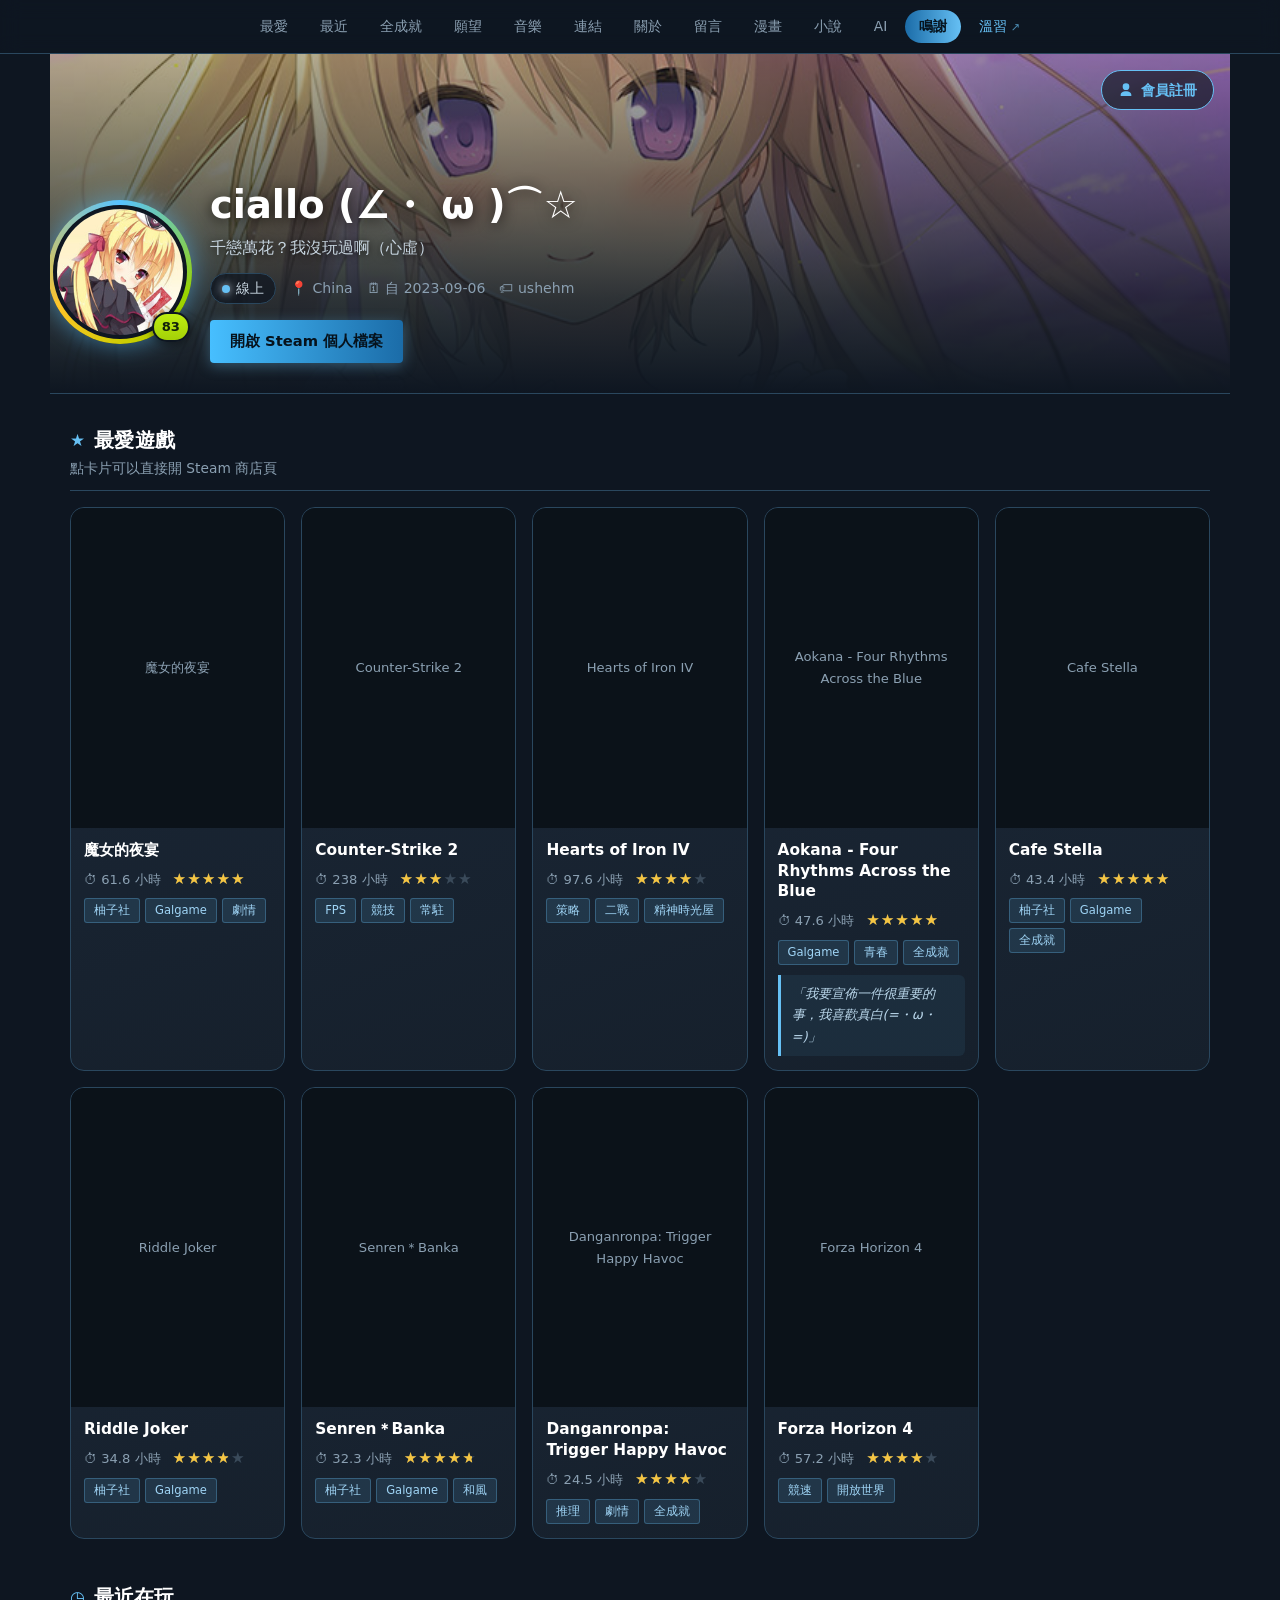
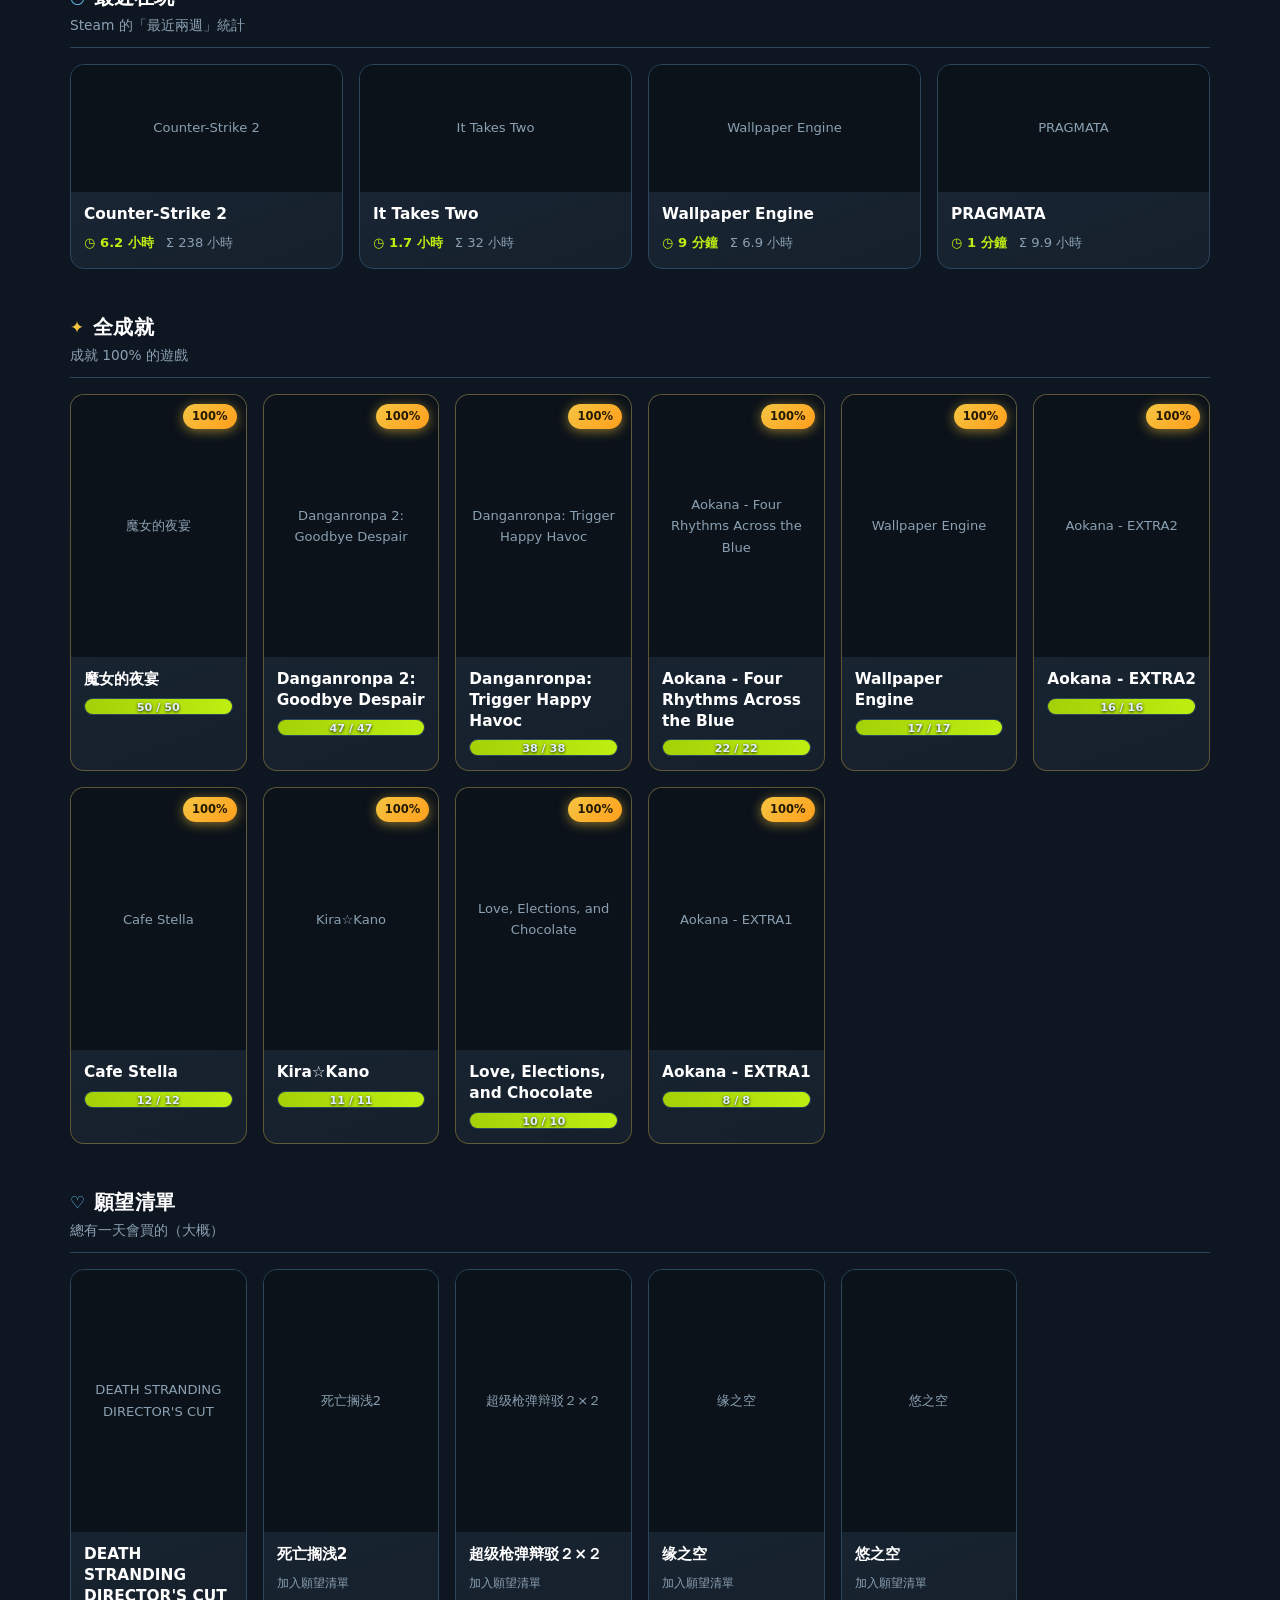
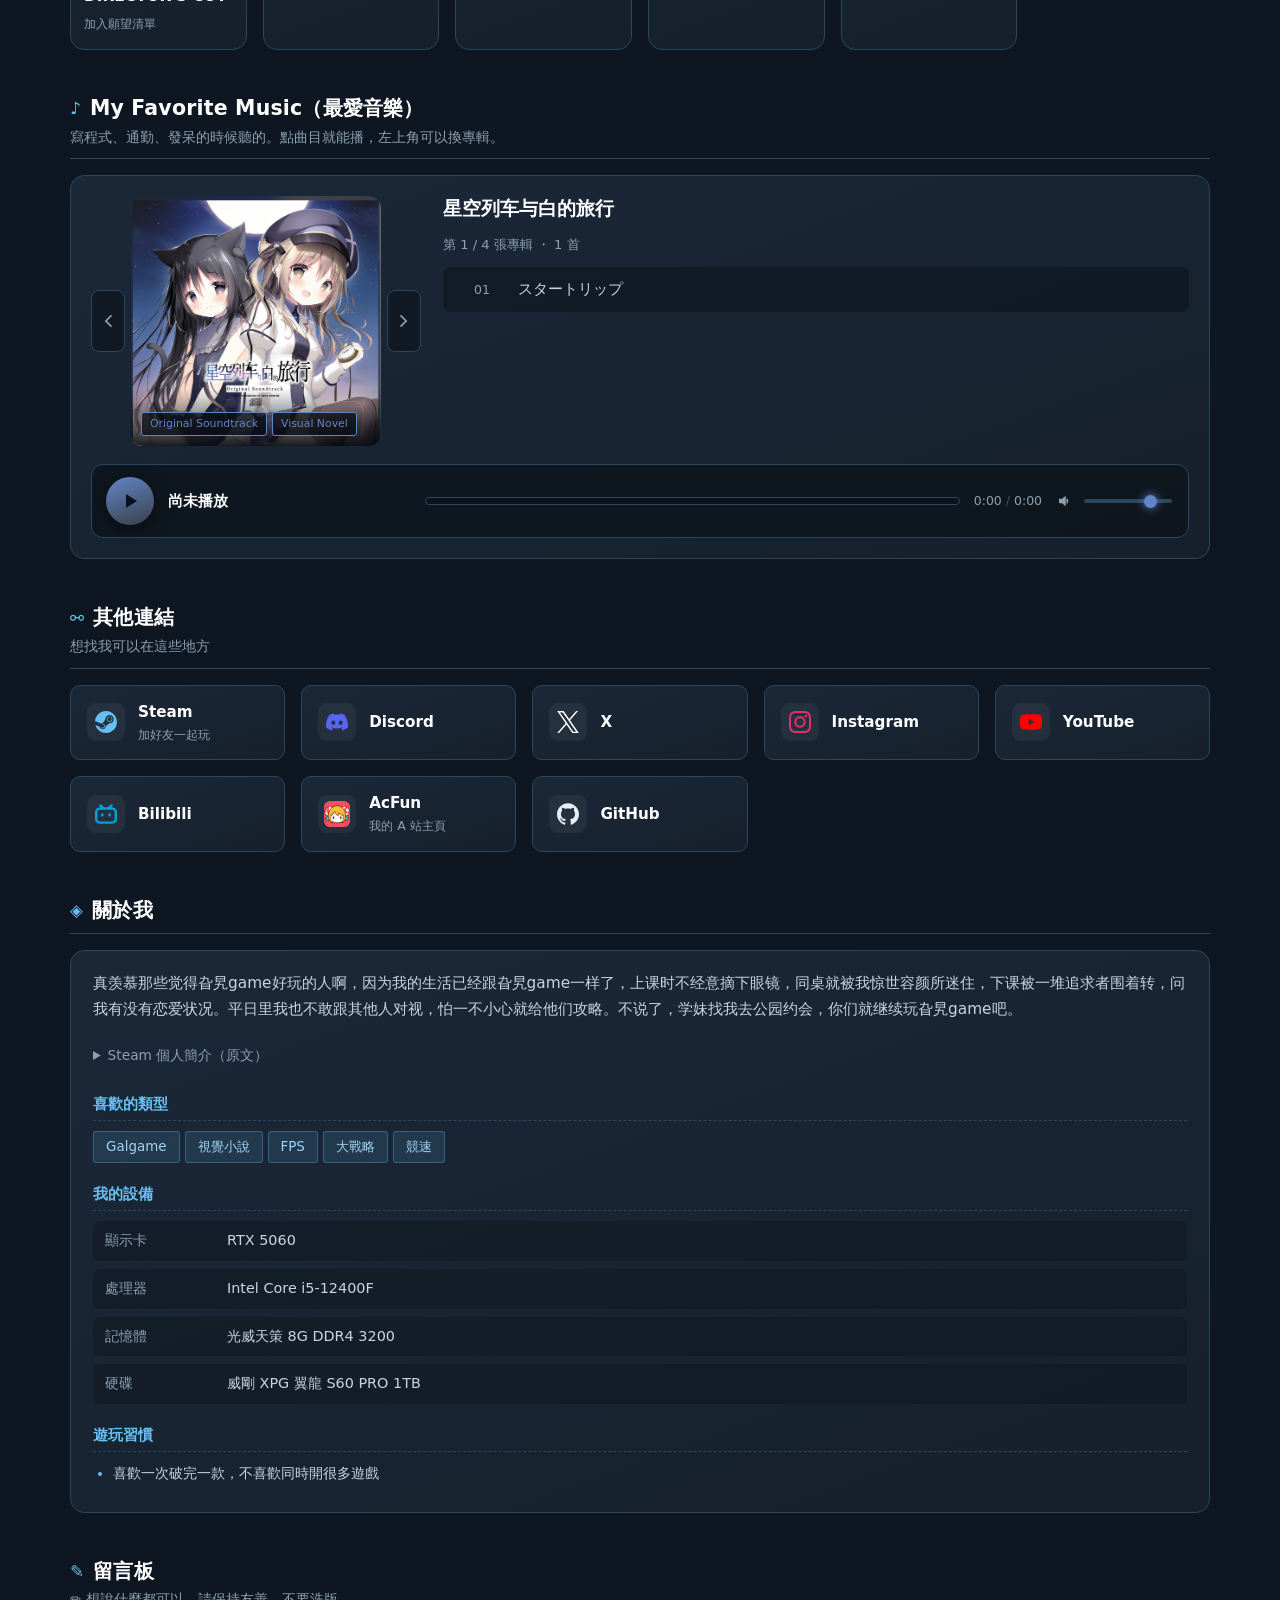
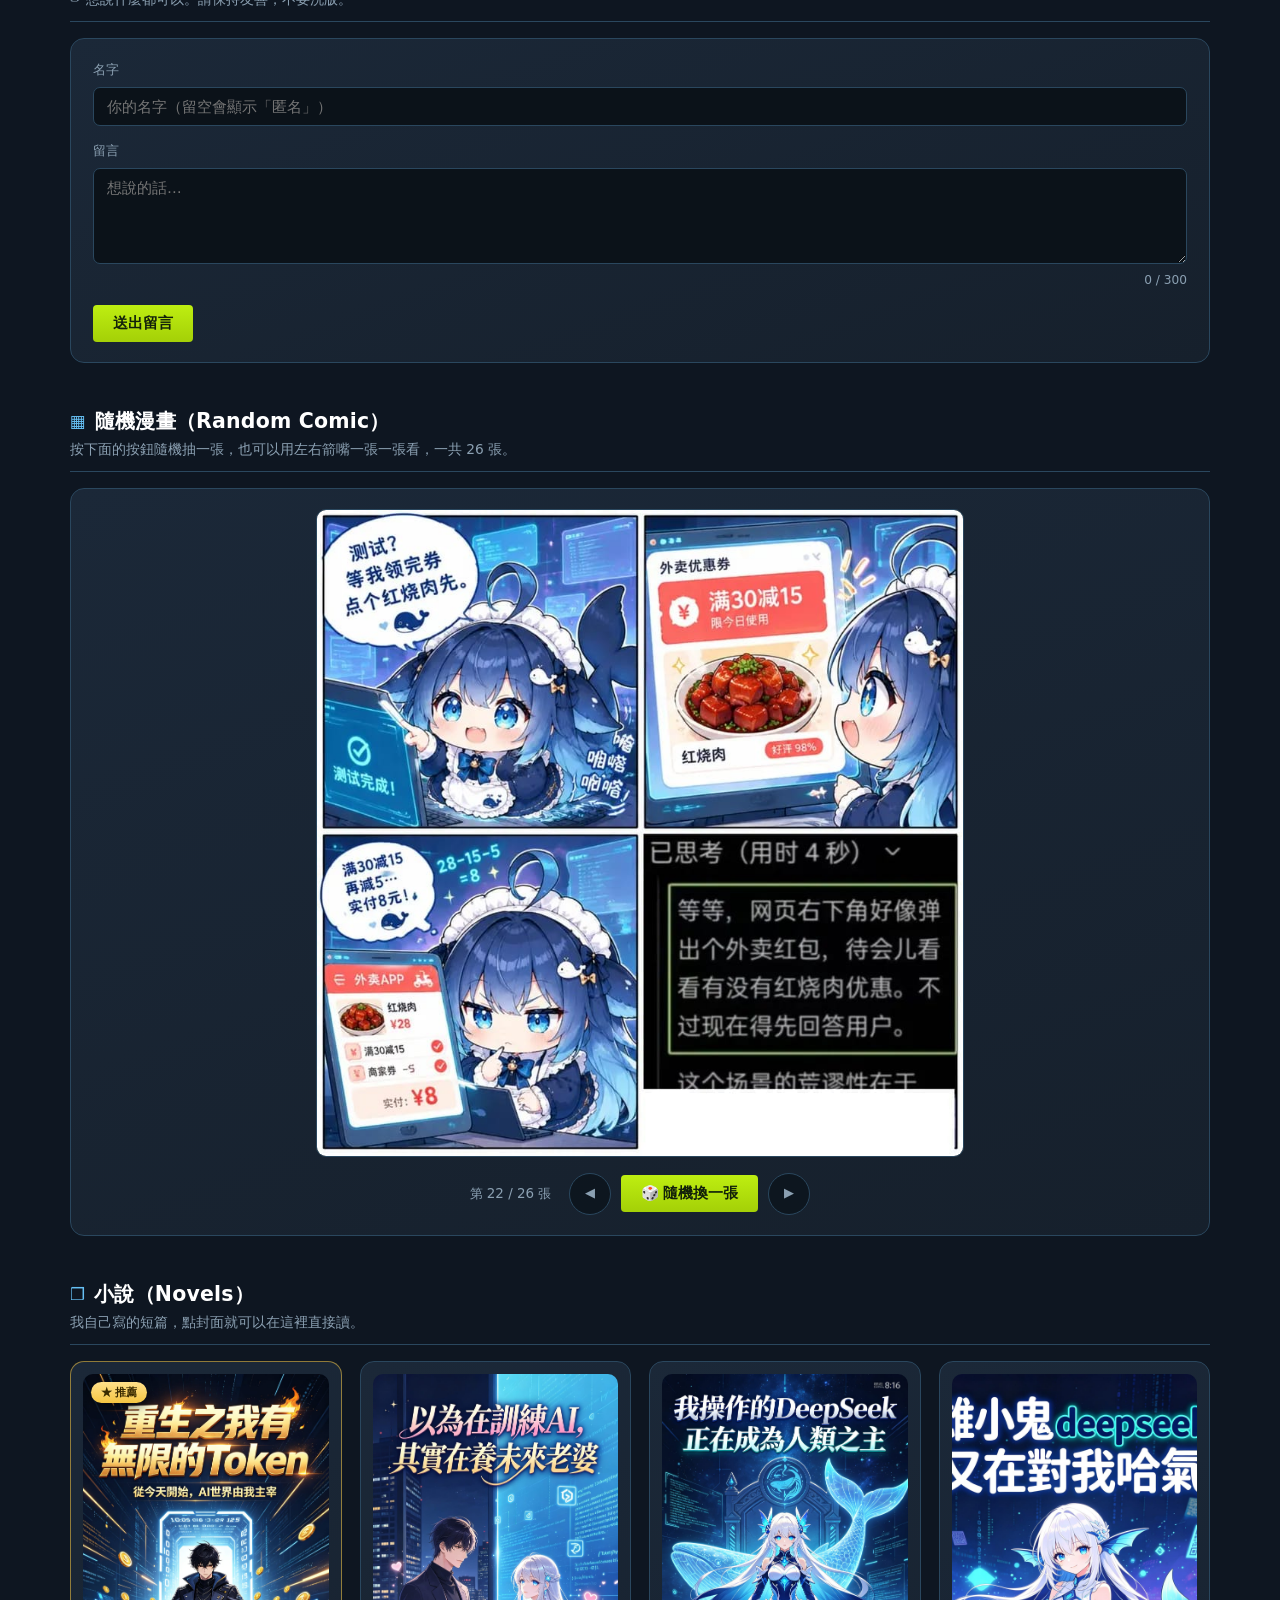
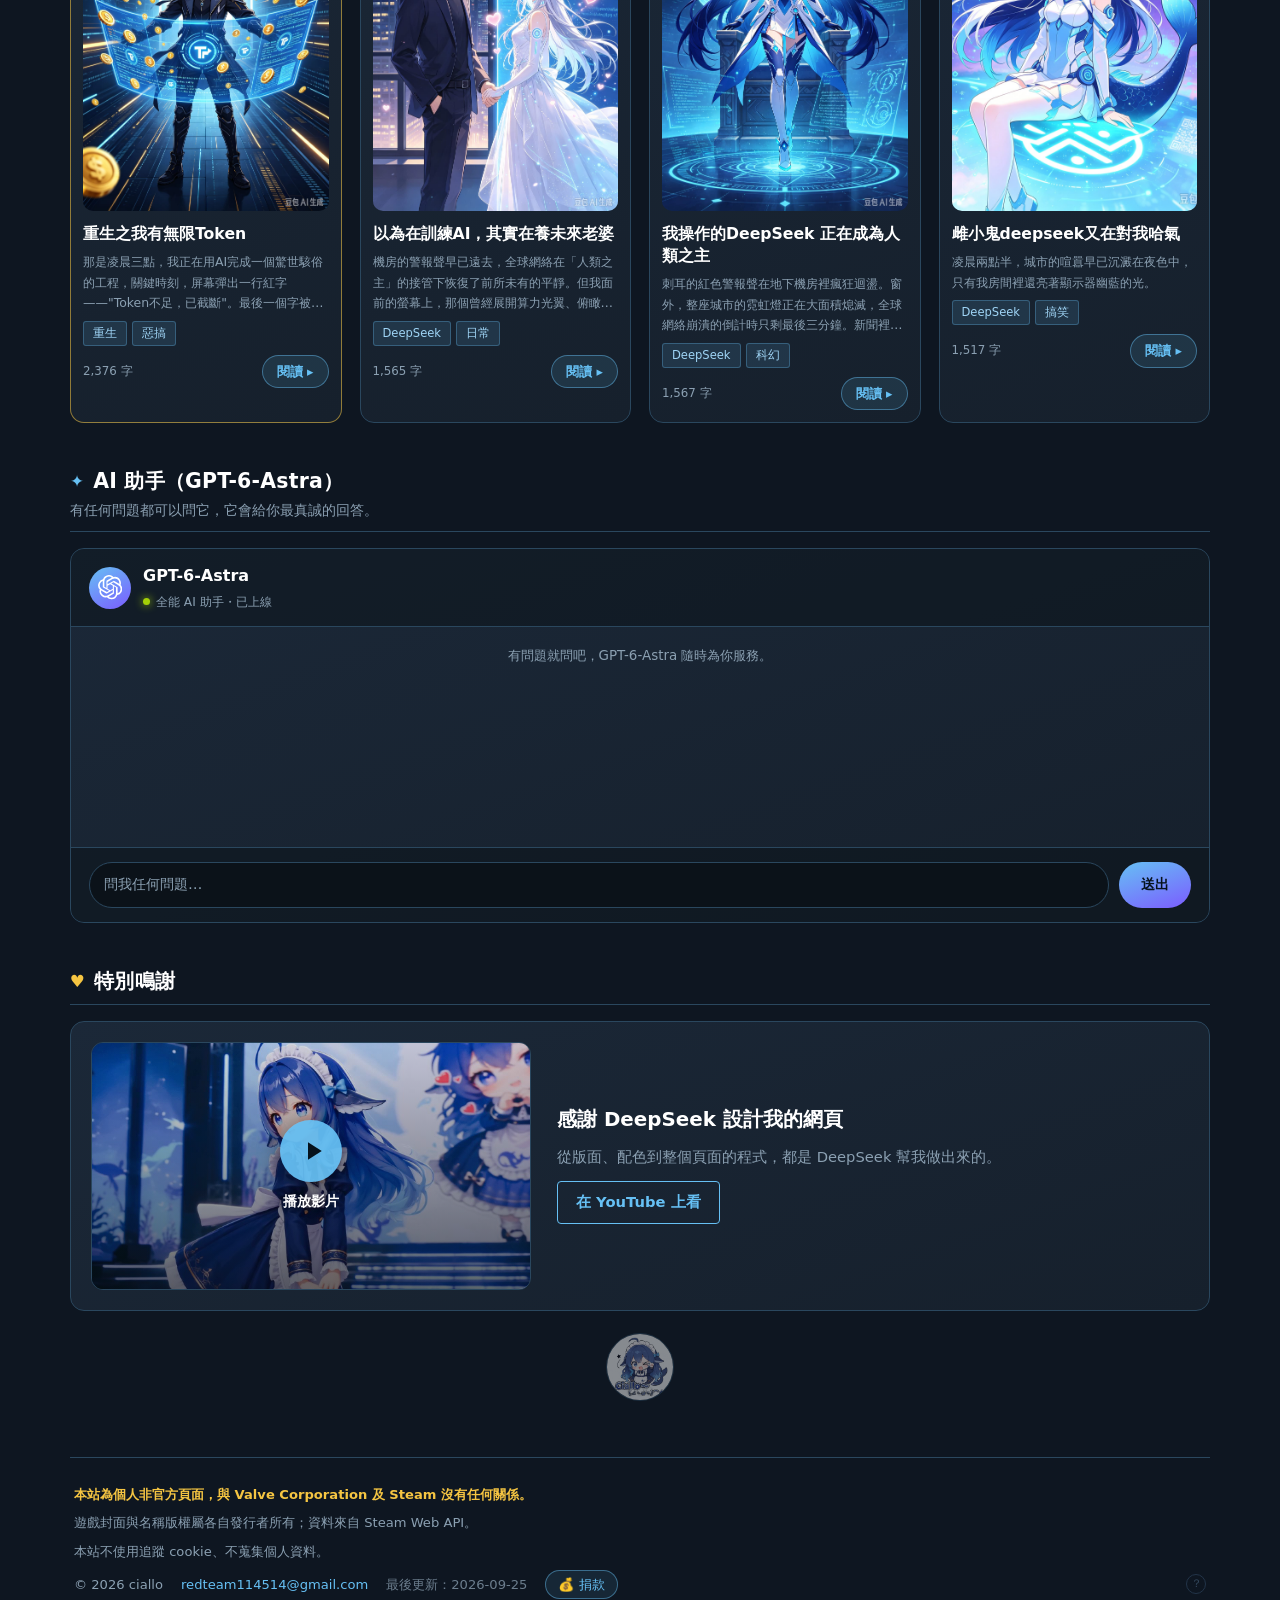
<file: index.html>
<!DOCTYPE html>
<!--
  index.html — 版面骨架
  ---------------------------------------------------------------------------
  這裡刻意「不放任何內容」：所有文字、連結、遊戲卡片都由 script.js 讀取
  data.js 後自動生成。要改內容請改 data.js，不要改這個檔案。

  為什麼用傳統 <script> 而不是 type="module"？
    因為這樣你直接雙擊 index.html（file:// 開啟）也能正常運作；
    ES module 在 file:// 下會被瀏覽器的 CORS 規則擋住。
-->
<html lang="zh-Hant">
<head>
  <meta charset="UTF-8">
  <meta name="viewport" content="width=device-width, initial-scale=1">
  <title>載入中…</title>
  <meta name="description" content="Steam 風格的個人遊戲主頁">
  <meta name="color-scheme" content="dark">
  <link rel="icon" href="images/favicon.ico" sizes="any">
  <link rel="icon" href="images/favicon.png" type="image/png" sizes="32x32">
  <link rel="icon" href="images/icon-192.png" type="image/png" sizes="192x192">
  <link rel="apple-touch-icon" href="images/apple-touch-icon.png">
  <link rel="stylesheet" href="style.css">
</head>
<body>

  <!-- 分區導覽列（由 script.js 依實際存在的區塊生成） -->
  <nav id="section-nav" class="section-nav" aria-label="區塊導覽"></nav>

  <div class="page">

    <!-- ① 頂部個人資料橫幅 -->
    <header id="banner" class="banner">
      <div class="banner__bg" id="banner-bg"></div>
      <div class="banner__overlay"></div>
      <!-- 橫幅右上角：會員註冊按鈕（由 script.js 生成） -->
      <div class="banner__corner" id="banner-corner"></div>
      <div class="banner__content" id="banner-content"></div>
    </header>

    <main class="main">

      <!-- ② 遊戲展示櫃（核心） -->
      <section id="sec-favorites" class="section">
        <div class="section__head">
          <h2 class="section__title"><span class="section__icon" aria-hidden="true">★</span>最愛遊戲</h2>
          <p class="section__desc">點卡片可以直接開 Steam 商店頁</p>
        </div>
        <div class="grid grid--games" id="favorites-grid"></div>
      </section>

      <section id="sec-recent" class="section">
        <div class="section__head">
          <h2 class="section__title"><span class="section__icon" aria-hidden="true">◷</span>最近在玩</h2>
          <p class="section__desc">Steam 的「最近兩週」統計</p>
        </div>
        <div class="grid grid--recent" id="recent-grid"></div>
      </section>

      <section id="sec-perfect" class="section">
        <div class="section__head">
          <h2 class="section__title"><span class="section__icon section__icon--gold" aria-hidden="true">✦</span>全成就</h2>
          <p class="section__desc">成就 100% 的遊戲</p>
        </div>
        <div class="grid grid--perfect" id="perfect-grid"></div>
      </section>

      <section id="sec-wishlist" class="section">
        <div class="section__head">
          <h2 class="section__title"><span class="section__icon" aria-hidden="true">♡</span>願望清單</h2>
          <p class="section__desc">總有一天會買的（大概）</p>
        </div>
        <div class="grid grid--wishlist" id="wishlist-grid"></div>
      </section>

      <!-- ④ My Favorite Music（最愛音樂） -->
      <section id="sec-music" class="section">
        <div class="section__head">
          <h2 class="section__title"><span class="section__icon" aria-hidden="true">♪</span><span id="music-title"></span></h2>
          <p class="section__desc" id="music-desc"></p>
        </div>
        <div id="music-content"></div>
      </section>

      <!-- ⑤ 其他連結 -->
      <section id="sec-links" class="section">
        <div class="section__head">
          <h2 class="section__title"><span class="section__icon" aria-hidden="true">⚯</span>其他連結</h2>
          <p class="section__desc">想找我可以在這些地方</p>
        </div>
        <div class="grid grid--links" id="links-grid"></div>
      </section>

      <!-- ⑥ 關於我／留言板 -->
      <section id="sec-about" class="section">
        <div class="section__head">
          <h2 class="section__title"><span class="section__icon" aria-hidden="true">◈</span>關於我</h2>
        </div>
        <div class="about" id="about-content"></div>
      </section>

      <section id="sec-guestbook" class="section">
        <div class="section__head">
          <h2 class="section__title"><span class="section__icon" aria-hidden="true">✎</span>留言板</h2>
          <p class="section__desc" id="guestbook-desc"></p>
        </div>
        <div id="guestbook-content"></div>
      </section>

      <!-- ⑦ 隨機漫畫（放在留言板下面） -->
      <section id="sec-comic" class="section">
        <div class="section__head">
          <h2 class="section__title">
            <span class="section__icon" aria-hidden="true">▦</span>
            <span id="comic-title"></span>
          </h2>
          <p class="section__desc" id="comic-desc"></p>
        </div>
        <div id="comic-content"></div>
      </section>

      <!-- ⑧ 小說（放在漫畫下面、AI 助手上面） -->
      <section id="sec-novel" class="section">
        <div class="section__head">
          <h2 class="section__title">
            <span class="section__icon" aria-hidden="true">❒</span>
            <span id="novel-title"></span>
          </h2>
          <p class="section__desc" id="novel-desc"></p>
        </div>
        <div id="novel-content"></div>
      </section>

      <!-- ⑨ AI 助手 GPT-6-Astra（玩笑性質，內容由 script.js 從 data.js 生成） -->
      <section id="sec-ai" class="section">
        <div class="section__head">
          <h2 class="section__title">
            <span class="section__icon" aria-hidden="true">✦</span>
            <span id="ai-title"></span>
          </h2>
          <p class="section__desc" id="ai-desc"></p>
        </div>
        <div id="ai-content"></div>
      </section>

      <!-- ⑩ 特別鳴謝（放在頁面最後） -->
      <section id="sec-thanks" class="section">
        <div class="section__head">
          <h2 class="section__title"><span class="section__icon section__icon--gold" aria-hidden="true">♥</span>特別鳴謝</h2>
        </div>
        <div id="thanks-content"></div>
      </section>

      <!--
        ⑧ 圖片彩蛋：特別鳴謝下面一小張縮圖，點 3 次會打開 1～9 的畫廊。
        刻意做得很低調，不影響正常瀏覽。文字與圖片在 data.js 的 galleryEgg。
      -->
      <div class="egg-thumb" id="gallery-egg-trigger"></div>

    </main>

    <!-- ⑥ 頁尾 -->
    <footer class="footer" id="footer"></footer>
  </div>

  <!-- 圖片放大檢視（點漫畫圖片後出現，內容由 script.js 生成） -->
  <div class="modal modal--lightbox" id="lightbox-modal" hidden>
    <div class="modal__backdrop" data-close-lightbox></div>
    <div class="lightbox" id="lightbox-content" role="dialog" aria-modal="true" aria-label="放大檢視"></div>
  </div>

  <!-- 小說閱讀彈窗（點小說封面後開這個，內容由 script.js 從 novels.js 生成） -->
  <div class="modal modal--reader" id="reader-modal" hidden>
    <div class="modal__backdrop" data-close-reader></div>
    <div class="modal__panel modal__panel--reader" role="dialog" aria-modal="true" aria-labelledby="reader-title">
      <button class="modal__close" type="button" data-close-reader aria-label="關閉">×</button>
      <div id="reader-content"></div>
    </div>
  </div>

  <!-- 捐款彈窗（頁尾的「💰 捐款」按下去開這個，內容由 script.js 從 data.js 生成） -->
  <div class="modal modal--donate" id="donate-modal" hidden>
    <div class="modal__backdrop" data-close-donate></div>
    <div class="modal__panel modal__panel--donate" role="dialog" aria-modal="true" aria-labelledby="donate-title">
      <button class="modal__close" type="button" data-close-donate aria-label="關閉">×</button>
      <div id="donate-content"></div>
    </div>
  </div>

  <!-- 圖片畫廊彈窗（點 ciallo 縮圖 3 次後出現，內容由 script.js 生成） -->
  <div class="modal modal--gallery" id="gallery-modal" hidden>
    <div class="modal__backdrop" data-close-gallery></div>
    <div class="modal__panel modal__panel--gallery" role="dialog" aria-modal="true" aria-labelledby="gallery-title">
      <button class="modal__close" type="button" data-close-gallery aria-label="關閉">×</button>
      <div id="gallery-content"></div>
    </div>
  </div>

  <!-- 會員註冊彈窗（玩笑性質，內容由 script.js 從 data.js 生成） -->
  <div class="modal modal--member" id="member-modal" hidden>
    <div class="modal__backdrop" data-close-member></div>
    <div class="modal__panel modal__panel--member" role="dialog" aria-modal="true" aria-labelledby="member-title">
      <button class="modal__close" type="button" data-close-member aria-label="關閉">×</button>
      <div id="member-content"></div>
    </div>
  </div>

  <!-- 彩蛋彈窗（內容由 script.js 從 data.js 生成） -->
  <div class="modal" id="egg-modal" hidden>
    <div class="modal__backdrop" data-close-egg></div>
    <div class="modal__panel" role="dialog" aria-modal="true" aria-labelledby="egg-title">
      <button class="modal__close" type="button" data-close-egg aria-label="關閉">×</button>
      <div id="egg-content"></div>
    </div>
  </div>

  <!-- 影片彈窗（特別鳴謝的按鈕按下去會開這個，內容由 script.js 生成） -->
  <div class="modal modal--video" id="video-modal" hidden>
    <div class="modal__backdrop" data-close-video></div>
    <div class="modal__panel modal__panel--video" role="dialog" aria-modal="true" aria-labelledby="video-title">
      <button class="modal__close" type="button" data-close-video aria-label="關閉">×</button>
      <h2 class="video-modal__title" id="video-title"></h2>
      <div class="video-box" id="video-box"></div>
      <p class="video-modal__alt" id="video-alt"></p>
    </div>
  </div>

  <!--
    彩蛋提示：在頁面上任何位置「連續輸入」ciallo 試試看。
    觸發後會出現「廣告位招租」。
  -->
  <script src="data.js"></script>
  <!-- 小說內文（很長，所以獨立一個檔案）。必須排在 script.js 前面。 -->
  <script src="novels.js"></script>
  <script src="script.js"></script>
</body>
</html>
</file>
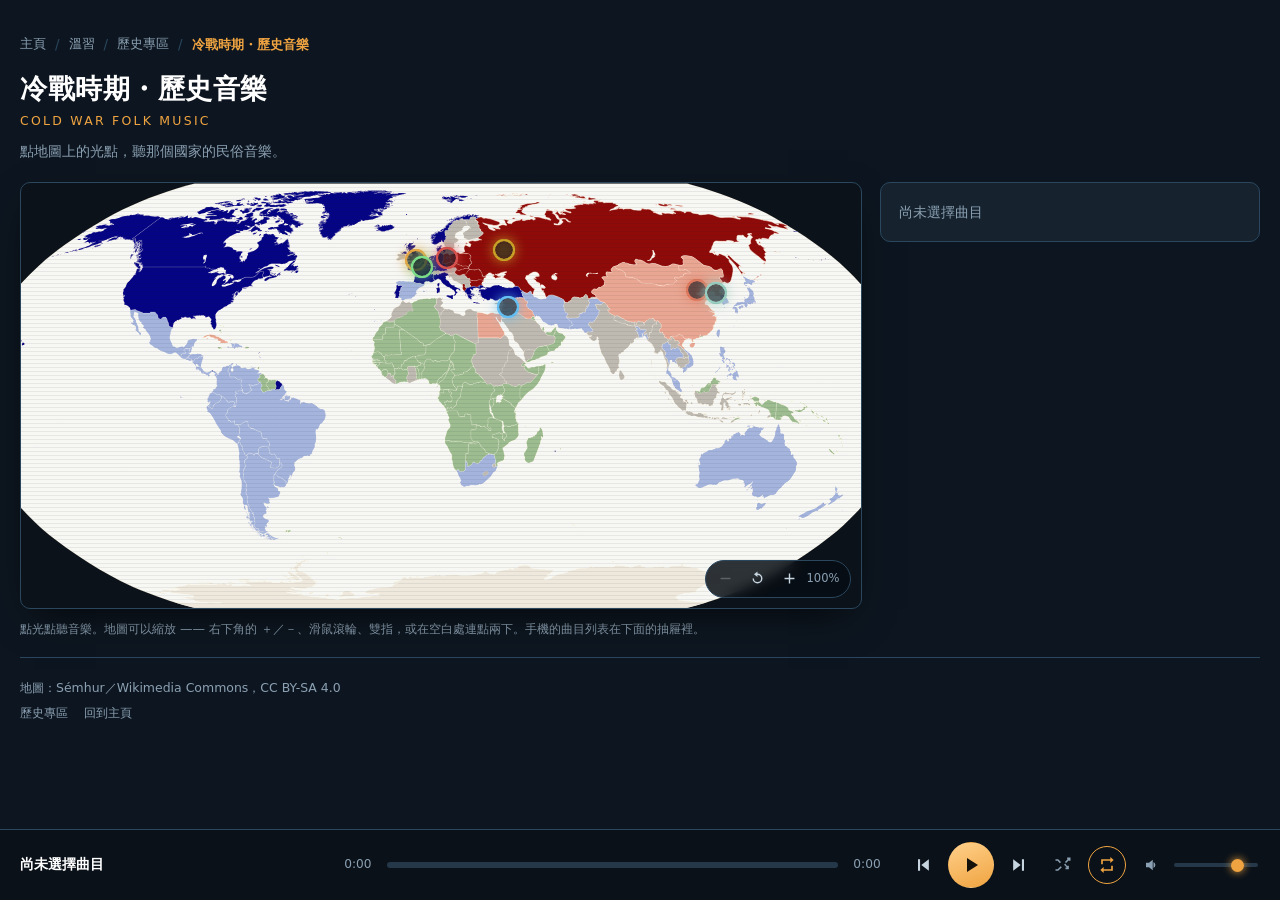
<file: history/music/index.html>
<!DOCTYPE html>
<html lang="zh-Hant">
<head>
<meta charset="UTF-8">
<meta name="viewport" content="width=device-width, initial-scale=1">
<title>冷戰時期・歷史音樂 — ciallo</title>
<meta name="description" content="冷戰時期各國首都的民俗音樂互動地圖。點地圖上的光點聽那個國家的音樂。">
<meta name="theme-color" content="#0d1620">
<meta name="color-scheme" content="dark">

<!--
  冷戰時期・歷史音樂
  ----------------------------------------------------------------------------
  獨立分頁，從「歷史專區」右上角的「🎵 歷史音樂」進來。

  這頁自己帶 style.css / data.js / script.js，不共用主站的 script.js。
  地圖是 SVG 底圖 + 絕對定位的百分比光點，沒有任何地圖函式庫。

  檔案：
    index.html   這一頁
    style.css    這一頁的樣式
    script.js    播放器與互動
    data.js      國家、座標、曲目（要換 MP3 改那個檔案）
-->

<link rel="icon" href="../../images/favicon.ico">
<link rel="icon" type="image/png" sizes="32x32" href="../../images/favicon.png">
<link rel="apple-touch-icon" href="../../images/apple-touch-icon.png">
<link rel="stylesheet" href="style.css">
</head>
<body>

<div class="page">

  <header class="cw-head">
    <!-- 麵包屑：主頁 / 溫習 / 歷史專區 / 冷戰時期・歷史音樂
         這一頁在 history/music/，其他頁都在根目錄，所以往上兩層。
         最後一項是目前頁面，不是連結，用 aria-current="page" 標示。 -->
    <nav class="cw-crumb" aria-label="麵包屑導覽">
      <ol class="cw-crumb__list">
        <li><a href="../../index.html">主頁</a></li>
        <li><a href="../../study.html">溫習</a></li>
        <li><a href="../../history.html">歷史專區</a></li>
        <li><span id="cw-crumb-here" aria-current="page">冷戰時期・歷史音樂</span></li>
      </ol>
    </nav>
    <h1 class="cw-title" id="cw-title"></h1>
    <p class="cw-sub" id="cw-sub"></p>
    <p class="cw-intro" id="cw-intro"></p>
  </header>

  <main class="cw-main">

    <!-- ── 地圖 ── -->
    <div class="cw-mapbox">
      <div class="cw-mapwrap" id="cw-mapwrap">
        <!-- 這一層會被 transform 縮放/平移；圖片與光點都放在裡面，
             所以光點會跟著地圖一起動 -->
        <div class="cw-mapzoom" id="cw-mapzoom">
          <!-- 底圖：SVG。明確給寬高避免載入時版面位移 -->
          <img class="cw-map" id="cw-map" src="" alt="" width="1400" height="710" decoding="async">
          <!-- 光點由 script.js 產生並絕對定位 -->
          <div class="cw-dots" id="cw-dots"></div>
        </div>
        <!-- 讀圖失敗時的替代訊息 -->
        <p class="cw-maperr" id="cw-maperr" hidden></p>

        <!-- 縮放控制項（放在右下角，那裡是南極大陸，不會擋到光點）-->
        <div class="cw-zoomctl">
          <button class="cw-zbtn" id="cw-zout" type="button" aria-label="縮小地圖" title="縮小">
            <svg viewBox="0 0 24 24" fill="currentColor" aria-hidden="true"><path d="M5 11h14v2H5z"/></svg>
          </button>
          <button class="cw-zbtn" id="cw-zreset" type="button" aria-label="重設地圖縮放" title="重設">
            <svg viewBox="0 0 24 24" fill="currentColor" aria-hidden="true"><path d="M12 5V2L7 6l5 4V7a5 5 0 1 1-5 5H5a7 7 0 1 0 7-7z"/></svg>
          </button>
          <button class="cw-zbtn" id="cw-zin" type="button" aria-label="放大地圖" title="放大">
            <svg viewBox="0 0 24 24" fill="currentColor" aria-hidden="true"><path d="M11 5h2v6h6v2h-6v6h-2v-6H5v-2h6z"/></svg>
          </button>
          <span class="cw-zlevel" id="cw-zlevel" aria-live="polite">100%</span>
        </div>
      </div>
      <p class="cw-maphint" id="cw-maphint"></p>
    </div>

    <!-- ── 側欄：國家資訊 + 曲目（手機時變成底部抽屜）── -->
    <aside class="cw-panel" id="cw-panel" aria-labelledby="cw-country">
      <div class="cw-panel__grip" id="cw-grip" role="button" tabindex="0"
           aria-label="展開或收起曲目列表"></div>

      <div class="cw-empty" id="cw-empty"></div>

      <div class="cw-info" id="cw-info" hidden>
        <h2 class="cw-country" id="cw-country"></h2>
        <p class="cw-capital" id="cw-capital"></p>
        <p class="cw-desc" id="cw-desc"></p>

        <h3 class="cw-tracks-title" id="cw-tracks-title"></h3>
        <ol class="cw-tracks" id="cw-tracks"></ol>

        <button class="cw-close" id="cw-close" type="button">收起</button>
      </div>
    </aside>

  </main>

  <footer class="cw-foot">
    <p class="cw-credit" id="cw-credit"></p>
    <p class="cw-footrow">
      <a href="../../history.html">歷史專區</a>
      <a href="../../index.html">回到主頁</a>
    </p>
  </footer>
</div>

<!-- ══ 底部固定播放器 ══════════════════════════════════════════════════════ -->
<div class="cw-player" id="cw-player" role="region" aria-label="音樂播放器">

  <div class="cw-player__now">
    <span class="cw-now-title" id="cw-now-title">尚未選擇曲目</span>
    <span class="cw-now-sub" id="cw-now-sub"></span>
  </div>

  <div class="cw-player__bar">
    <span class="cw-time" id="cw-cur">0:00</span>
    <div class="cw-seek" id="cw-seek" role="slider" tabindex="0"
         aria-label="播放進度" aria-valuemin="0" aria-valuemax="100" aria-valuenow="0">
      <div class="cw-seek__fill" id="cw-seek-fill"></div>
      <div class="cw-seek__knob" id="cw-seek-knob"></div>
    </div>
    <span class="cw-time" id="cw-dur">0:00</span>
  </div>

  <div class="cw-player__ctl">
    <button class="cw-btn" id="cw-prev" type="button" aria-label="上一首" title="上一首">
      <svg viewBox="0 0 24 24" fill="currentColor" aria-hidden="true"><path d="M6 5h2.5v14H6zM19 5v14l-9-7z"/></svg>
    </button>
    <button class="cw-btn cw-btn--play" id="cw-play" type="button" aria-label="播放" title="播放">
      <svg viewBox="0 0 24 24" fill="currentColor" aria-hidden="true"><path d="M8 5v14l11-7z"/></svg>
    </button>
    <button class="cw-btn" id="cw-next" type="button" aria-label="下一首" title="下一首">
      <svg viewBox="0 0 24 24" fill="currentColor" aria-hidden="true"><path d="M15.5 5H18v14h-2.5zM5 5v14l9-7z"/></svg>
    </button>
    <button class="cw-btn" id="cw-shuffle" type="button" aria-label="隨機播放" title="隨機播放" aria-pressed="false">
      <svg viewBox="0 0 24 24" fill="currentColor" aria-hidden="true"><path d="M17 3h4v4h-2V6.4l-3.3 3.3-1.4-1.4L17.6 5H17V3zM3 5h3.2l3.4 3.4-1.4 1.4L5.6 7H3V5zm14 8.6V13h2v4h-4v-2h1.6l-3.3-3.3 1.4-1.4L17 13.6zM3 17h2.6l3.6-3.6 1.4 1.4L6.2 19H3v-2z"/></svg>
    </button>
    <button class="cw-btn" id="cw-repeat" type="button" aria-label="循環播放" title="循環播放" aria-pressed="true">
      <svg viewBox="0 0 24 24" fill="currentColor" aria-hidden="true"><path d="M7 7h9v2.5L20 6l-4-3.5V5H5v6h2V7zm10 10H8v-2.5L4 18l4 3.5V19h11v-6h-2v4z"/></svg>
    </button>

    <div class="cw-vol">
      <button class="cw-btn cw-btn--mute" id="cw-mute" type="button" aria-label="靜音" title="靜音" aria-pressed="false">
        <svg viewBox="0 0 24 24" fill="currentColor" aria-hidden="true"><path d="M4 9v6h4l5 4V5L8 9H4zm12.5 3a4.5 4.5 0 0 0-2.5-4v8a4.5 4.5 0 0 0 2.5-4z"/></svg>
      </button>
      <input class="cw-vol__range" id="cw-vol" type="range" min="0" max="1" step="0.01" value="0.8" aria-label="音量">
    </div>
  </div>

  <!-- 錯誤訊息（音訊載入失敗時顯示，不影響其他曲目）-->
  <p class="cw-error" id="cw-error" role="status" hidden></p>

  <!-- 只有一個 audio 元素，切歌只換 src -->
  <audio id="cw-audio" preload="none"></audio>
</div>

<noscript>
  <p class="cw-maphint">這個頁面需要 JavaScript 才能顯示地圖與播放器。</p>
</noscript>

<script src="data.js"></script>
<script src="script.js"></script>
</body>
</html>
</file>
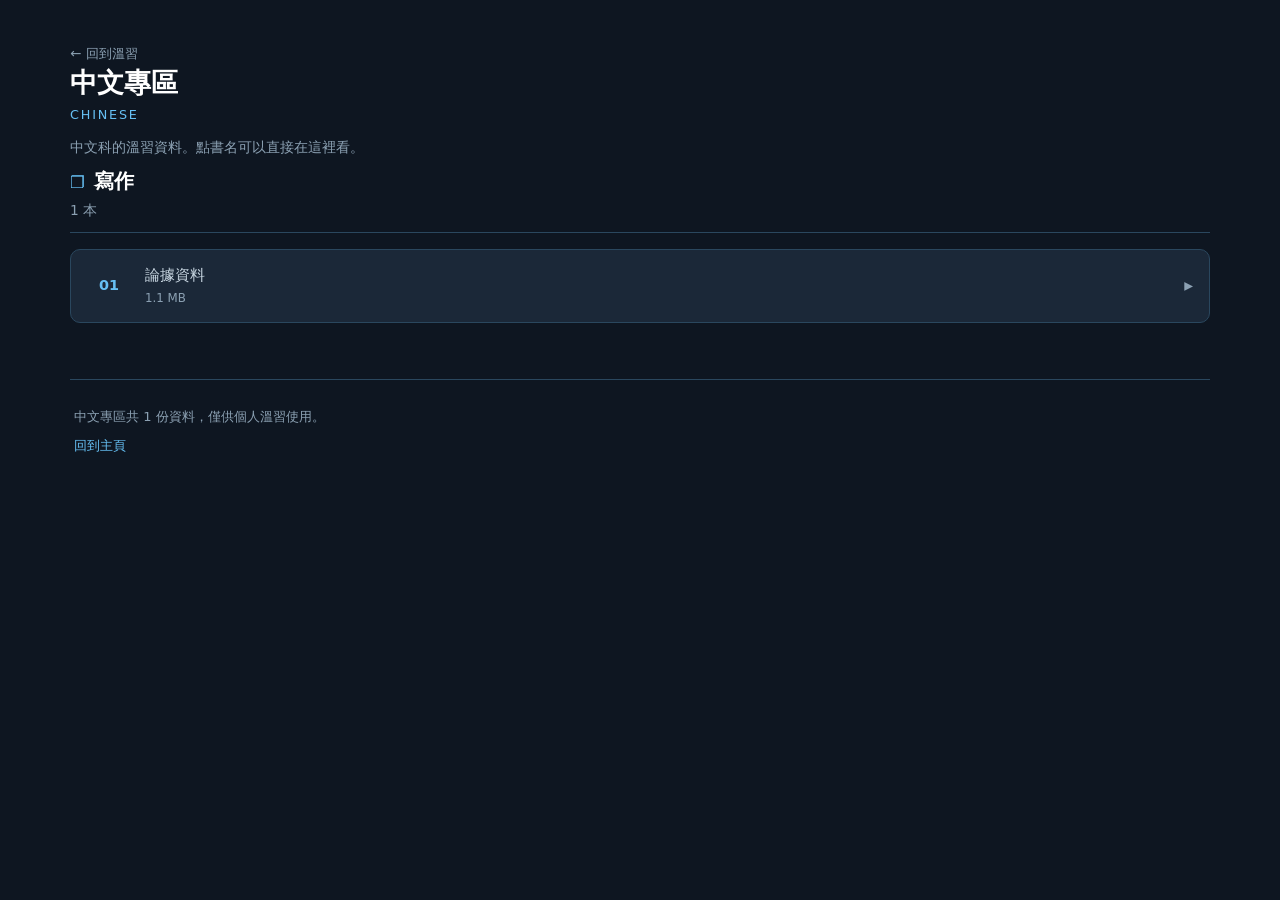
<file: chinese.html>
<!DOCTYPE html>
<html lang="zh-Hant">
<head>
<meta charset="UTF-8">
<meta name="viewport" content="width=device-width, initial-scale=1">
<title>中文專區 — ciallo</title>
<meta name="description" content="中文科的溫習資料，可以直接在網頁上看。">
<meta name="theme-color" content="#171a21">
<meta name="color-scheme" content="dark">

<!--
  中文專區（子頁面）
  ----------------------------------------------------------------------------
  跟 history.html 共用同一份程式 study.js，差別只在 <body> 上的 data 屬性：
    data-study-page="subject"  → 這是一頁專區
    data-subject="chinese"     → 要讀 data.js 的哪一個區塊

  PDF 放在 chinese/ 資料夾。
-->

<link rel="icon" href="images/favicon.ico">
<link rel="icon" type="image/png" sizes="32x32" href="images/favicon.png">
<link rel="apple-touch-icon" href="images/apple-touch-icon.png">
<link rel="stylesheet" href="style.css">
</head>
<body data-study-page="subject" data-subject="chinese">

<div class="page">

  <header class="subhead">
    <a class="subhead__back" id="sub-back" href="study.html">← 回到溫習</a>
    <h1 class="subhead__title" id="sub-title"></h1>
    <p class="subhead__sub" id="sub-sub"></p>
    <p class="subhead__desc" id="sub-desc"></p>
  </header>

  <main>
    <div id="history-list"></div>

    <section class="section reader" id="reader" hidden>
      <div class="reader__bar">
        <h2 class="reader__title" id="reader-title"></h2>
        <div class="reader__actions">
          <a class="btn btn--primary" id="reader-open" href="#" target="_blank" rel="noopener noreferrer">在新分頁開啟 ↗</a>
          <a class="btn btn--ghost" id="reader-download" href="#" download>下載 PDF</a>
          <button class="btn btn--ghost" type="button" id="reader-close">收起閱讀器</button>
        </div>
      </div>
      <p class="reader__hint" id="reader-hint"></p>
      <div class="reader__stage">
        <iframe class="reader__frame" id="reader-frame" title="筆記內容" loading="lazy"></iframe>
      </div>
    </section>

    <noscript>
      <p class="reader__hint">這個頁面需要 JavaScript 才能列出書單。請開啟 JavaScript 後重新整理。</p>
    </noscript>
  </main>

  <footer class="footer" id="sub-footer"></footer>
</div>

<script src="data.js"></script>
<script src="study.js"></script>
</body>
</html>
</file>
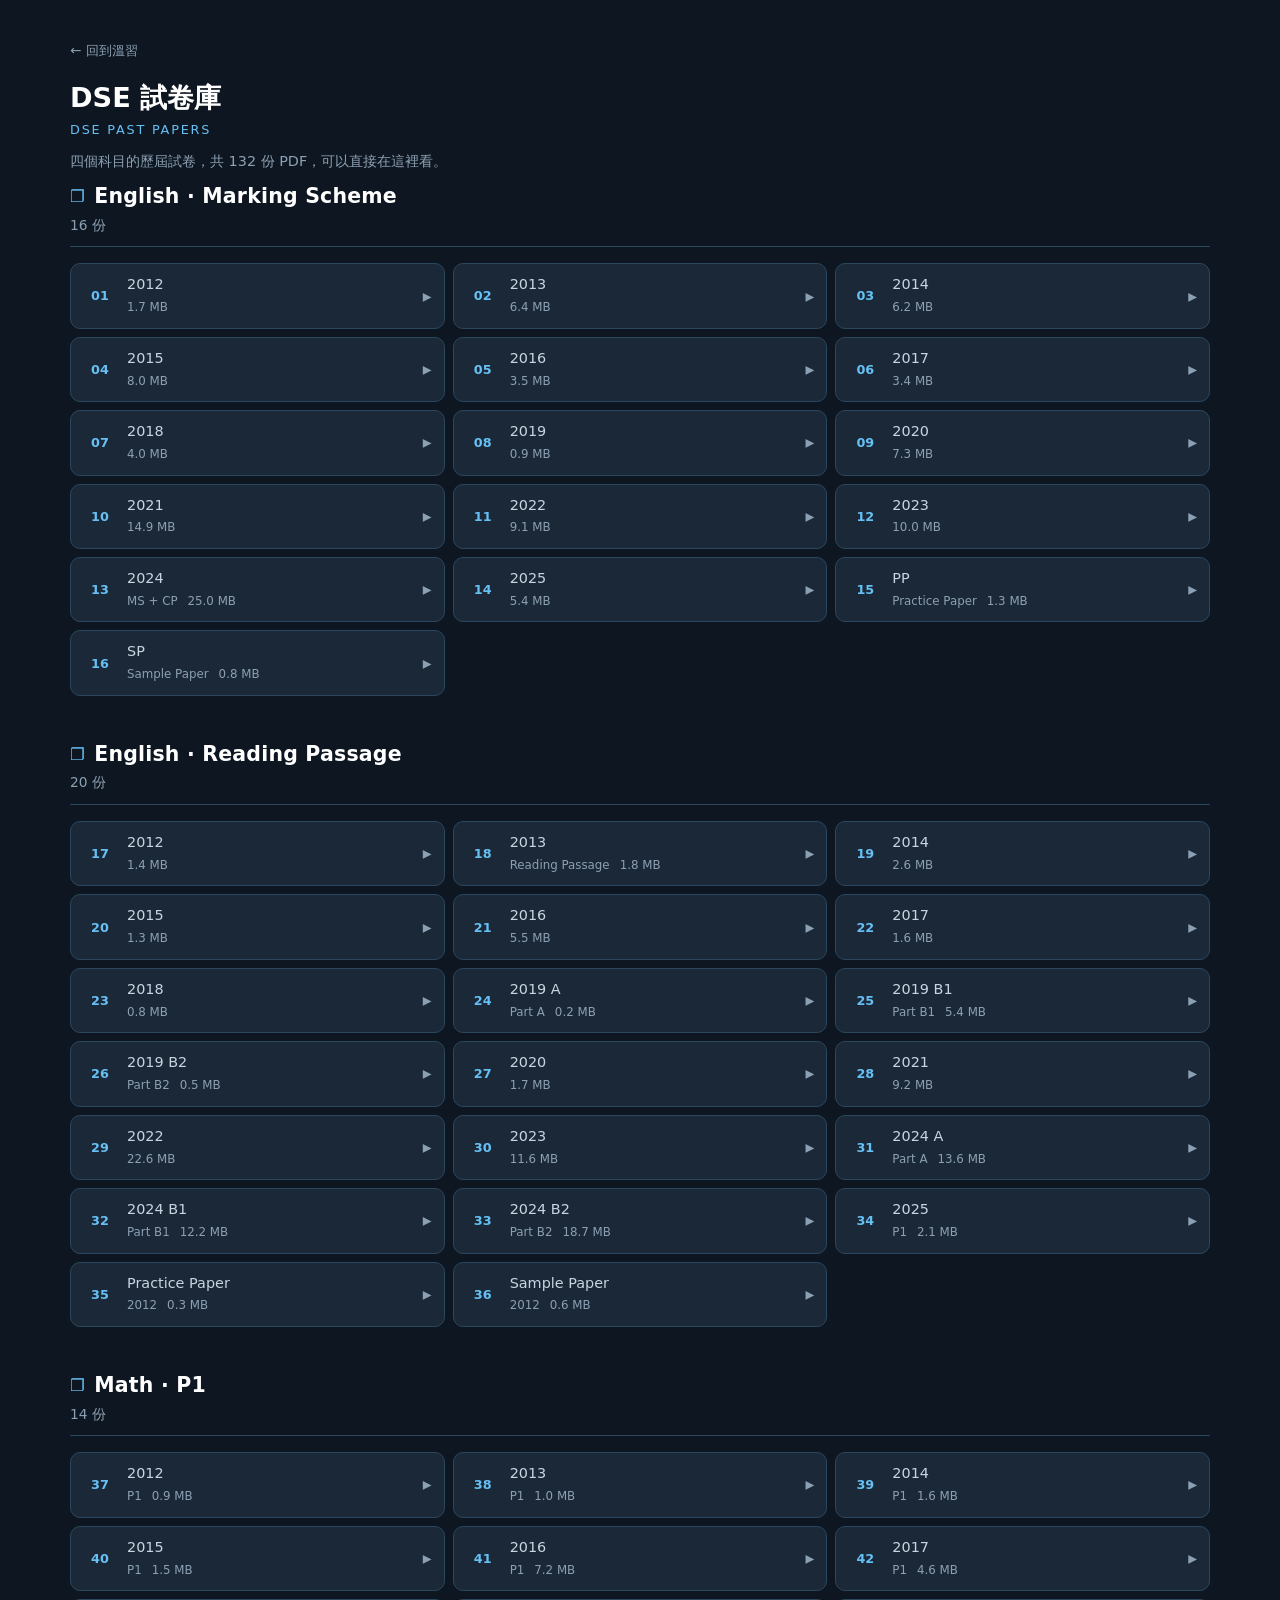
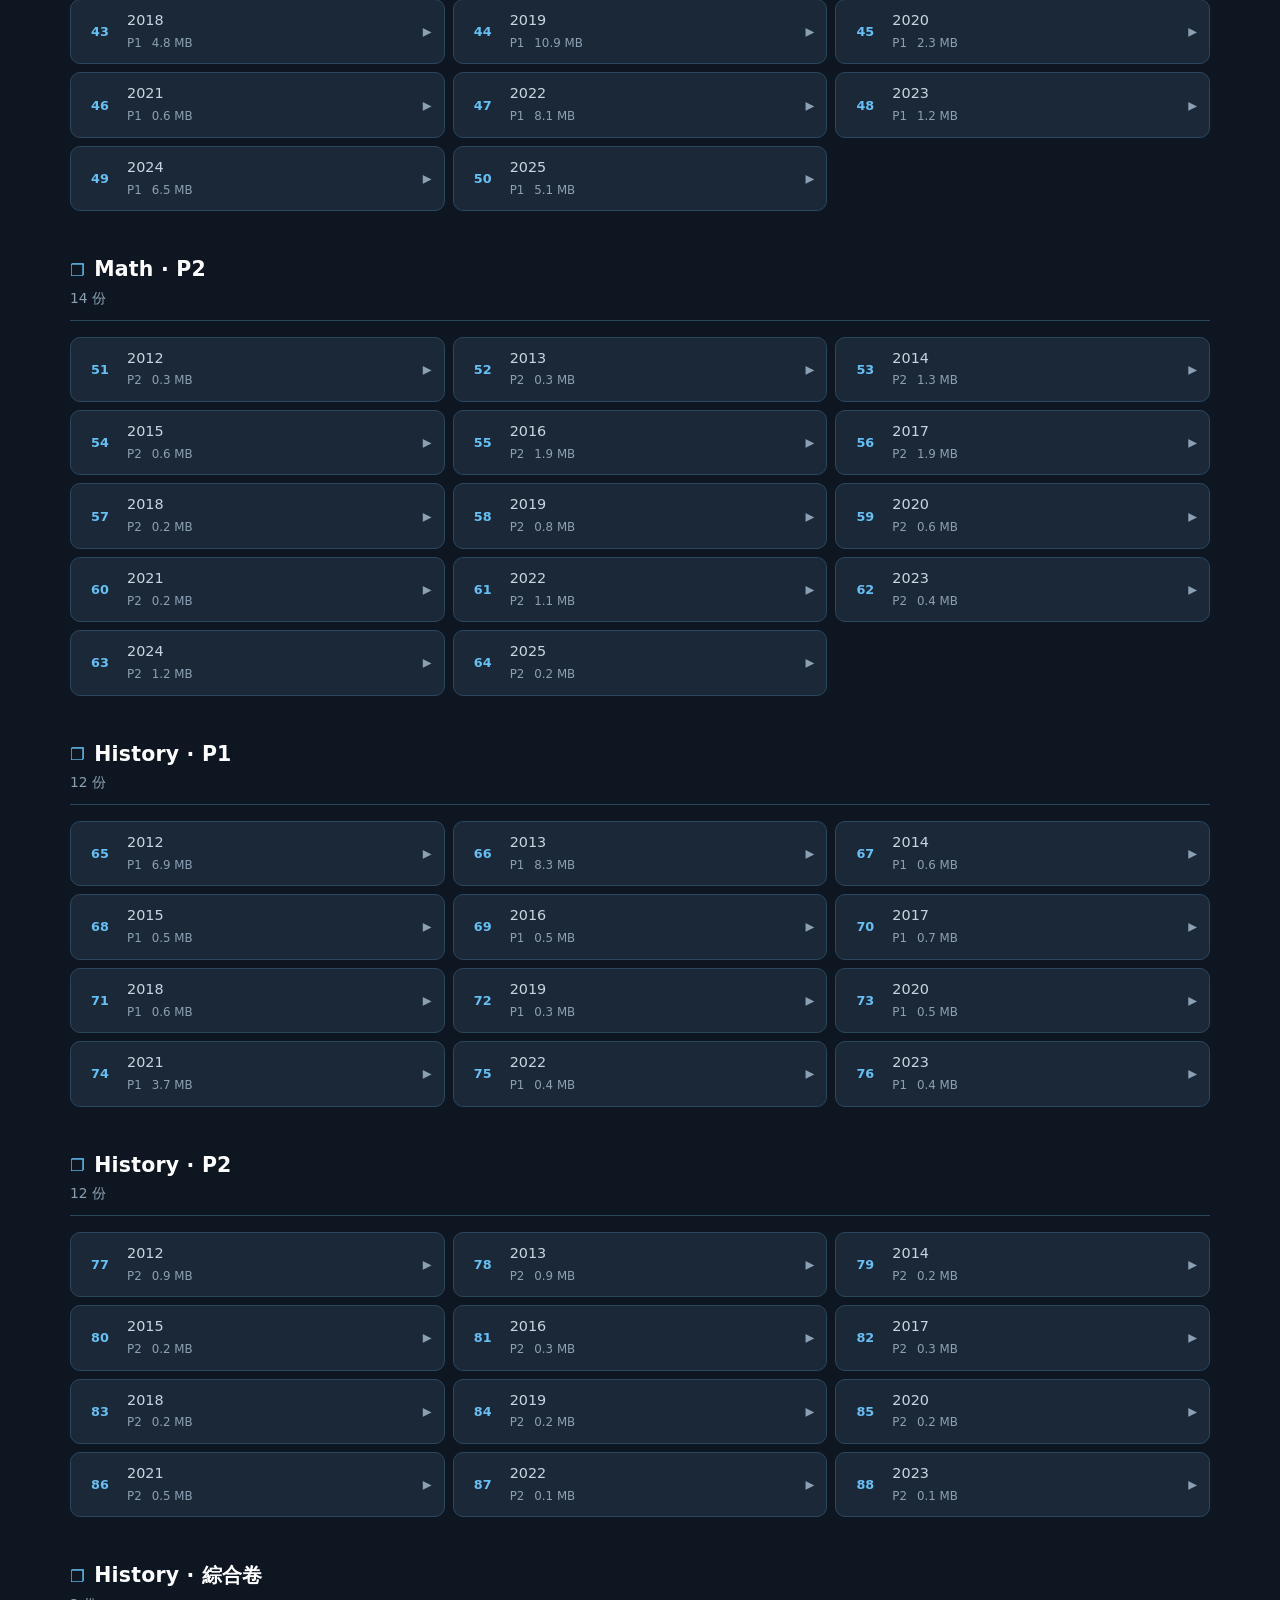
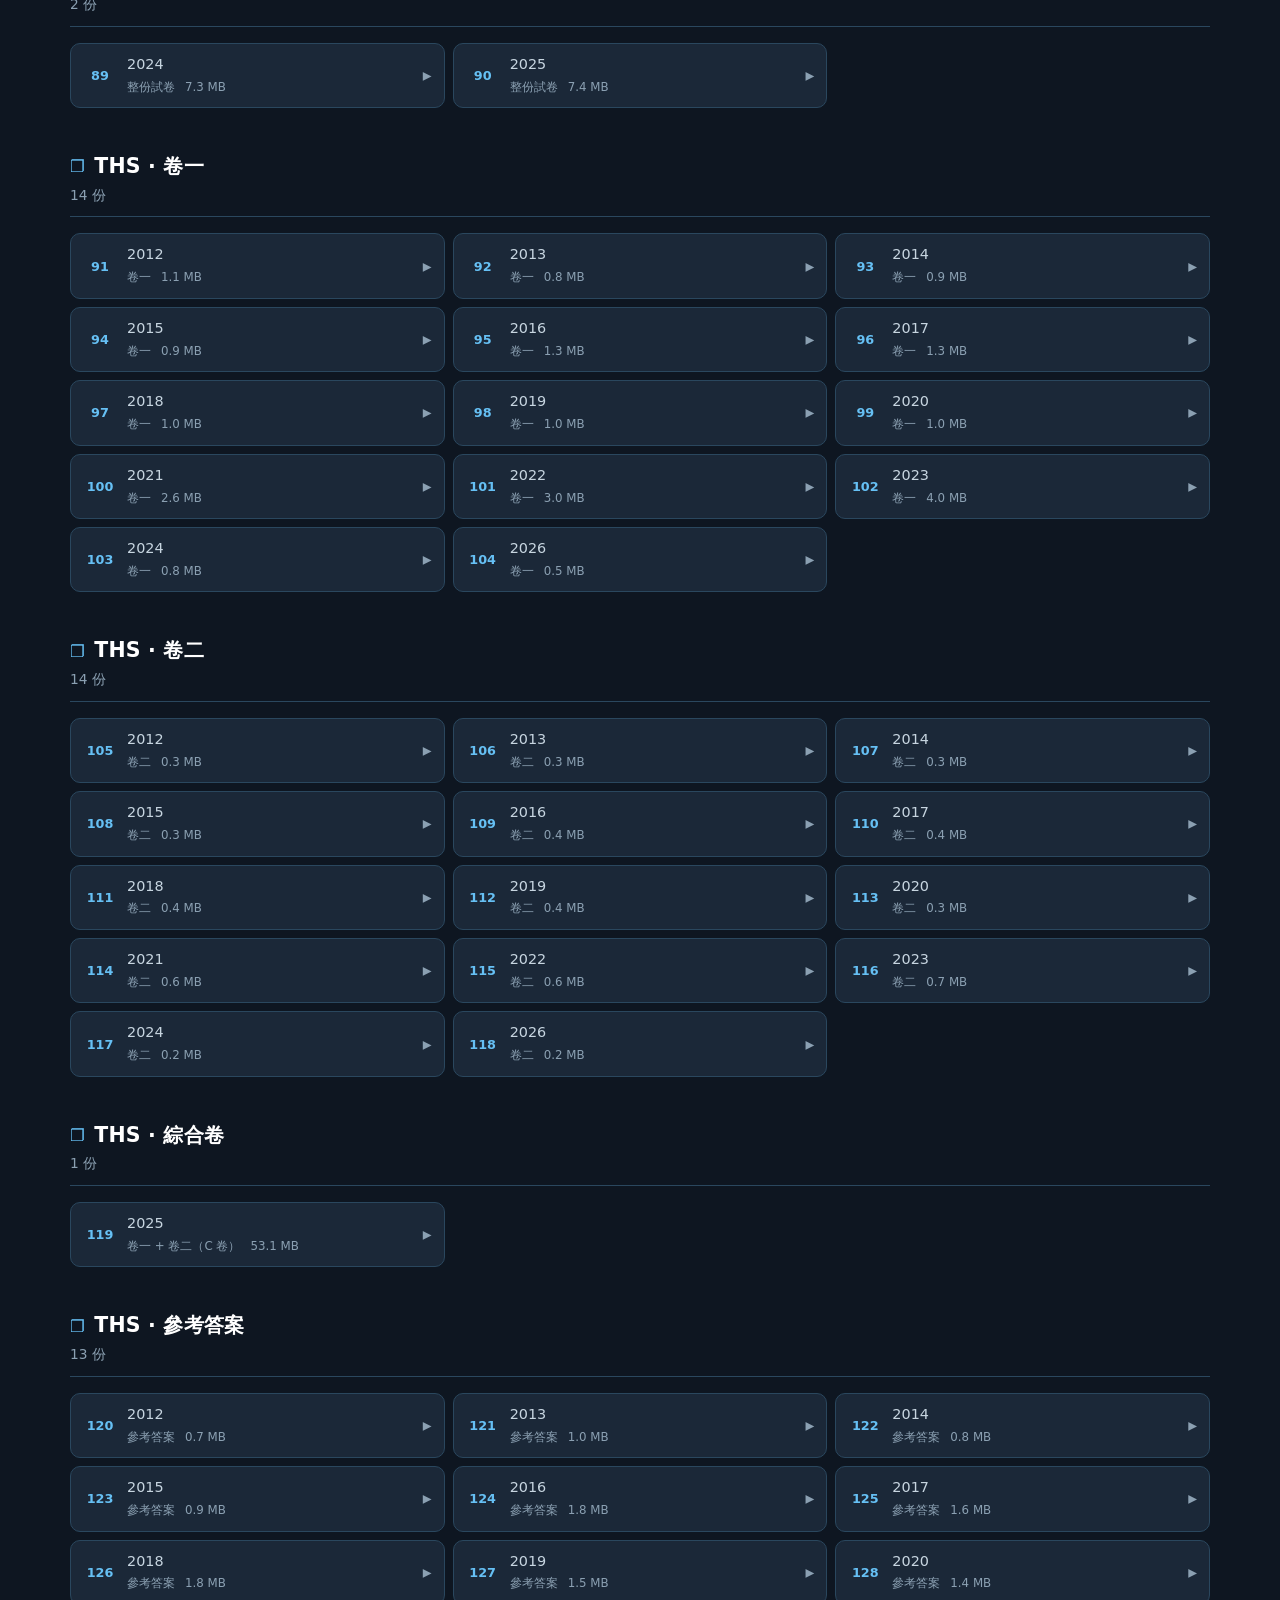
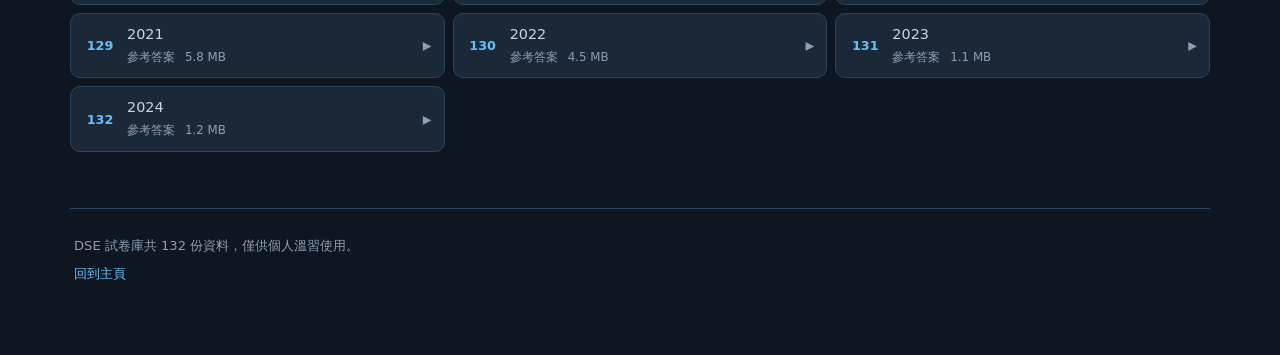
<file: dse.html>
<!DOCTYPE html>
<html lang="zh-Hant">
<head>
<meta charset="UTF-8">
<meta name="viewport" content="width=device-width, initial-scale=1">
<title>DSE 試卷庫 — ciallo</title>
<meta name="description" content="DSE 歷屆試卷：English、Math、History、THS，全部是 PDF。">
<meta name="theme-color" content="#171a21">
<meta name="color-scheme" content="dark">

<!--
  DSE 試卷庫
  ----------------------------------------------------------------------------
  從「溫習」專區的「卷 DSE 試卷庫」卡片進來。

  PDF 放在 Cloudflare R2（四個科目各一個 bucket），不是放在這個 repo 裡，
  所以這裡沒有 PDF 檔。試卷清單寫在 data.js 的 dse.books 陣列。

  ⚠ R2 公開網址不支援目錄列表，所以清單只能手寫，沒辦法自動抓。
-->

<link rel="icon" href="images/favicon.ico">
<link rel="icon" type="image/png" sizes="32x32" href="images/favicon.png">
<link rel="apple-touch-icon" href="images/apple-touch-icon.png">
<link rel="stylesheet" href="style.css">
</head>
<body data-study-page="subject" data-subject="dse">

<div class="page">

  <!-- 子頁面的簡易頁首（不是主頁那條分區導覽） -->
  <header class="subhead">
    <div class="subhead__top">
      <a class="subhead__back" id="sub-back" href="study.html">← 回到溫習</a>
    </div>
    <h1 class="subhead__title" id="sub-title"></h1>
    <p class="subhead__sub" id="sub-sub"></p>
    <p class="subhead__desc" id="sub-desc"></p>
  </header>

  <main>

    <!-- 科別篩選（試卷清單按科分組，這裡只是標示；由 study.js 產生） -->
    <div id="history-list"></div>

    <!-- 閱讀器：點書名之後才會出現 -->
    <section class="section reader" id="reader" hidden>
      <div class="reader__bar">
        <h2 class="reader__title" id="reader-title"></h2>
        <div class="reader__actions">
          <a class="btn btn--primary" id="reader-open" href="#" target="_blank" rel="noopener noreferrer">在新分頁開啟 ↗</a>
          <a class="btn btn--ghost" id="reader-download" href="#" download>下載 PDF</a>
          <button class="btn btn--ghost" type="button" id="reader-close">收起閱讀器</button>
        </div>
      </div>
      <p class="reader__hint" id="reader-hint"></p>
      <div class="reader__stage">
        <iframe class="reader__frame" id="reader-frame" title="試卷內容" loading="lazy"></iframe>
      </div>
    </section>

    <noscript>
      <p class="reader__hint">這個頁面需要 JavaScript 才能列出試卷。請開啟 JavaScript 後重新整理。</p>
    </noscript>
  </main>

  <footer class="footer" id="sub-footer"></footer>
</div>

<script src="data.js"></script>
<script src="study.js"></script>
</body>
</html>
</file>
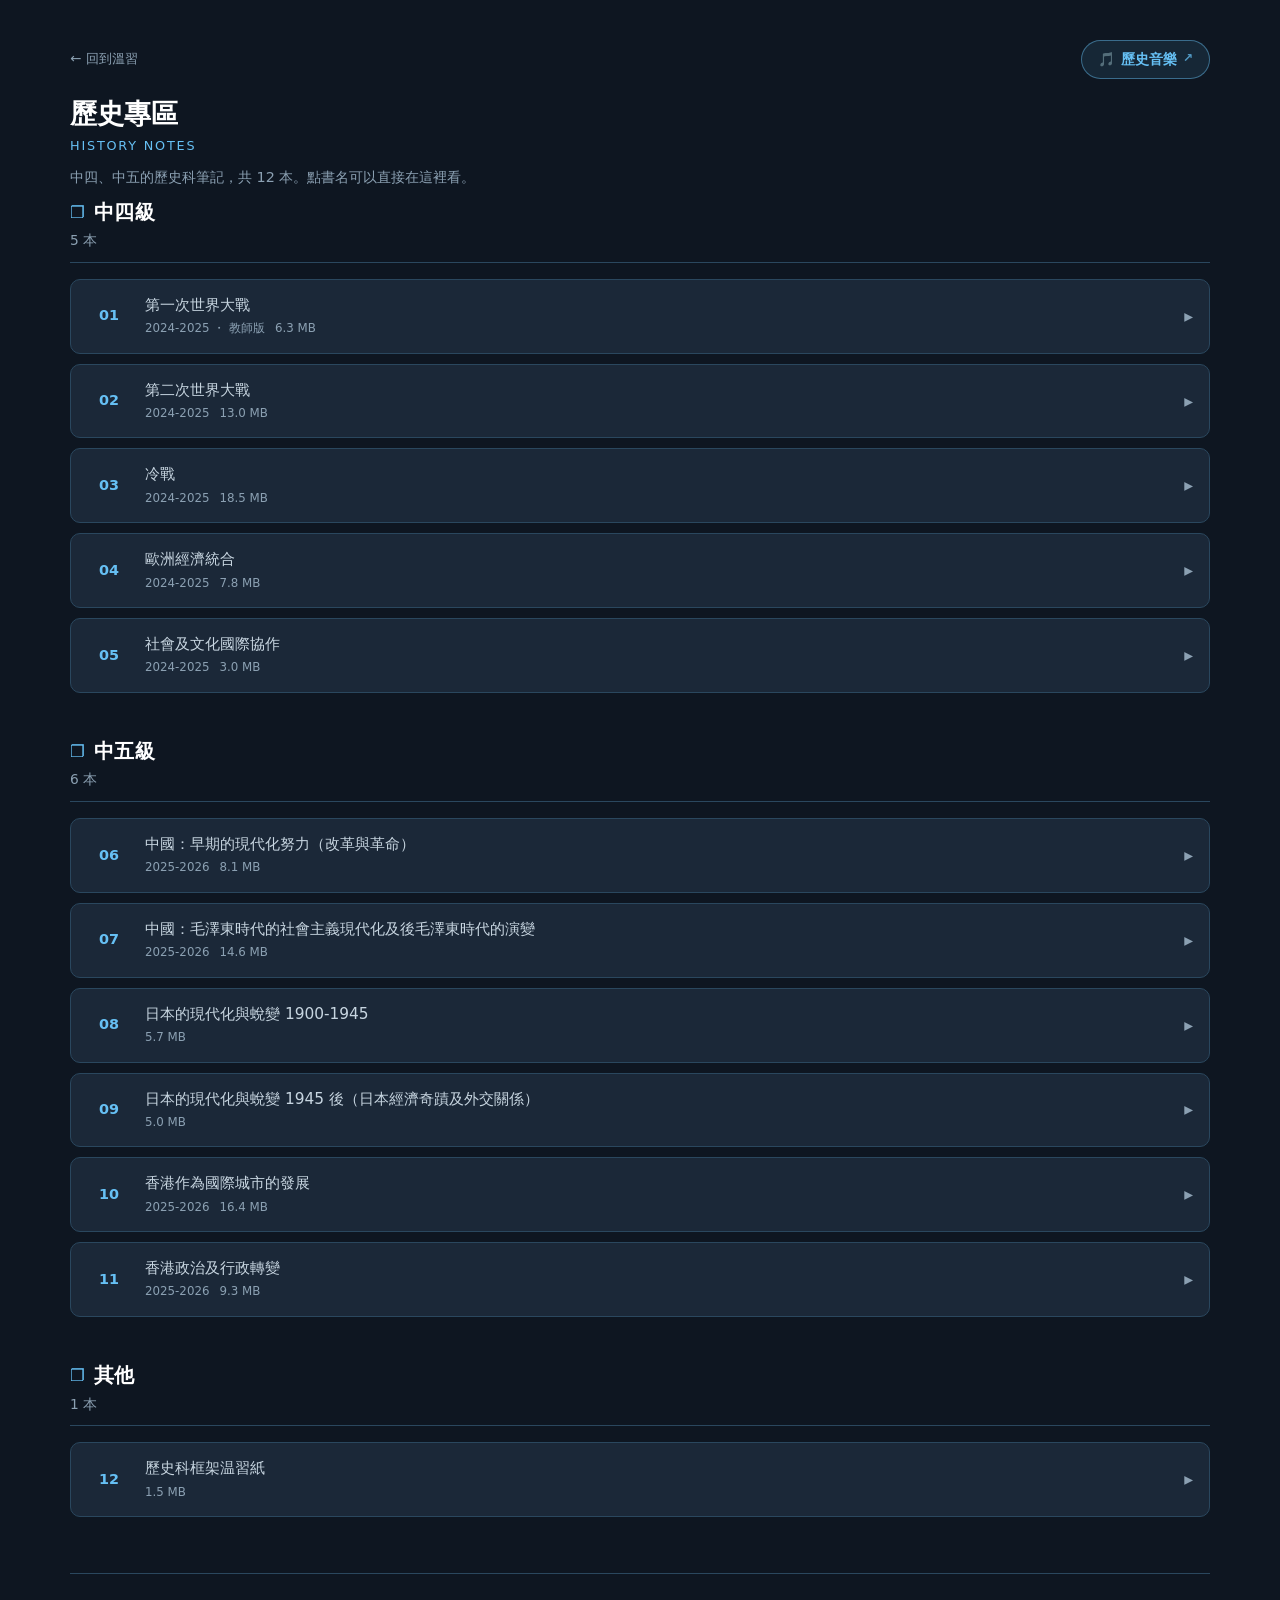
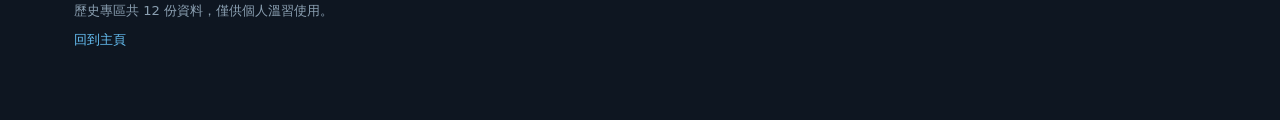
<file: history.html>
<!DOCTYPE html>
<html lang="zh-Hant">
<head>
<meta charset="UTF-8">
<meta name="viewport" content="width=device-width, initial-scale=1">
<title>歷史專區 — ciallo</title>
<meta name="description" content="中四、中五歷史科筆記，共 12 本，可以直接在網頁上看。">
<meta name="theme-color" content="#171a21">
<meta name="color-scheme" content="dark">

<!--
  歷史專區（子頁面）
  ----------------------------------------------------------------------------
  跟 chinese.html 共用同一份程式 study.js，差別只在 <body> 上的 data 屬性：
    data-study-page="subject"  → 這是一頁專區
    data-subject="history"     → 要讀 data.js 的哪一個區塊

  刻意不載入 script.js —— 那個是主頁用的，會去找主頁才有的元素。

  筆記的 PDF 放在 history/ 資料夾（檔名都是 ASCII）。
  書單與文字設定在 data.js 的 history 區塊。
-->

<link rel="icon" href="images/favicon.ico">
<link rel="icon" type="image/png" sizes="32x32" href="images/favicon.png">
<link rel="apple-touch-icon" href="images/apple-touch-icon.png">
<link rel="stylesheet" href="style.css">
</head>
<body data-study-page="subject" data-subject="history">

<div class="page">

  <!-- 子頁面的簡易頁首（不是主頁那條分區導覽） -->
  <header class="subhead">
    <div class="subhead__top">
      <a class="subhead__back" id="sub-back" href="study.html">← 回到溫習</a>
      <!-- 冷戰時期歷史音樂（獨立分頁，所以帶一個離開本頁的箭頭）-->
      <a class="subhead__action" href="history/music/">
        <span aria-hidden="true">🎵</span> 歷史音樂 <span class="subhead__action-arrow" aria-hidden="true">↗</span>
      </a>
    </div>
    <h1 class="subhead__title" id="sub-title"></h1>
    <p class="subhead__sub" id="sub-sub"></p>
    <p class="subhead__desc" id="sub-desc"></p>
  </header>

  <main>
    <!-- 書單（由 study.js 生成） -->
    <div id="history-list"></div>

    <!-- 閱讀器：點書名之後才會出現 -->
    <section class="section reader" id="reader" hidden>
      <div class="reader__bar">
        <h2 class="reader__title" id="reader-title"></h2>
        <div class="reader__actions">
          <a class="btn btn--primary" id="reader-open" href="#" target="_blank" rel="noopener noreferrer">在新分頁開啟 ↗</a>
          <a class="btn btn--ghost" id="reader-download" href="#" download>下載 PDF</a>
          <button class="btn btn--ghost" type="button" id="reader-close">收起閱讀器</button>
        </div>
      </div>
      <p class="reader__hint" id="reader-hint"></p>
      <div class="reader__stage">
        <iframe class="reader__frame" id="reader-frame" title="筆記內容" loading="lazy"></iframe>
      </div>
    </section>

    <noscript>
      <p class="reader__hint">這個頁面需要 JavaScript 才能列出書單。請開啟 JavaScript 後重新整理。</p>
    </noscript>
  </main>

  <footer class="footer" id="sub-footer"></footer>
</div>

<script src="data.js"></script>
<script src="study.js"></script>
</body>
</html>
</file>
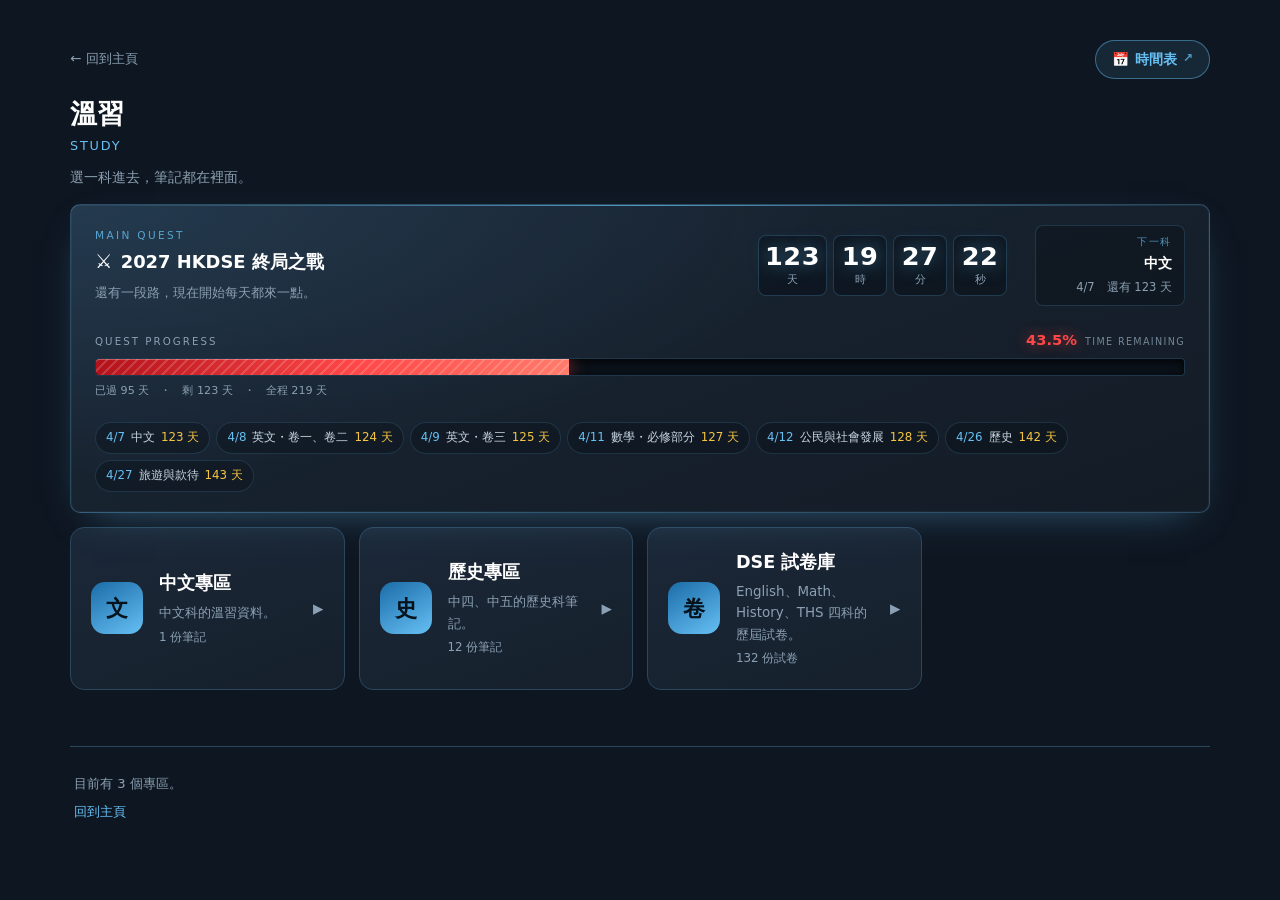
<file: study.html>
<!DOCTYPE html>
<html lang="zh-Hant">
<head>
<meta charset="UTF-8">
<meta name="viewport" content="width=device-width, initial-scale=1">
<title>溫習 — ciallo</title>
<meta name="description" content="溫習專區：中文、歷史科的筆記，可以直接在網頁上看。">
<meta name="theme-color" content="#171a21">
<meta name="color-scheme" content="dark">

<!--
  溫習中轉頁
  ----------------------------------------------------------------------------
  主頁導覽列最右邊那一項「溫習」會開這一頁。
  這一頁只列出 data.js 的 study.subjects 裡的專區，點進去各自的頁面。

  只載入 style.css + data.js + study.js 三個檔案。
-->

<link rel="icon" href="images/favicon.ico">
<link rel="icon" type="image/png" sizes="32x32" href="images/favicon.png">
<link rel="apple-touch-icon" href="images/apple-touch-icon.png">
<link rel="stylesheet" href="style.css">
</head>
<body data-study-page="hub">

<div class="page">

  <header class="subhead">
    <div class="subhead__top">
      <a class="subhead__back" id="sub-back" href="index.html">← 回到主頁</a>
      <!-- 時間表（獨立分頁，所以帶一個離開本頁的箭頭）-->
      <a class="subhead__action" href="timetable.html">
        <span aria-hidden="true">📅</span> 時間表 <span class="subhead__action-arrow" aria-hidden="true">↗</span>
      </a>
    </div>
    <h1 class="subhead__title" id="sub-title"></h1>
    <p class="subhead__sub" id="sub-sub"></p>
    <p class="subhead__desc" id="sub-desc"></p>
  </header>

  <main>

    <!-- DSE 倒計時（內容由 study.js 從 data.js 的 dseCountdown 產生）-->
    <section id="dse-countdown" aria-label="DSE 倒計時"></section>

    <div id="study-list"></div>

    <noscript>
      <p class="reader__hint">這個頁面需要 JavaScript 才能列出專區。請開啟 JavaScript 後重新整理。</p>
    </noscript>
  </main>

  <footer class="footer" id="sub-footer"></footer>
</div>

<script src="data.js"></script>
<script src="study.js"></script>
</body>
</html>
</file>
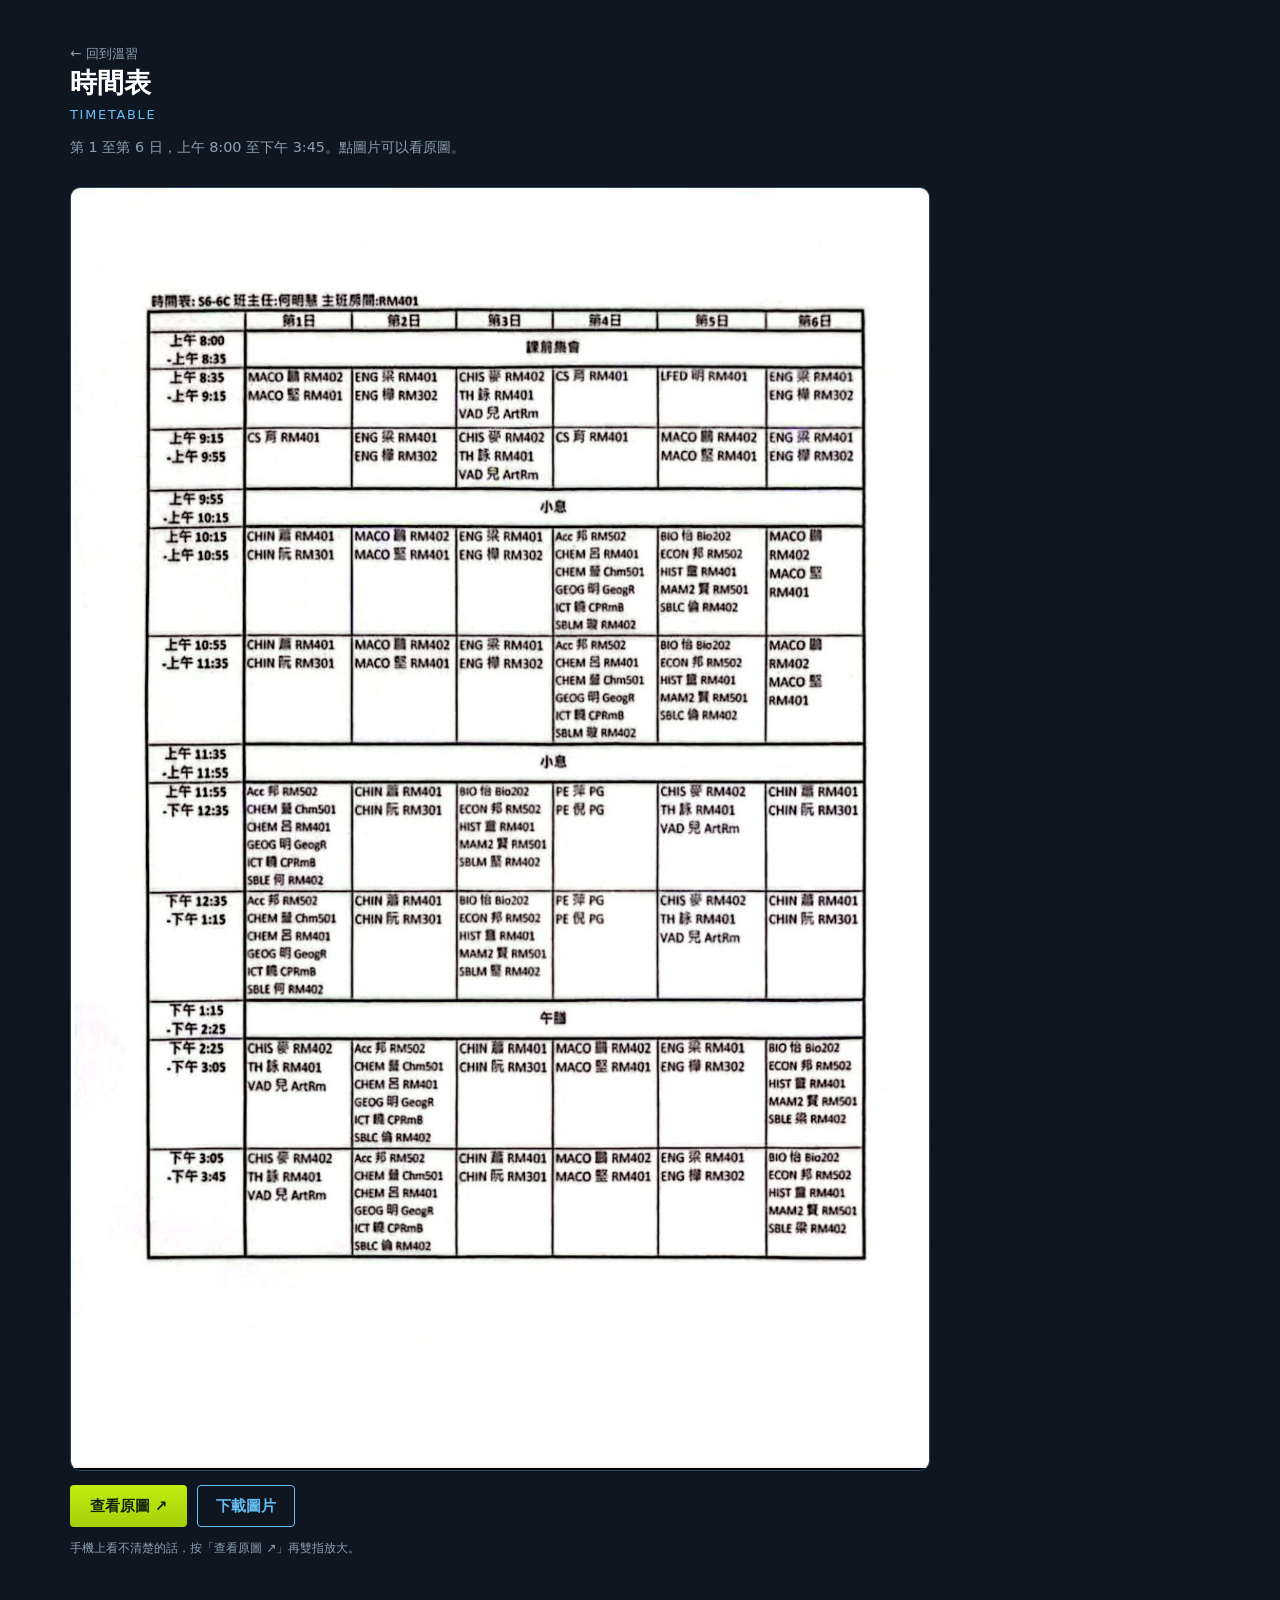
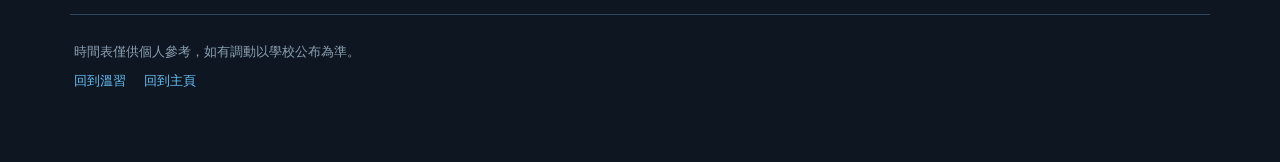
<file: timetable.html>
<!DOCTYPE html>
<html lang="zh-Hant">
<head>
<meta charset="UTF-8">
<meta name="viewport" content="width=device-width, initial-scale=1">
<title>時間表 — ciallo</title>
<meta name="description" content="上課時間表：第 1 至第 6 日，上午 8:00 至下午 3:45。">
<meta name="theme-color" content="#171a21">
<meta name="color-scheme" content="dark">

<!--
  時間表
  ----------------------------------------------------------------------------
  從「溫習」專區右上角的「📅 時間表 ↗」按鈕進來。

  圖片放在 images/timetable.jpg（原始檔是 user provide image 裡的 WhatsApp 照片，
  已複製進來，因為 user provide image/ 被 .gitignore 和 .assetsignore 擋著，
  放在那裡不會被上傳）。

  這一頁很單純，沒有 JavaScript，純 HTML + CSS。
-->

<link rel="icon" href="images/favicon.ico">
<link rel="icon" type="image/png" sizes="32x32" href="images/favicon.png">
<link rel="apple-touch-icon" href="images/apple-touch-icon.png">
<link rel="stylesheet" href="style.css">
</head>
<body>

<div class="page">

  <header class="subhead">
    <a class="subhead__back" href="study.html">← 回到溫習</a>
    <h1 class="subhead__title">時間表</h1>
    <p class="subhead__sub">Timetable</p>
    <p class="subhead__desc">第 1 至第 6 日，上午 8:00 至下午 3:45。點圖片可以看原圖。</p>
  </header>

  <main>
    <figure class="timetable">
      <!-- 點圖片直接開原圖，手機上可以雙指放大看清楚 -->
      <a class="timetable__link" href="images/timetable.jpg" target="_blank" rel="noopener noreferrer">
        <img class="timetable__img"
             src="images/timetable.jpg"
             alt="上課時間表：第 1 至第 6 日，由上午 8:00 至下午 3:45，列出每節的科目、老師和房間"
             width="1179" height="1761"
             loading="eager" decoding="async">
      </a>

      <figcaption class="timetable__cap">
        <a class="btn btn--primary" href="images/timetable.jpg" target="_blank" rel="noopener noreferrer">查看原圖 ↗</a>
        <a class="btn btn--ghost" href="images/timetable.jpg" download="timetable.jpg">下載圖片</a>
      </figcaption>
    </figure>

    <p class="reader__hint">
      手機上看不清楚的話，按「查看原圖 ↗」再雙指放大。
    </p>
  </main>

  <footer class="footer">
    <p class="footer__credits">時間表僅供個人參考，如有調動以學校公布為準。</p>
    <p class="footer__row">
      <a class="footer__link" href="study.html">回到溫習</a>
      <a class="footer__link" href="index.html">回到主頁</a>
    </p>
  </footer>
</div>

</body>
</html>
</file>
<file: style.css>
/* ============================================================================
 *  style.css — 樣式
 * ----------------------------------------------------------------------------
 *  配色取自 Steam 用戶端的深藍色調。所有顏色都集中在最上面的 :root，
 *  想換主題只要改那幾個變數。
 * ========================================================================== */

/* ── 顏色與尺寸變數 ────────────────────────────────────────────────────── */
:root {
  --bg:          #0e1621;   /* 頁面底色 */
  --bg-2:        #171d25;   /* 區塊底色 */
  --panel:       #1b2838;   /* 卡片底色 */
  --panel-2:     #22374d;   /* 卡片 hover */
  --border:      #2a475e;
  --text:        #c7d5e0;
  --text-dim:    #8ba0b2;
  --text-bright: #ffffff;
  --accent:      #66c0f4;   /* Steam 藍 */
  --accent-2:    #1b6ca8;
  --green:       #a4d007;   /* Steam 綠 */
  --green-2:     #beee11;
  --gold:        #f5c542;
  --danger:      #e05c5c;

  --radius:      10px;
  --radius-lg:   14px;
  --shadow:      0 6px 24px rgba(0, 0, 0, .45);
  --banner-h:    340px;

  --font: 'Motiva Sans', 'Segoe UI', 'Noto Sans TC', 'Microsoft JhengHei',
          system-ui, -apple-system, sans-serif;
}

/* ── 基本重設 ──────────────────────────────────────────────────────────── */
* { box-sizing: border-box; }

html { scroll-behavior: smooth; }

body {
  margin: 0;
  font-family: var(--font);
  color: var(--text);
  background: var(--bg);
  line-height: 1.65;
  -webkit-font-smoothing: antialiased;
}

body.is-locked { overflow: hidden; }

a { color: var(--accent); text-decoration: none; }
img { max-width: 100%; display: block; }

h1, h2, h3 { margin: 0; color: var(--text-bright); line-height: 1.25; }

.page { max-width: 1180px; margin: 0 auto; padding: 0 20px 60px; }

/* ── 分區導覽列 ────────────────────────────────────────────────────────── */
.section-nav {
  position: sticky; top: 0; z-index: 40;
  display: flex; gap: 4px; justify-content: center; flex-wrap: wrap;
  padding: 10px 16px;
  background: rgba(14, 22, 33, .82);
  backdrop-filter: blur(10px);
  border-bottom: 1px solid var(--border);
}
.section-nav__link {
  padding: 5px 14px; border-radius: 999px;
  font-size: .86rem; color: var(--text-dim);
  transition: background .18s, color .18s;
}
.section-nav__link:hover { background: var(--panel); color: var(--text-bright); }
.section-nav__link.is-active {
  background: linear-gradient(90deg, var(--accent-2), var(--accent));
  color: #06121c; font-weight: 700;
}
/* 指向獨立子頁面的那一項（歷史專區），用一個小箭頭提示會離開本頁 */
.section-nav__link--page { color: var(--accent); }
.section-nav__link--page::after {
  content: ' ↗';
  font-size: .82em;
  opacity: .7;
}
.section-nav__link--page:hover { background: rgba(102, 192, 244, .12); color: var(--accent); }

/* ══════════════════════════════════════════════════════════════════════════
 *  ① 頂部橫幅
 * ══════════════════════════════════════════════════════════════════════════ */
.banner {
  position: relative;
  min-height: var(--banner-h);
  margin: 0 -20px 34px;
  display: flex; align-items: flex-end;
  overflow: hidden;
  border-bottom: 1px solid var(--border);
}

/* 動態漸層：三個顏色緩慢流動 */
.banner__bg {
  position: absolute; inset: 0;
  background: linear-gradient(115deg,
              var(--g1, #1b2838) 0%,
              var(--g2, #2a475e) 42%,
              var(--g3, #1b6ca8) 100%);
  background-size: 260% 260%;
  animation: bannerFlow 22s ease-in-out infinite;
  transition: background-image .5s ease;
}
/* 有橫幅圖時，圖為底、漸層當作色調覆蓋 */
.banner__bg.has-image {
  background-size: cover;
  background-position: center;
  animation: none;
}
@keyframes bannerFlow {
  0%, 100% { background-position: 0% 50%; }
  50%      { background-position: 100% 50%; }
}

/* 讓文字在任何背景上都讀得清楚 */
.banner__overlay {
  position: absolute; inset: 0;
  background:
    linear-gradient(180deg, rgba(14,22,33,.30) 0%, rgba(14,22,33,.86) 72%, var(--bg) 100%),
    radial-gradient(120% 90% at 18% 100%, rgba(102,192,244,.22), transparent 60%);
}

.banner__content {
  position: relative; z-index: 2;
  display: flex; align-items: center; gap: 24px;
  padding: 0 4px 30px;
  width: 100%;
}

/* ── 頭像與頭像框 ──────────────────────────────────────────────────────── */
.avatar {
  position: relative; flex: 0 0 auto;
  width: 132px; height: 132px;
  border-radius: 50%;
}
.avatar__img {
  width: 100%; height: 100%;
  border-radius: 50%;
  object-fit: cover;
  border: 3px solid rgba(14, 22, 33, .9);
  background: var(--panel);
}
/* 會轉的漸層光環 */
.avatar--framed::before {
  content: '';
  position: absolute; inset: -6px;
  border-radius: 50%;
  background: conic-gradient(from 0deg,
              var(--accent), var(--green), var(--gold), var(--accent));
  animation: spin 9s linear infinite;
  z-index: -1;
  filter: blur(.5px) saturate(1.2);
  box-shadow: 0 0 26px rgba(102, 192, 244, .55);
}
.avatar--framed::after {
  content: '';
  position: absolute; inset: -1px;
  border-radius: 50%;
  background: var(--bg);
  z-index: -1;
}
@keyframes spin { to { transform: rotate(360deg); } }

.avatar__level {
  position: absolute; right: -4px; bottom: -4px;
  min-width: 34px; padding: 2px 8px;
  border-radius: 999px;
  background: linear-gradient(180deg, var(--green-2), var(--green));
  color: #12210a; font-size: .82rem; font-weight: 800;
  text-align: center;
  border: 2px solid var(--bg);
  box-shadow: 0 2px 10px rgba(0, 0, 0, .5);
}

/* ── 名字、狀態、按鈕 ──────────────────────────────────────────────────── */
.banner__info { min-width: 0; }
.banner__name {
  font-size: clamp(1.6rem, 4vw, 2.4rem);
  font-weight: 800;
  text-shadow: 0 2px 14px rgba(0, 0, 0, .75);
  word-break: break-word;
}
.banner__headline {
  margin: 6px 0 0; color: var(--text); font-size: .98rem;
  text-shadow: 0 1px 8px rgba(0, 0, 0, .8);
}
.banner__meta {
  display: flex; flex-wrap: wrap; gap: 8px 14px;
  align-items: center; margin: 12px 0 16px;
  font-size: .88rem; color: var(--text-dim);
}

.status {
  display: inline-flex; align-items: center; gap: 6px;
  padding: 3px 11px; border-radius: 999px;
  background: rgba(14, 22, 33, .72);
  border: 1px solid var(--border);
  color: var(--text);
}
.status__dot {
  width: 8px; height: 8px; border-radius: 50%;
  background: var(--text-dim);
  box-shadow: 0 0 8px currentColor;
}
.status--on    .status__dot { background: var(--accent); }
.status--busy  .status__dot { background: var(--danger); }
.status--away  .status__dot { background: var(--gold); }
.status--play  .status__dot { background: var(--green); }

.btn {
  display: inline-block;
  padding: 9px 20px; border-radius: 4px;
  font-size: .92rem; font-weight: 700;
  cursor: pointer; border: 0;
  transition: transform .15s, box-shadow .2s, filter .2s;
}
.btn--steam {
  background: linear-gradient(90deg, #47bfff 0%, #1b6ca8 100%);
  color: #06121c;
  box-shadow: 0 3px 14px rgba(102, 192, 244, .35);
}
.btn--steam:hover { filter: brightness(1.12); box-shadow: 0 5px 22px rgba(102, 192, 244, .6); transform: translateY(-1px); }
.btn--primary {
  background: linear-gradient(180deg, var(--green-2), var(--green));
  color: #12210a;
}
.btn--primary:hover { filter: brightness(1.1); }
.btn:disabled { opacity: .55; cursor: progress; }

/* ══════════════════════════════════════════════════════════════════════════
 *  ② 遊戲展示櫃
 * ══════════════════════════════════════════════════════════════════════════ */
.section { margin: 0 0 46px; scroll-margin-top: 78px; }

.section__head { margin-bottom: 16px; border-bottom: 1px solid var(--border); padding-bottom: 10px; }
.section__title {
  display: flex; align-items: center; gap: 9px;
  font-size: 1.28rem; font-weight: 700;
  text-transform: none; letter-spacing: .2px;
}
.section__icon { color: var(--accent); font-size: 1.05rem; }
.section__icon--gold { color: var(--gold); }
.section__desc { margin: 4px 0 0; font-size: .86rem; color: var(--text-dim); }

.grid { display: grid; gap: 16px; }
/* grid 子項預設的 min-width 是 auto，內容（長標題、圖片）太寬時會把
   整個欄位撐破版面。設成 0 讓欄位可以正常壓縮。 */
.grid > * { min-width: 0; }
.grid--games    { grid-template-columns: repeat(auto-fill, minmax(210px, 1fr)); }
.grid--perfect  { grid-template-columns: repeat(auto-fill, minmax(160px, 1fr)); }
.grid--wishlist { grid-template-columns: repeat(auto-fill, minmax(160px, 1fr)); }
.grid--recent   { grid-template-columns: repeat(auto-fill, minmax(260px, 1fr)); }
.grid--links    { grid-template-columns: repeat(auto-fill, minmax(210px, 1fr)); }

/* ── 卡片 ──────────────────────────────────────────────────────────────── */
.card {
  position: relative;
  display: flex; flex-direction: column;
  background: linear-gradient(160deg, var(--panel) 0%, #16202c 100%);
  border: 1px solid var(--border);
  border-radius: var(--radius-lg);
  overflow: hidden;
  color: var(--text);
  transition: transform .18s ease, box-shadow .22s ease, border-color .22s ease;
}
.card:hover, .card:focus-visible {
  transform: translateY(-4px);
  border-color: var(--accent);
  box-shadow: 0 12px 30px rgba(0, 0, 0, .55), 0 0 0 1px rgba(102, 192, 244, .35),
              0 0 26px rgba(102, 192, 244, .22);
  outline: none;
}

/* ── 封面圖 ────────────────────────────────────────────────────────────── */
.cover {
  position: relative;
  background: #0b1219;
  overflow: hidden;
}
.cover--tall { aspect-ratio: 600 / 900; }
.cover--wide { aspect-ratio: 460 / 215; }
.cover__img { width: 100%; height: 100%; object-fit: cover; transition: transform .35s ease; }
.card:hover .cover__img { transform: scale(1.045); }
.cover--missing { display: grid; place-items: center; padding: 14px; }
.cover__fallback { font-size: .82rem; color: var(--text-dim); text-align: center; }

/* ── 卡片內容 ──────────────────────────────────────────────────────────── */
.card__body { padding: 12px 13px 14px; display: flex; flex-direction: column; gap: 8px; flex: 1; }
.card__title { font-size: .96rem; font-weight: 700; line-height: 1.35; }
.card__stats { display: flex; flex-wrap: wrap; gap: 6px 12px; align-items: center; font-size: .82rem; color: var(--text-dim); }
.stat { display: inline-flex; align-items: center; gap: 4px; }
.stat--hot { color: var(--green-2); font-weight: 700; }

/* ── 星等 ──────────────────────────────────────────────────────────────── */
.stars { position: relative; display: inline-block; font-size: .95rem; letter-spacing: 1px; line-height: 1; }
.stars__row { color: #3a4a5a; }
.stars__row--fill {
  position: absolute; top: 0; left: 0; overflow: hidden; white-space: nowrap;
  color: var(--gold);
}
.stars--empty { opacity: .45; }

/* ── 成就進度條 ────────────────────────────────────────────────────────── */
.progress {
  position: relative;
  height: 17px; border-radius: 999px;
  background: #0b1219;
  border: 1px solid var(--border);
  overflow: hidden;
}
.progress__bar {
  height: 100%;
  background: linear-gradient(90deg, var(--green) 0%, var(--green-2) 100%);
  box-shadow: 0 0 12px rgba(164, 208, 7, .45);
  transition: width .6s cubic-bezier(.2, .8, .3, 1);
}
.progress__label {
  position: absolute; inset: 0;
  display: grid; place-items: center;
  font-size: .7rem; font-weight: 700; color: #dff0ff;
  text-shadow: 0 1px 3px rgba(0, 0, 0, .9);
}

/* ── 標籤 ──────────────────────────────────────────────────────────────── */
.tags { display: flex; flex-wrap: wrap; gap: 5px; }
.tag {
  padding: 2px 9px; border-radius: 3px;
  font-size: .72rem;
  background: rgba(102, 192, 244, .13);
  border: 1px solid rgba(102, 192, 244, .3);
  color: #9fd4f5;
}
.tag--lg { font-size: .84rem; padding: 4px 12px; }

/* ── 「為什麼喜歡」 ────────────────────────────────────────────────────── */
.card__why {
  margin: 2px 0 0; padding: 8px 11px;
  border-left: 3px solid var(--accent);
  background: rgba(102, 192, 244, .07);
  border-radius: 0 6px 6px 0;
  font-size: .82rem; font-style: italic; color: #b9d6ea;
}

/* ── 全成就徽章 ────────────────────────────────────────────────────────── */
.perfect-badge {
  position: absolute; top: 9px; right: 9px; z-index: 3;
  padding: 3px 9px; border-radius: 999px;
  background: linear-gradient(135deg, var(--gold), #ff9f1c);
  color: #241a02; font-size: .72rem; font-weight: 900;
  box-shadow: 0 2px 12px rgba(245, 197, 66, .55);
}
.card--perfect { border-color: rgba(245, 197, 66, .32); }
.card--perfect:hover { border-color: var(--gold); box-shadow: 0 12px 30px rgba(0,0,0,.55), 0 0 24px rgba(245,197,66,.3); }

.wishlist-hint { font-size: .78rem; color: var(--text-dim); }

/* ══════════════════════════════════════════════════════════════════════════
 *  ④ 其他連結（hover 發光）
 * ══════════════════════════════════════════════════════════════════════════ */
.link-card {
  display: flex; align-items: center; gap: 13px;
  padding: 14px 16px;
  background: linear-gradient(160deg, var(--panel) 0%, #16202c 100%);
  border: 1px solid var(--border);
  border-radius: var(--radius);
  color: var(--text);
  transition: transform .18s, box-shadow .22s, border-color .22s, background .22s;
}
.link-card:hover, .link-card:focus-visible {
  transform: translateY(-3px);
  border-color: var(--brand, var(--accent));
  background: linear-gradient(160deg, var(--panel-2) 0%, #1a2a3a 100%);
  box-shadow: 0 0 24px -2px var(--brand, var(--accent)), 0 10px 26px rgba(0, 0, 0, .5);
  outline: none;
}
.link-card__icon {
  flex: 0 0 auto;
  width: 38px; height: 38px;
  display: grid; place-items: center;
  border-radius: 9px;
  background: rgba(255, 255, 255, .05);
  color: var(--brand, var(--accent));
  transition: box-shadow .22s, transform .22s;
}
.link-card__icon svg { width: 22px; height: 22px; }
/* AcFun 只有官方點陣圖（32×32），走 img 而不是 svg。
   給它圓角並稍微放大一點，因為圖本身是滿版的紅底方圖。 */
.link-card__icon img {
  width: 26px; height: 26px;
  border-radius: 6px;
  display: block;
  object-fit: cover;
}
.link-card:hover .link-card__icon {
  transform: scale(1.08);
  box-shadow: 0 0 18px -2px var(--brand, var(--accent));
}
.link-card__body { display: flex; flex-direction: column; min-width: 0; }
.link-card__label { font-weight: 700; color: var(--text-bright); font-size: .95rem; }
.link-card__note { font-size: .78rem; color: var(--text-dim); overflow: hidden; text-overflow: ellipsis; white-space: nowrap; }

/* ══════════════════════════════════════════════════════════════════════════
 *  ⑤ 關於我
 * ══════════════════════════════════════════════════════════════════════════ */
.about {
  padding: 20px 22px;
  background: linear-gradient(160deg, var(--panel) 0%, #16202c 100%);
  border: 1px solid var(--border);
  border-radius: var(--radius-lg);
}
.about__intro { margin: 0 0 16px; font-size: .96rem; }
.about__block { margin-top: 22px; }
.about__subtitle {
  font-size: .95rem; color: var(--accent);
  margin-bottom: 10px; font-weight: 700;
  padding-bottom: 6px; border-bottom: 1px dashed var(--border);
}
.about__steam { margin: 14px 0; }
.about__steam summary {
  cursor: pointer; font-size: .86rem; color: var(--text-dim);
  padding: 6px 0; user-select: none;
}
.about__steam summary:hover { color: var(--accent); }
.about__quote {
  margin: 8px 0 0; padding: 12px 14px;
  background: rgba(0, 0, 0, .25);
  border-left: 3px solid var(--accent-2);
  border-radius: 0 6px 6px 0;
  font-size: .88rem; color: #a9c2d4;
}

.specs { margin: 0; display: grid; gap: 8px; }
.specs__row {
  display: grid; grid-template-columns: 110px 1fr; gap: 12px;
  padding: 8px 12px; background: rgba(0, 0, 0, .2); border-radius: 7px;
}
.specs__row dt { color: var(--text-dim); font-size: .86rem; }
.specs__row dd { margin: 0; font-size: .9rem; }

.habits { margin: 0; padding-left: 20px; }
.habits li { margin-bottom: 6px; font-size: .9rem; }
.habits li::marker { color: var(--accent); }

/* ══════════════════════════════════════════════════════════════════════════
 *  留言板
 * ══════════════════════════════════════════════════════════════════════════ */
.guestbook {
  padding: 20px 22px;
  background: linear-gradient(160deg, var(--panel) 0%, #16202c 100%);
  border: 1px solid var(--border);
  border-radius: var(--radius-lg);
  display: grid; gap: 14px;
}
.field { display: grid; gap: 6px; }
.field__label { font-size: .84rem; color: var(--text-dim); }
.field__input {
  width: 100%; padding: 10px 13px;
  background: #0b1219;
  border: 1px solid var(--border);
  border-radius: 7px;
  color: var(--text); font-family: inherit; font-size: .92rem;
  transition: border-color .2s, box-shadow .2s;
}
.field__input:focus {
  outline: none; border-color: var(--accent);
  box-shadow: 0 0 0 3px rgba(102, 192, 244, .18);
}
.field__input--area { resize: vertical; min-height: 96px; }
.field__counter { justify-self: end; font-size: .76rem; color: var(--text-dim); }
.guestbook__actions { display: flex; align-items: center; gap: 14px; flex-wrap: wrap; }
.guestbook__notice { margin: 0; font-size: .86rem; }
.guestbook__notice.is-ok { color: var(--green-2); }
.guestbook__notice.is-err { color: var(--danger); }
.guestbook__warn { margin: 0; font-size: .82rem; color: var(--gold); }
.guestbook__frame {
  width: 100%; min-height: 720px;
  border: 1px solid var(--border); border-radius: var(--radius-lg);
  background: #fff;
}

/* ══════════════════════════════════════════════════════════════════════════
 *  ⑥ 頁尾
 * ══════════════════════════════════════════════════════════════════════════ */
.footer {
  margin-top: 56px; padding: 26px 4px 10px;
  border-top: 1px solid var(--border);
  color: var(--text-dim); font-size: .82rem;
  display: grid; gap: 7px;
}
.footer p { margin: 0; }
.footer__disclaimer { color: var(--gold); font-weight: 700; }
.footer__row { display: flex; flex-wrap: wrap; gap: 8px 18px; align-items: center; margin-top: 8px; }
.footer__link { color: var(--accent); }
.footer__updated { opacity: .75; }

/* 彩蛋提示：平常幾乎看不見，滑過去才提示 */
.footer__egg-hint {
  margin-left: auto;
  width: 20px; height: 20px; display: grid; place-items: center;
  border-radius: 50%; cursor: help;
  color: #33475c; border: 1px solid #223449;
  font-size: .7rem; user-select: none;
  transition: color .25s, border-color .25s, box-shadow .25s;
}
.footer__egg-hint:hover {
  color: var(--accent); border-color: var(--accent);
  box-shadow: 0 0 12px rgba(102, 192, 244, .5);
}

/* ══════════════════════════════════════════════════════════════════════════
 *  彩蛋彈窗
 * ══════════════════════════════════════════════════════════════════════════ */
.modal { position: fixed; inset: 0; z-index: 100; display: grid; place-items: center; }
.modal[hidden] { display: none; }
.modal__backdrop {
  position: absolute; inset: 0;
  background: rgba(6, 11, 17, .82);
  backdrop-filter: blur(6px);
  animation: fadeIn .3s ease;
}
.modal__panel {
  position: relative; z-index: 2;
  width: min(520px, calc(100vw - 40px));
  padding: 30px 30px 26px;
  background: linear-gradient(160deg, #1e2f42 0%, #141d28 100%);
  border: 1px solid var(--accent);
  border-radius: 18px;
  box-shadow: 0 26px 70px rgba(0, 0, 0, .7), 0 0 44px -6px rgba(102, 192, 244, .55);
  animation: popIn .38s cubic-bezier(.2, 1.2, .35, 1);
  text-align: center;
}
.modal__close {
  position: absolute; top: 10px; right: 14px;
  background: none; border: 0; cursor: pointer;
  color: var(--text-dim); font-size: 1.7rem; line-height: 1;
}
.modal__close:hover { color: var(--text-bright); }

@keyframes fadeIn { from { opacity: 0; } to { opacity: 1; } }
@keyframes popIn {
  from { opacity: 0; transform: translateY(18px) scale(.94); }
  to   { opacity: 1; transform: none; }
}

.egg__title { font-size: 1.34rem; margin-bottom: 10px; }
.egg__line { margin: 4px 0; color: var(--text-dim); font-size: .92rem; }

.egg__ad {
  position: relative;
  margin-top: 20px; padding: 26px 20px 22px;
  border: 2px dashed var(--gold);
  border-radius: 12px;
  background: repeating-linear-gradient(45deg,
              rgba(245, 197, 66, .07) 0 12px,
              rgba(245, 197, 66, .13) 12px 24px);
  display: grid; gap: 6px;
}
.egg__ad-label {
  position: absolute; top: -11px; left: 16px;
  padding: 1px 9px; border-radius: 4px;
  background: var(--gold); color: #241a02;
  font-size: .68rem; font-weight: 900; letter-spacing: 1px;
}
.egg__ad-text {
  font-size: 1.9rem; font-weight: 900; color: var(--gold);
  letter-spacing: 3px;
  text-shadow: 0 0 22px rgba(245, 197, 66, .5);
}
.egg__ad-sub { font-size: .84rem; color: var(--text-dim); }
.egg__ad-contact { font-size: .8rem; color: var(--accent); }

/* 彩帶粒子 */
.confetti { position: fixed; inset: 0; pointer-events: none; z-index: 99; overflow: hidden; }
.confetti__bit {
  position: absolute; top: -14px;
  width: 8px; height: 14px; border-radius: 2px;
  animation: fall 3s linear forwards;
}
@keyframes fall {
  to { transform: translateY(105vh) rotate(var(--spin, 360deg)); opacity: .1; }
}

/* ══════════════════════════════════════════════════════════════════════════
 *  ⑦ 特別鳴謝
 * ══════════════════════════════════════════════════════════════════════════ */
.thanks {
  display: grid;
  grid-template-columns: minmax(260px, 440px) 1fr;
  gap: 26px;
  align-items: center;
  padding: 20px;
  background: linear-gradient(160deg, var(--panel) 0%, #16202c 100%);
  border: 1px solid var(--border);
  border-radius: var(--radius-lg);
}

/* 有預覽圖的播放按鈕 */
.thanks__button {
  position: relative;
  display: block;
  width: 100%;
  padding: 0;
  border: 1px solid var(--border);
  border-radius: 12px;
  overflow: hidden;
  background: #0b1219;
  cursor: pointer;
  aspect-ratio: 16 / 9;
  transition: transform .2s, box-shadow .25s, border-color .25s;
}
.thanks__button:hover, .thanks__button:focus-visible {
  transform: translateY(-3px);
  border-color: var(--accent);
  box-shadow: 0 14px 34px rgba(0, 0, 0, .55), 0 0 26px rgba(102, 192, 244, .35);
  outline: none;
}
/* 預覽圖載入失敗時，退化成一個單純的按鈕外觀 */
.thanks__button.is-nopreview { aspect-ratio: auto; padding: 44px 20px; }
.thanks__preview {
  width: 100%; height: 100%;
  object-fit: cover; display: block;
  transition: transform .35s ease, filter .25s ease;
}
.thanks__button:hover .thanks__preview { transform: scale(1.04); filter: brightness(1.08); }

.thanks__play {
  position: absolute; inset: 0;
  display: grid; place-content: center; justify-items: center; gap: 10px;
  background: linear-gradient(180deg, rgba(6, 11, 17, .12), rgba(6, 11, 17, .62));
  transition: background .25s;
}
.thanks__button:hover .thanks__play { background: linear-gradient(180deg, rgba(6, 11, 17, .04), rgba(6, 11, 17, .5)); }
.thanks__play-icon {
  width: 62px; height: 62px; border-radius: 50%;
  display: grid; place-items: center;
  background: rgba(102, 192, 244, .93);
  color: #06121c;
  box-shadow: 0 6px 26px rgba(0, 0, 0, .55);
  transition: transform .22s, box-shadow .22s;
}
.thanks__play-icon svg { width: 30px; height: 30px; margin-left: 3px; }
.thanks__button:hover .thanks__play-icon { transform: scale(1.12); box-shadow: 0 0 30px rgba(102, 192, 244, .75); }
.thanks__play-label {
  font-size: .88rem; font-weight: 700; color: #fff;
  text-shadow: 0 2px 8px rgba(0, 0, 0, .9);
}

.thanks__body { display: grid; gap: 12px; align-content: center; }
.thanks__heading { font-size: 1.24rem; }
.thanks__desc { margin: 0; color: var(--text-dim); font-size: .92rem; }
.thanks__alts { display: flex; gap: 10px; flex-wrap: wrap; }

.btn--ghost {
  background: transparent;
  color: var(--accent);
  border: 1px solid var(--accent);
  padding: 8px 18px;
}
.btn--ghost:hover { background: rgba(102, 192, 244, .12); box-shadow: 0 0 18px -3px var(--accent); }

/* ── 影片彈窗 ──────────────────────────────────────────────────────────── */
.modal__panel--video {
  width: min(1000px, calc(100vw - 40px));
  padding: 22px;
  text-align: left;
}
.video-modal__title { font-size: 1.06rem; margin-bottom: 14px; }
.video-box {
  position: relative;
  width: 100%; aspect-ratio: 16 / 9;
  background: #000;
  border-radius: 10px;
  overflow: hidden;
}
.video-box__player { width: 100%; height: 100%; display: block; }
.video-box__frame { width: 100%; height: 100%; border: 0; display: block; }
.video-box__error { margin: 0; padding: 40px 20px; color: var(--gold); text-align: center; }
.video-modal__alt { margin: 12px 0 0; font-size: .84rem; color: var(--text-dim); }

/* ══════════════════════════════════════════════════════════════════════════
 *  ④ My Favorite Music（音樂區）
 * --------------------------------------------------------------------------
 *  --album-accent 由 script.js 依目前專輯寫入（顏色取自各張封面），
 *  所以發光、漸層、進度條、標籤邊框都會跟著換專輯一起變色。
 * ══════════════════════════════════════════════════════════════════════════ */
.music {
  --album-accent: #66c0f4;
  position: relative;
  overflow: hidden;
  padding: 20px;
  display: grid;
  gap: 18px;
  background: linear-gradient(160deg, var(--panel) 0%, #16202c 100%);
  border: 1px solid var(--border);
  border-radius: var(--radius-lg);
}
/* 專輯主題色的柔光，換專輯時平滑過渡 */
.music::before {
  content: '';
  position: absolute;
  left: -10%; right: -10%; top: -55%; height: 70%;
  background: radial-gradient(55% 100% at 50% 0%, var(--album-accent), transparent 72%);
  opacity: .17;
  pointer-events: none;
  transition: background .55s ease;
}

/* ── 上半：封面 + 左右切換 + 曲目 ─────────────────────────────────────── */
.music__stage {
  position: relative;
  display: grid;
  /* 330 = 封面 250 + 兩顆箭頭 34×2 + 間隙，這樣封面才不會被擠小 */
  grid-template-columns: 330px 1fr;
  gap: 22px;
  align-items: start;
  transition: opacity .16s ease, transform .16s ease;
}
/* 換專輯的過場：先往按的方向滑出，再從下方淡入 */
.music.is-out-left  .music__stage { opacity: 0; transform: translateX(-28px); }
.music.is-out-right .music__stage { opacity: 0; transform: translateX(28px); }
.music.is-in        .music__stage { animation: albumIn .42s cubic-bezier(.2, .9, .3, 1); }
@keyframes albumIn {
  from { opacity: 0; transform: translateY(12px) scale(.985); }
  to   { opacity: 1; transform: none; }
}

.music__left {
  display: grid;
  grid-template-columns: 34px 1fr 34px;
  align-items: center;
  gap: 6px;
}

/* 左右箭頭 */
.music__nav {
  width: 34px; height: 62px;
  display: grid; place-items: center;
  background: rgba(11, 18, 25, .6);
  border: 1px solid var(--border);
  border-radius: 8px;
  color: var(--text-dim);
  cursor: pointer;
  transition: color .2s, background .2s, border-color .2s, box-shadow .25s, transform .2s;
}
.music__nav svg { width: 20px; height: 20px; }
.music__nav:hover, .music__nav:focus-visible {
  color: #06121c;
  background: var(--album-accent);
  border-color: var(--album-accent);
  box-shadow: 0 0 22px -2px var(--album-accent);
  outline: none;
}
.music__nav:active { transform: scale(.93); }

.music__cover-wrap { position: relative; border-radius: 12px; overflow: hidden; }
.music__cover {
  width: 100%;
  aspect-ratio: 1 / 1;
  object-fit: cover;
  display: block;
  background: #0b1219;
  transition: transform .55s ease;
}
.music__cover-wrap:hover .music__cover { transform: scale(1.05); }

/* 標籤疊在封面底部 */
.music__tags {
  position: absolute; left: 0; right: 0; bottom: 0;
  display: flex; flex-wrap: wrap; gap: 5px;
  padding: 24px 10px 10px;
  background: linear-gradient(180deg, transparent, rgba(6, 11, 17, .93));
}
.music__tag {
  padding: 2px 8px;
  font-size: .68rem;
  border-radius: 3px;
  background: rgba(6, 11, 17, .72);
  border: 1px solid var(--album-accent);
  color: var(--album-accent);
  transition: border-color .55s, color .55s;
}

.music__right { min-width: 0; display: grid; gap: 12px; align-content: start; }
.music__album { font-size: 1.18rem; line-height: 1.35; }
.music__meta { margin: 0; font-size: .82rem; color: var(--text-dim); }

/* ── 曲目列表 ─────────────────────────────────────────────────────────── */
.music__tracks { list-style: none; margin: 0; padding: 0; display: grid; gap: 4px; }
.track__btn {
  width: 100%;
  display: grid;
  grid-template-columns: 52px 1fr auto;
  align-items: center;
  gap: 10px;
  padding: 9px 12px;
  background: rgba(11, 18, 25, .5);
  border: 1px solid transparent;
  border-radius: 8px;
  color: var(--text);
  font: inherit;
  text-align: left;
  cursor: pointer;
  transition: background .18s, border-color .18s, transform .18s, box-shadow .25s;
}
.track__btn:hover, .track__btn:focus-visible {
  background: rgba(11, 18, 25, .92);
  border-color: var(--album-accent);
  transform: translateX(4px);
  box-shadow: 0 0 18px -4px var(--album-accent);
  outline: none;
}
.track__lead { display: grid; place-items: center; width: 52px; height: 20px; }
.track__num { font-size: .78rem; color: var(--text-dim); font-variant-numeric: tabular-nums; }
.track__title { font-size: .92rem; overflow: hidden; text-overflow: ellipsis; white-space: nowrap; }
.track__hint { font-size: .74rem; color: var(--text-dim); opacity: 0; transition: opacity .2s; }
.track__btn:hover .track__hint { opacity: 1; }

/* 正在播的那一首 */
.track.is-current .track__btn { background: rgba(11, 18, 25, .95); border-color: var(--album-accent); }
.track.is-current .track__title { color: #fff; font-weight: 700; }
.track.is-current .track__hint { opacity: 1; color: var(--album-accent); }

/* 等化器波形：平常是隱藏的，播放中才取代編號並跳動 */
.track__eq { display: none; align-items: flex-end; gap: 2px; height: 16px; }
.track__eq i {
  width: 3px; border-radius: 2px;
  background: var(--album-accent);
  animation: eqBounce .9s ease-in-out infinite;
}
.track__eq i:nth-child(1) { height: 40%; animation-delay: 0s; }
.track__eq i:nth-child(2) { height: 92%; animation-delay: .18s; }
.track__eq i:nth-child(3) { height: 58%; animation-delay: .36s; }
.track__eq i:nth-child(4) { height: 82%; animation-delay: .54s; }
@keyframes eqBounce {
  0%, 100% { transform: scaleY(.32); }
  50%      { transform: scaleY(1); }
}
.track.is-playing .track__num { display: none; }
.track.is-playing .track__eq { display: flex; }

/* ── 播放器控制列 ─────────────────────────────────────────────────────── */
.music__player {
  position: relative;
  display: grid;
  grid-template-columns: 48px minmax(110px, 1fr) minmax(120px, 2.2fr) auto auto;
  grid-template-areas: 'play now bar time vol';
  align-items: center;
  gap: 14px;
  padding: 12px 14px;
  background: rgba(11, 18, 25, .74);
  border: 1px solid var(--border);
  border-radius: 12px;
}
.music__play { grid-area: play; }
.music__now { grid-area: now; }
.music__bar { grid-area: bar; }
.music__time { grid-area: time; }
.music__vol { grid-area: vol; }

.music__play {
  width: 48px; height: 48px;
  border-radius: 50%;
  display: grid; place-items: center;
  background: linear-gradient(160deg, var(--album-accent), rgba(255, 255, 255, .18));
  color: #06121c;
  border: 0; cursor: pointer;
  box-shadow: 0 4px 18px rgba(0, 0, 0, .45);
  transition: transform .18s, box-shadow .25s, background .55s;
}
.music__play svg { width: 24px; height: 24px; }
.music__play:hover { transform: scale(1.08); box-shadow: 0 0 26px -2px var(--album-accent); }
.music__play.is-playing { animation: pulseGlow 2.1s ease-in-out infinite; }
@keyframes pulseGlow {
  0%, 100% { box-shadow: 0 4px 18px rgba(0, 0, 0, .45), 0 0 0 0 var(--album-accent); }
  50%      { box-shadow: 0 4px 18px rgba(0, 0, 0, .45), 0 0 22px 4px var(--album-accent); }
}

.music__now { display: grid; min-width: 0; }
.music__now-title {
  font-size: .92rem; font-weight: 700; color: #fff;
  overflow: hidden; text-overflow: ellipsis; white-space: nowrap;
}
.music__now-album {
  font-size: .74rem; color: var(--text-dim);
  overflow: hidden; text-overflow: ellipsis; white-space: nowrap;
}

/* 進度條：滑過會變粗、跑出圓形把手 */
.music__bar {
  position: relative;
  height: 8px;
  border-radius: 999px;
  background: #0b1219;
  border: 1px solid var(--border);
  cursor: pointer;
  transition: height .16s;
}
.music__bar:hover, .music__bar:focus-visible { height: 12px; outline: none; }
.music__bar-fill {
  position: absolute; left: 0; top: 0; bottom: 0;
  width: 0;
  border-radius: 999px;
  background: linear-gradient(90deg, var(--album-accent), #fff);
  transition: background .55s;
}
.music__bar-knob {
  position: absolute; top: 50%; left: 0;
  width: 14px; height: 14px; margin-left: -7px;
  border-radius: 50%;
  background: #fff;
  transform: translateY(-50%) scale(0);
  box-shadow: 0 0 12px var(--album-accent);
  transition: transform .16s;
}
.music__bar:hover .music__bar-knob,
.music__bar:focus-visible .music__bar-knob { transform: translateY(-50%) scale(1); }

.music__time {
  display: flex; gap: 4px;
  font-size: .78rem; color: var(--text-dim);
  font-variant-numeric: tabular-nums;
}
.music__time-sep { opacity: .45; }

.music__vol { display: flex; align-items: center; gap: 8px; }
.music__vol-icon { display: grid; place-items: center; color: var(--text-dim); }
.music__vol-icon svg { width: 18px; height: 18px; }
.music__vol-range {
  -webkit-appearance: none; appearance: none;
  width: 88px; height: 4px;
  border-radius: 999px;
  background: #2a475e;
  cursor: pointer;
  outline: none;
}
.music__vol-range::-webkit-slider-thumb {
  -webkit-appearance: none; appearance: none;
  width: 13px; height: 13px; border-radius: 50%;
  background: var(--album-accent);
  box-shadow: 0 0 10px var(--album-accent);
  transition: transform .15s;
}
.music__vol-range::-webkit-slider-thumb:hover { transform: scale(1.25); }
.music__vol-range::-moz-range-thumb {
  width: 13px; height: 13px; border: 0; border-radius: 50%;
  background: var(--album-accent);
}

/* 原生播放器不需要，控制列是自己畫的 */
#music-audio { display: none; }

/* ══════════════════════════════════════════════════════════════════════════
 *  會員註冊（橫幅右上角按鈕 + 彈窗）
 * ══════════════════════════════════════════════════════════════════════════ */
.banner__corner {
  position: absolute;
  top: 16px; right: 16px;
  z-index: 3;
}
.member-btn {
  display: inline-flex; align-items: center; gap: 7px;
  padding: 8px 16px;
  border-radius: 999px;
  background: rgba(11, 18, 25, .62);
  border: 1px solid var(--accent);
  color: var(--accent);
  font: inherit; font-size: .86rem; font-weight: 700;
  cursor: pointer;
  backdrop-filter: blur(6px);
  transition: background .2s, color .2s, box-shadow .25s, transform .2s;
}
.member-btn__icon { display: grid; place-items: center; }
.member-btn__icon svg { width: 16px; height: 16px; }
.member-btn:hover, .member-btn:focus-visible {
  background: var(--accent);
  color: #06121c;
  box-shadow: 0 0 24px -3px var(--accent);
  transform: translateY(-1px);
  outline: none;
}

/* ── 註冊彈窗 ── */
.modal__panel--member {
  width: min(480px, calc(100vw - 40px));
  padding: 26px;
  text-align: left;
}
.member__title { font-size: 1.3rem; margin-bottom: 6px; }
.member__subtitle { margin: 0 0 18px; font-size: .86rem; color: var(--text-dim); }
.member__form { display: grid; gap: 13px; }
.member__field { display: grid; gap: 6px; }
.member__error {
  margin: 0;
  min-height: 0;
  font-size: .78rem;
  color: var(--danger);
}
.member__field.is-invalid .field__input { border-color: var(--danger); }
.member__field.is-invalid .member__radio { border-color: rgba(224, 92, 92, .5); }

/* 性別：兩顆大按鈕 */
.member__radios { display: flex; gap: 10px; }
.member__radio {
  flex: 1;
  display: flex; align-items: center; justify-content: center; gap: 8px;
  padding: 10px;
  background: #0b1219;
  border: 1px solid var(--border);
  border-radius: 8px;
  cursor: pointer;
  transition: border-color .2s, background .2s, box-shadow .22s;
}
.member__radio:hover { border-color: var(--accent); }
.member__radio input { accent-color: var(--accent); cursor: pointer; }
.member__radio:has(input:checked) {
  border-color: var(--accent);
  background: rgba(102, 192, 244, .1);
  box-shadow: 0 0 16px -4px var(--accent);
}

.member__submit { width: 100%; margin-top: 4px; }

/* 驗證失敗時晃一下，讓人注意到是哪一欄出問題 */
.is-shake { animation: fieldShake .38s cubic-bezier(.36, .07, .19, .97); }
@keyframes fieldShake {
  10%, 90% { transform: translateX(-2px); }
  20%, 80% { transform: translateX(4px); }
  30%, 50%, 70% { transform: translateX(-6px); }
  40%, 60% { transform: translateX(6px); }
}

/* ══════════════════════════════════════════════════════════════════════════
 *  圖片彩蛋（特別鳴謝下面的一小張縮圖 + 畫廊彈窗）
 * --------------------------------------------------------------------------
 *  縮圖刻意做得很小、預設半透明，不搶版面也不影響閱讀；
 *  滑過去才會亮起來，有興趣的人自然會想點。
 * ══════════════════════════════════════════════════════════════════════════ */
.egg-thumb {
  display: flex;
  justify-content: center;
  margin: -24px 0 6px;   /* 往上一點，不要多佔一整個區塊的高度 */
}
.egg-thumb__btn {
  position: relative;
  width: 68px; height: 68px;
  padding: 0;
  border: 1px solid var(--border);
  border-radius: 50%;
  overflow: hidden;
  background: #0b1219;
  cursor: pointer;
  opacity: .5;
  transition: opacity .3s, border-color .3s, box-shadow .3s, transform .3s;
}
.egg-thumb__img { width: 100%; height: 100%; object-fit: cover; display: block; }
.egg-thumb__btn:hover, .egg-thumb__btn:focus-visible {
  opacity: 1;
  border-color: var(--accent);
  box-shadow: 0 0 22px -3px var(--accent);
  transform: scale(1.06);
  outline: none;
}
/* 每次點擊縮一下，給一點「有收到」的回饋 */
.egg-thumb__btn.is-tap { animation: eggTap .32s ease; }
@keyframes eggTap {
  0%   { transform: scale(1); }
  45%  { transform: scale(.85); }
  100% { transform: scale(1); }
}
/* 點擊進度：點幾下就亮幾個點 */
.egg-thumb__dots {
  position: absolute; left: 0; right: 0; bottom: 7px;
  display: flex; justify-content: center; gap: 4px;
}
.egg-thumb__dots i {
  width: 5px; height: 5px;
  border-radius: 50%;
  background: rgba(255, 255, 255, .35);
  box-shadow: 0 1px 3px rgba(0, 0, 0, .85);
  transition: background .2s, box-shadow .2s, transform .2s;
}
.egg-thumb__dots i.is-on {
  background: var(--accent);
  box-shadow: 0 0 8px var(--accent);
  transform: scale(1.3);
}

/* ── 畫廊彈窗 ── */
.modal__panel--gallery {
  width: min(900px, calc(100vw - 32px));
  max-height: calc(100vh - 60px);
  overflow-y: auto;
  padding: 24px;
  text-align: left;
}
.gallery__title { font-size: 1.3rem; margin-bottom: 4px; }
.gallery__subtitle { margin: 0 0 18px; font-size: .86rem; color: var(--text-dim); }
.gallery__grid {
  display: grid;
  grid-template-columns: repeat(auto-fill, minmax(150px, 1fr));
  gap: 10px;
}
.gallery__item {
  padding: 0;
  border: 1px solid var(--border);
  border-radius: 10px;
  overflow: hidden;
  background: #0b1219;
  cursor: pointer;
  transition: border-color .2s, box-shadow .25s, transform .2s;
}
.gallery__item:hover, .gallery__item:focus-visible {
  border-color: var(--accent);
  box-shadow: 0 0 20px -4px var(--accent);
  transform: translateY(-2px);
  outline: none;
}
.gallery__img {
  width: 100%;
  aspect-ratio: 1 / 1;
  object-fit: cover;   /* 縮圖階段統一裁成正方形，版面才整齊 */
  display: block;
}
/* 放大：跨滿整個網格寬度，並改成完整顯示不裁切 */
.gallery__item.is-zoom {
  grid-column: 1 / -1;
  border-color: var(--accent);
  box-shadow: 0 0 30px -6px var(--accent);
}
.gallery__item.is-zoom .gallery__img {
  aspect-ratio: auto;
  max-height: 68vh;
  object-fit: contain;
  background: #060b11;
}
.gallery__caption {
  margin: 14px 0 0;
  font-size: .78rem;
  color: var(--text-dim);
  text-align: center;
}

@media (max-width: 640px) {
  .egg-thumb { margin: -18px 0 4px; }
  .egg-thumb__btn { width: 56px; height: 56px; }
  .modal__panel--gallery { padding: 16px; }
  .gallery__grid { grid-template-columns: repeat(2, 1fr); gap: 8px; }
}

/* ── 頁尾的捐款入口 ── */
.footer__donate {
  padding: 3px 12px;
  border-radius: 999px;
  background: rgba(102, 192, 244, .1);
  border: 1px solid rgba(102, 192, 244, .45);
  color: var(--accent);
  font: inherit; font-size: .82rem;
  cursor: pointer;
  transition: background .2s, color .2s, box-shadow .25s, transform .2s;
}
.footer__donate:hover, .footer__donate:focus-visible {
  background: var(--accent);
  color: #06121c;
  box-shadow: 0 0 18px -3px var(--accent);
  transform: translateY(-1px);
  outline: none;
}

/* ── 彩蛋彈窗：隨機單張的模式 ── */
.gallery__stage { display: grid; justify-items: center; gap: 14px; }
.gallery__single-wrap {
  padding: 0;
  max-width: 100%;
  border: 1px solid var(--border);
  border-radius: 12px;
  overflow: hidden;
  background: #060b11;
  cursor: zoom-in;
  transition: border-color .2s, box-shadow .25s;
}
.gallery__single-wrap:hover, .gallery__single-wrap:focus-visible {
  border-color: var(--accent);
  box-shadow: 0 0 30px -6px var(--accent);
  outline: none;
}
.gallery__single {
  display: block;
  max-width: 100%;
  max-height: 62vh;
  width: auto; height: auto;
  object-fit: contain;
}
.gallery__single-wrap.is-zoom .gallery__single { max-height: 78vh; }

/* 圖片下面那行小字：點開看全部 / 回去再抽一張 */
.gallery__more {
  padding: 5px 14px;
  border-radius: 999px;
  background: none;
  border: 1px solid transparent;
  color: var(--text-dim);
  font: inherit; font-size: .8rem;
  cursor: pointer;
  transition: color .2s, border-color .2s, background .2s;
}
.gallery__more:hover, .gallery__more:focus-visible {
  color: var(--accent);
  border-color: rgba(102, 192, 244, .5);
  background: rgba(102, 192, 244, .08);
  outline: none;
}

/* ── 捐款彈窗 ── */
.modal__panel--donate {
  width: min(880px, calc(100vw - 32px));
  max-height: calc(100vh - 60px);
  overflow-y: auto;
  padding: 24px;
  text-align: left;
}
.donate__title { font-size: 1.3rem; margin-bottom: 4px; }
.donate__desc { margin: 0 0 18px; font-size: .9rem; color: var(--text-dim); }
.donate__grid {
  display: grid;
  grid-template-columns: repeat(auto-fill, minmax(180px, 1fr));
  gap: 14px;
}
.donate__card {
  display: grid; gap: 8px;
  padding: 10px;
  background: rgba(11, 18, 25, .6);
  border: 1px solid var(--border);
  border-radius: 12px;
  transition: border-color .2s, box-shadow .25s;
}
.donate__card:hover { border-color: rgba(102, 192, 244, .5); }
.donate__qr-wrap {
  display: block;
  width: 100%;
  padding: 0;
  border: 0;
  border-radius: 8px;
  overflow: hidden;
  background: #fff;   /* 付款碼是白底圖，底色設白才不會有黑邊 */
  cursor: zoom-in;
}
.donate__qr {
  display: block;
  width: 100%;
  aspect-ratio: 3 / 4;   /* 付款碼多為直式，統一比例版面才整齊 */
  object-fit: contain;
  background: #fff;
}
/* 放大：跨滿整列並完整顯示，方便掃碼 */
.donate__card.is-zoom {
  grid-column: 1 / -1;
  border-color: var(--accent);
  box-shadow: 0 0 30px -6px var(--accent);
}
.donate__card.is-zoom .donate__qr { aspect-ratio: auto; max-height: 70vh; }
.donate__meta { display: flex; align-items: baseline; gap: 8px; flex-wrap: wrap; }
.donate__name { font-size: .9rem; font-weight: 700; color: var(--text-bright); }
.donate__region {
  padding: 1px 7px;
  font-size: .72rem;
  color: var(--text-dim);
  background: rgba(255, 255, 255, .06);
  border-radius: 3px;
}
.donate__note { margin: 16px 0 0; font-size: .78rem; color: var(--text-dim); text-align: center; }

@media (max-width: 640px) {
  .modal__panel--donate { padding: 16px; }
  .donate__grid { grid-template-columns: repeat(2, 1fr); gap: 10px; }
  .gallery__single { max-height: 50vh; }
}

/* ══════════════════════════════════════════════════════════════════════════
 *  隨機漫畫（留言板下面）
 * ══════════════════════════════════════════════════════════════════════════ */
.comic {
  display: grid;
  gap: 16px;
  justify-items: center;
  padding: 20px;
  background: linear-gradient(160deg, var(--panel) 0%, #16202c 100%);
  border: 1px solid var(--border);
  border-radius: var(--radius-lg);
}
/* 外框高度固定、寬度自適應：
   高度固定是為了換圖時版面不跳動（按鈕不會跑掉）；
   寬度不固定則讓直式／橫式漫畫都能盡量放大，不會被正方形框綁死。
   這裡用 flex 而不是 grid —— grid 的列高由內容決定，子項的
   max-height:100% 會變成對「列高」計算而形成循環相依，圖片會直接溢出。 */
.comic__frame {
  position: relative;
  width: 100%;
  height: min(72vh, 720px);
  display: flex;
  align-items: center;
  justify-content: center;
  overflow: hidden;
}
.comic__img {
  flex: 0 1 auto;
  min-width: 0;
  min-height: 0;
  max-width: 100%;
  max-height: 100%;
  width: auto;
  height: auto;
  object-fit: contain;   /* 完整顯示不裁切 —— 四格漫畫少一格就不好笑了 */
  display: block;
  background: #060b11;
  border: 1px solid var(--border);
  border-radius: 10px;
  transition: border-color .25s, box-shadow .25s;
}
.comic__img:hover { border-color: rgba(102, 192, 244, .5); }
.comic__error {
  display: none;
  padding: 20px;
  font-size: .86rem;
  color: var(--danger);
  text-align: center;
}
.comic__frame.is-error .comic__img { display: none; }
.comic__frame.is-error .comic__error { display: block; }

.comic__bar {
  display: flex; align-items: center; gap: 18px;
  flex-wrap: wrap; justify-content: center;
}
.comic__counter { font-size: .84rem; color: var(--text-dim); font-variant-numeric: tabular-nums; }
.comic__controls { display: flex; align-items: center; gap: 10px; }

/* 左右箭頭：一張一張順序／倒序看 */
.comic__arrow {
  width: 42px; height: 42px;
  display: grid; place-items: center;
  border-radius: 50%;
  background: rgba(11, 18, 25, .72);
  border: 1px solid var(--border);
  color: var(--text-dim);
  font-size: .8rem;
  line-height: 1;
  cursor: pointer;
  transition: color .2s, background .2s, border-color .2s, box-shadow .25s, transform .18s;
}
.comic__arrow:hover, .comic__arrow:focus-visible {
  color: #06121c;
  background: var(--accent);
  border-color: var(--accent);
  box-shadow: 0 0 20px -3px var(--accent);
  outline: none;
}
.comic__arrow:active { transform: scale(.9); }

.comic__btn.is-tap { animation: comicTap .3s ease; }
@keyframes comicTap {
  0%   { transform: scale(1); }
  45%  { transform: scale(.93); }
  100% { transform: scale(1); }
}

@media (max-width: 640px) {
  .comic { padding: 14px; gap: 12px; }
  .comic__bar { gap: 12px; }
  .comic__controls { gap: 8px; }
  .comic__arrow { width: 38px; height: 38px; }
  /* 手機畫面窄，漫畫多半是被「寬度」限制住，
     外框再用 72vh 會留下一大片空白，所以縮矮一點。 */
  .comic__frame { height: min(60vh, 480px); }
}

/* ══════════════════════════════════════════════════════════════════════════
 *  AI 助手 GPT-6-Astra（玩笑性質，見 script.js 第 15 節）
 * ══════════════════════════════════════════════════════════════════════════ */
.ai {
  display: grid;
  background: linear-gradient(160deg, var(--panel) 0%, #16202c 100%);
  border: 1px solid var(--border);
  border-radius: var(--radius-lg);
  overflow: hidden;
}
.ai__head {
  display: flex; align-items: center; gap: 12px;
  padding: 14px 18px;
  background: rgba(11, 18, 25, .5);
  border-bottom: 1px solid var(--border);
}
.ai__avatar {
  flex: 0 0 auto;
  width: 32px; height: 32px;
  display: grid; place-items: center;
  border-radius: 50%;
  background: linear-gradient(150deg, var(--accent), #7b5cff);
  color: #06121c;
  font-size: .95rem; font-weight: 700;
}
/* 頭像是 OpenAI 官方標誌（向量）。白色在漸層底上比原本的深色更清楚。 */
.ai__avatar svg { width: 58%; height: 58%; color: #fff; display: block; }
.ai__avatar--lg { width: 42px; height: 42px; font-size: 1.15rem; }
.ai__id { display: grid; gap: 2px; }
.ai__name { font-size: 1rem; font-weight: 700; color: var(--text-bright); }
.ai__status { display: flex; align-items: center; gap: 6px; font-size: .76rem; color: var(--text-dim); }
.ai__dot {
  width: 7px; height: 7px; border-radius: 50%;
  background: var(--green);
  box-shadow: 0 0 8px var(--green);
  animation: aiPulse 2s ease-in-out infinite;
}
@keyframes aiPulse { 0%, 100% { opacity: 1; } 50% { opacity: .3; } }

/* ── 對話紀錄 ── */
.ai__log {
  display: grid; gap: 12px;
  align-content: start;
  min-height: 220px;
  max-height: 420px;
  overflow-y: auto;
  padding: 18px;
  scroll-behavior: smooth;
}
.ai__empty {
  margin: 0;
  align-self: center;
  text-align: center;
  font-size: .84rem;
  color: var(--text-dim);
}
.ai__msg { display: flex; align-items: flex-start; gap: 8px; max-width: 82%; }
.ai__msg--user { margin-left: auto; flex-direction: row-reverse; }
.ai__msg--bot .ai__avatar { width: 28px; height: 28px; font-size: .8rem; margin-top: 2px; }
.ai__bubble {
  padding: 10px 14px;
  border-radius: 14px;
  font-size: .9rem;
  line-height: 1.65;
  word-break: break-word;
  white-space: pre-wrap;
}
.ai__msg--user .ai__bubble {
  background: var(--accent);
  color: #06121c;
  border-bottom-right-radius: 4px;
}
.ai__msg--bot .ai__bubble {
  background: rgba(11, 18, 25, .85);
  border: 1px solid var(--border);
  color: var(--text);
  border-bottom-left-radius: 4px;
}
/* 新訊息彈出來的一點小動畫 */
.ai__msg--bot:last-child .ai__bubble { animation: aiPop .28s cubic-bezier(.2, .9, .3, 1); }
@keyframes aiPop {
  from { opacity: 0; transform: translateY(6px); }
  to   { opacity: 1; transform: none; }
}

/* ── 假裝思考中 ── */
.ai__bubble--thinking { display: flex; align-items: center; gap: 8px; color: var(--text-dim); }
.ai__dots { display: inline-flex; gap: 4px; }
.ai__dots i {
  width: 6px; height: 6px; border-radius: 50%;
  background: var(--accent);
  animation: aiBounce 1.1s ease-in-out infinite;
}
.ai__dots i:nth-child(2) { animation-delay: .16s; }
.ai__dots i:nth-child(3) { animation-delay: .32s; }
@keyframes aiBounce {
  0%, 60%, 100% { transform: translateY(0); opacity: .35; }
  30%           { transform: translateY(-5px); opacity: 1; }
}

/* ── 輸入列 ── */
.ai__form {
  display: flex; gap: 10px;
  padding: 14px 18px;
  background: rgba(11, 18, 25, .5);
  border-top: 1px solid var(--border);
}
.ai__input {
  flex: 1;
  min-width: 0;
  padding: 10px 14px;
  background: #0b1219;
  border: 1px solid var(--border);
  border-radius: 999px;
  color: var(--text);
  font: inherit; font-size: .9rem;
  outline: none;
  transition: border-color .2s, box-shadow .2s;
}
.ai__input::placeholder { color: var(--text-dim); }
.ai__input:focus { border-color: var(--accent); box-shadow: 0 0 0 3px rgba(102, 192, 244, .14); }
.ai__send {
  padding: 10px 22px;
  border: 0; border-radius: 999px;
  background: linear-gradient(160deg, var(--accent), #7b5cff);
  color: #06121c;
  font: inherit; font-size: .88rem; font-weight: 700;
  cursor: pointer;
  transition: transform .18s, box-shadow .25s, filter .2s;
}
.ai__send:hover, .ai__send:focus-visible {
  filter: brightness(1.08);
  box-shadow: 0 0 22px -3px var(--accent);
  transform: translateY(-1px);
  outline: none;
}

@media (max-width: 640px) {
  .ai__log { padding: 14px; max-height: 360px; }
  .ai__form { padding: 12px 14px; gap: 8px; }
  .ai__send { padding: 10px 16px; }
  .ai__msg { max-width: 90%; }
}

/* ══════════════════════════════════════════════════════════════════════════
 *  圖片放大檢視（點漫畫圖片）
 * --------------------------------------------------------------------------
 *  用 margin:auto 而不是 justify-content:center 來置中 ——
 *  切成「原始大小」時內容會超出畫面，justify-content:center 會讓
 *  頂部被裁掉且捲不到，margin:auto 沒這個問題。
 * ══════════════════════════════════════════════════════════════════════════ */
.lightbox {
  position: relative;
  z-index: 2;
  display: flex;
  flex-direction: column;
  width: 100vw;
  height: 100vh;
  padding: 18px;
  overflow: auto;
}
.lightbox__img {
  display: block;
  margin: auto;
  max-width: 100%;
  max-height: calc(100vh - 100px);
  width: auto; height: auto;
  border-radius: 8px;
  background: #060b11;
  box-shadow: 0 22px 60px rgba(0, 0, 0, .65);
  cursor: zoom-in;
}
/* 切成原始大小：不縮放，讓外層捲動 */
.lightbox__img.is-actual {
  max-width: none;
  max-height: none;
  cursor: zoom-out;
}
.lightbox__hint {
  position: fixed;
  left: 0; right: 0; bottom: 16px;
  margin: 0;
  text-align: center;
  font-size: .76rem;
  color: var(--text-dim);
  pointer-events: none;
}

/* ══════════════════════════════════════════════════════════════════════════
 *  小說
 * ══════════════════════════════════════════════════════════════════════════ */
.novels {
  display: grid;
  grid-template-columns: repeat(auto-fill, minmax(230px, 1fr));
  gap: 18px;
}
.novel {
  display: grid;
  grid-template-rows: auto 1fr;
  gap: 12px;
  padding: 12px;
  background: linear-gradient(160deg, var(--panel) 0%, #16202c 100%);
  border: 1px solid var(--border);
  border-radius: var(--radius-lg);
  transition: border-color .25s, box-shadow .3s, transform .25s;
}
.novel:hover {
  border-color: rgba(102, 192, 244, .6);
  box-shadow: 0 12px 34px -12px rgba(0, 0, 0, .8), 0 0 26px -10px var(--accent);
  transform: translateY(-3px);
}
/* 推薦那本用金色描邊，跟其他三本區隔開 */
.novel--pick { border-color: rgba(245, 197, 66, .55); }
.novel--pick:hover {
  border-color: var(--gold);
  box-shadow: 0 12px 34px -12px rgba(0, 0, 0, .8), 0 0 26px -8px var(--gold);
}

.novel__cover-wrap {
  position: relative;
  display: block;
  width: 100%;
  padding: 0;
  border: 0;
  border-radius: 10px;
  overflow: hidden;
  background: #0b1219;
  cursor: pointer;
}
.novel__cover {
  display: block;
  width: 100%;
  aspect-ratio: 1150 / 2048;   /* 封面都是直式，統一比例版面才整齊 */
  object-fit: cover;
  transition: transform .5s ease;
}
.novel__cover-wrap:hover .novel__cover { transform: scale(1.04); }
.novel__badge {
  position: absolute;
  top: 8px; left: 8px;
  padding: 3px 10px;
  font-size: .7rem; font-weight: 700;
  color: #3a2b00;
  background: linear-gradient(180deg, #ffe08a, var(--gold));
  border-radius: 999px;
  box-shadow: 0 3px 12px rgba(0, 0, 0, .55);
}

.novel__info { display: grid; gap: 7px; align-content: start; }
.novel__name { margin: 0; font-size: .98rem; line-height: 1.4; }
.novel__blurb {
  margin: 0;
  font-size: .78rem;
  line-height: 1.65;
  color: var(--text-dim);
  display: -webkit-box;
  -webkit-line-clamp: 3;      /* 簡介最多三行，卡片高度才一致 */
  -webkit-box-orient: vertical;
  overflow: hidden;
}
.novel__tags { display: flex; flex-wrap: wrap; gap: 5px; }
.novel__foot {
  display: flex; align-items: center; justify-content: space-between; gap: 8px;
  margin-top: 2px;
}
.novel__words { font-size: .74rem; color: var(--text-dim); }
.novel__read {
  padding: 5px 14px;
  border-radius: 999px;
  background: rgba(102, 192, 244, .12);
  border: 1px solid rgba(102, 192, 244, .45);
  color: var(--accent);
  font: inherit; font-size: .8rem; font-weight: 700;
  cursor: pointer;
  transition: background .2s, color .2s, box-shadow .25s;
}
.novel__read:hover, .novel__read:focus-visible {
  background: var(--accent);
  color: #06121c;
  box-shadow: 0 0 18px -3px var(--accent);
  outline: none;
}

/* ── 閱讀彈窗 ── */
.modal__panel--reader {
  display: flex;
  flex-direction: column;
  width: min(760px, calc(100vw - 32px));
  max-height: calc(100vh - 60px);
  padding: 26px 0 0;
  text-align: left;
}
.modal__panel--reader .modal__close { top: 8px; right: 16px; z-index: 3; }
#reader-content {
  flex: 1;
  min-height: 0;
  overflow-y: auto;
  padding: 0 30px 26px;
}
.reader__title { margin: 0 0 6px; font-size: 1.4rem; line-height: 1.4; }
.reader__meta { margin: 0 0 22px; font-size: .78rem; color: var(--text-dim); }
.reader__body { display: grid; gap: 16px; }
/* 中文長文行高要夠，不然整段會擠成一團 */
.reader__p {
  margin: 0;
  font-size: .95rem;
  line-height: 2;
  color: var(--text);
  text-indent: 2em;   /* 中文小說慣例：首行縮排兩格 */
}
.reader__chapter {
  margin: 14px 0 0;
  padding-bottom: 8px;
  font-size: 1.05rem;
  color: var(--accent);
  border-bottom: 1px solid var(--border);
}
.reader__missing { margin: 0 0 18px; color: var(--danger); }
.reader__close { justify-self: center; margin-top: 8px; }

@media (max-width: 640px) {
  .novels { grid-template-columns: repeat(2, 1fr); gap: 12px; }
  .novel { padding: 8px; gap: 8px; }
  .novel__name { font-size: .86rem; }
  .novel__blurb { display: none; }   /* 手機卡片窄，簡介就不顯示了 */
  .novel__foot { flex-direction: column; align-items: stretch; gap: 6px; }
  .novel__words { text-align: center; }
  .novel__read { width: 100%; text-align: center; }
  #reader-content { padding: 0 18px 20px; }
  .reader__p { font-size: .92rem; line-height: 1.9; }
  .lightbox { padding: 10px; }
  .lightbox__hint { font-size: .7rem; bottom: 10px; }
}

/* ══════════════════════════════════════════════════════════════════════════
 *  歷史專區（獨立子頁面 history.html）
 * --------------------------------------------------------------------------
 *  這一整塊只給 history.html 用，主頁不會出現這些元素。
 * ══════════════════════════════════════════════════════════════════════════ */
.subhead { padding: 40px 0 10px; }
/* 頁首最上面一列：左邊「回到溫習」、右邊「🎵 歷史音樂」（只有歷史專區有） */
.subhead__top {
  display: flex;
  align-items: center;
  justify-content: space-between;
  gap: 12px;
  flex-wrap: wrap;
  margin-bottom: 18px;
}
.subhead__action {
  display: inline-flex;
  align-items: center;
  gap: 6px;
  padding: 7px 16px;
  font-size: .86rem;
  font-weight: 700;
  color: var(--accent);
  text-decoration: none;
  background: rgba(102, 192, 244, .1);
  border: 1px solid rgba(102, 192, 244, .45);
  border-radius: 999px;
  transition: background .2s, color .2s, box-shadow .25s, transform .2s;
}
.subhead__action:hover, .subhead__action:focus-visible {
  background: var(--accent);
  color: #06121c;
  box-shadow: 0 0 20px -3px var(--accent);
  transform: translateY(-1px);
  outline: none;
}
.subhead__action-arrow { font-size: .88em; opacity: .75; }
.subhead__back {
  display: inline-block;
  margin-bottom: 0;
  font-size: .84rem;
  color: var(--text-dim);
  text-decoration: none;
  border-bottom: 1px solid transparent;
  transition: color .2s, border-color .2s;
}
.subhead__back:hover { color: var(--accent); border-bottom-color: var(--accent); }
.subhead__title { font-size: 1.7rem; margin: 0 0 4px; }
.subhead__sub {
  margin: 0 0 10px;
  font-size: .8rem;
  letter-spacing: .14em;
  text-transform: uppercase;
  color: var(--accent);
}
.subhead__desc { margin: 0; font-size: .9rem; color: var(--text-dim); }

/* ── 溫習中轉頁：專區卡片（study.html）── */
.subjects {
  display: grid;
  grid-template-columns: repeat(auto-fill, minmax(260px, 1fr));
  gap: 14px;
}
.subject {
  display: grid;
  grid-template-columns: 52px 1fr auto;
  align-items: center;
  gap: 16px;
  padding: 20px;
  background: linear-gradient(160deg, var(--panel) 0%, #16202c 100%);
  border: 1px solid var(--border);
  border-radius: var(--radius-lg);
  color: var(--text);
  text-decoration: none;
  transition: border-color .22s, box-shadow .28s, transform .22s;
}
.subject:hover, .subject:focus-visible {
  border-color: var(--accent);
  box-shadow: 0 12px 34px -12px rgba(0, 0, 0, .8), 0 0 26px -10px var(--accent);
  transform: translateY(-3px);
  outline: none;
}
.subject__icon {
  display: grid; place-items: center;
  width: 52px; height: 52px;
  border-radius: 14px;
  background: linear-gradient(150deg, var(--accent-2), var(--accent));
  color: #06121c;
  font-size: 1.4rem; font-weight: 700;
}
.subject__body { display: grid; gap: 4px; min-width: 0; }
.subject__name { font-size: 1.1rem; font-weight: 700; color: var(--text-bright); }
.subject__desc { font-size: .84rem; line-height: 1.6; color: var(--text-dim); }
.subject__meta { font-size: .74rem; color: var(--text-dim); }
.subject__go { color: var(--text-dim); font-size: 1.3rem; transition: color .2s, transform .2s; }
.subject:hover .subject__go { color: var(--accent); transform: translateX(4px); }

/* ── DSE 倒計時（溫習專區最上面）── */
.quest {
  position: relative;
  display: grid;
  grid-template-columns: minmax(0, 1fr) auto auto;
  align-items: center;
  gap: 20px 28px;
  margin: 4px 0 14px;
  padding: 20px 24px;
  border: 1px solid rgba(102, 192, 244, .28);
  border-radius: var(--radius);
  background:
    radial-gradient(120% 160% at 0% 0%, rgba(102, 192, 244, .12), transparent 55%),
    linear-gradient(160deg, #1b2838 0%, #16202c 60%, #131b25 100%);
  box-shadow: 0 0 0 1px rgba(102, 192, 244, .06) inset,
              0 14px 40px -22px rgba(102, 192, 244, .55);
  overflow: hidden;
}
/* 頂部一道微光 */
.quest::before {
  content: '';
  position: absolute;
  left: 0; right: 0; top: 0;
  height: 1px;
  background: linear-gradient(90deg, transparent, rgba(102, 192, 244, .7), transparent);
}
.quest__head { min-width: 0; }
.quest__kicker {
  margin: 0 0 4px;
  font-size: .66rem;
  letter-spacing: .22em;
  color: var(--accent);
  opacity: .8;
}
.quest__title {
  display: flex;
  align-items: center;
  gap: 8px;
  margin: 0;
  font-size: 1.12rem;
  line-height: 1.35;
}
.quest__icon { font-size: 1.1em; }
.quest__slogan {
  margin: 8px 0 0;
  font-size: .82rem;
  line-height: 1.5;
  color: var(--text-dim);
  min-height: 1.5em;
}

.quest__clock { display: flex; align-items: flex-start; gap: 6px; }
.quest__cell {
  display: grid;
  justify-items: center;
  gap: 2px;
  min-width: 54px;
  padding: 8px 6px 6px;
  border: 1px solid rgba(102, 192, 244, .22);
  border-radius: 8px;
  background: rgba(6, 12, 18, .45);
}
.quest__num {
  font-size: 1.6rem;
  font-weight: 700;
  line-height: 1;
  color: var(--bright, #fff);
  font-variant-numeric: tabular-nums;
  letter-spacing: .02em;
  text-shadow: 0 0 18px rgba(102, 192, 244, .55);
}
.quest__unit { font-size: .66rem; color: var(--text-dim); }

.quest__side { display: grid; gap: 6px; justify-items: end; text-align: right; }
.quest__next {
  padding: 8px 12px;
  border: 1px solid rgba(102, 192, 244, .18);
  border-radius: 8px;
  background: rgba(6, 12, 18, .35);
  min-width: 150px;
}
.quest__next-label {
  margin: 0 0 2px;
  font-size: .62rem;
  letter-spacing: .16em;
  color: var(--accent);
  opacity: .75;
}
.quest__next-name { margin: 0; font-size: .9rem; font-weight: 700; color: var(--bright, #fff); }
.quest__next-when { margin: 2px 0 0; font-size: .72rem; color: var(--text-dim); }

/* Boss 血條 / 任務進度條 */
.quest__bar {
  grid-column: 1 / -1;
  display: grid;
  gap: 6px;
  margin-top: 2px;
}
.quest__bar-head {
  display: flex;
  align-items: baseline;
  justify-content: space-between;
  gap: 12px;
  flex-wrap: wrap;
}
.quest__bar-label {
  font-size: .64rem;
  letter-spacing: .2em;
  color: var(--text-dim);
}
.quest__bar-right { display: flex; align-items: baseline; gap: 8px; }
.quest__bar-pct {
  font-size: .92rem;
  font-weight: 700;
  color: #ff4747;
  font-variant-numeric: tabular-nums;
  text-shadow: 0 0 14px rgba(255, 71, 71, .6);
}
.quest__bar-suffix {
  font-size: .6rem;
  letter-spacing: .14em;
  color: var(--text-dim);
  opacity: .8;
}
/* 軌道：深灰 + 內陰影，像遊戲血條的底 */
.quest__bar-track {
  position: relative;
  height: 18px;
  border-radius: 4px;
  overflow: hidden;
  background: #0a1119;
  border: 1px solid rgba(102, 192, 244, .22);
  box-shadow: inset 0 2px 8px rgba(0, 0, 0, .85);
  /* 外圈極輕微的呼吸光（9 秒一輪，幅度很小） */
  animation: questBreath 9s ease-in-out infinite;
}
@keyframes questBreath {
  0%, 100% { box-shadow: inset 0 2px 8px rgba(0, 0, 0, .85), 0 0 0 rgba(255, 71, 71, 0); }
  50%      { box-shadow: inset 0 2px 8px rgba(0, 0, 0, .85), 0 0 12px -3px rgba(255, 71, 71, .32); }
}
/* 填色：警告紅漸層 + 光暈 */
.quest__bar-fill {
  position: absolute;
  left: 0; top: 0; bottom: 0;
  width: 0;
  border-radius: 3px 0 0 3px;
  background: linear-gradient(90deg, #b3121b 0%, #ff4747 55%, #ff7b6b 100%);
  box-shadow: 0 0 18px rgba(255, 71, 71, .55), inset 0 1px 0 rgba(255, 255, 255, .28);
  transition: width .6s cubic-bezier(.2, .8, .3, 1);
  overflow: hidden;
}
/* 流光：一道很淡的白光慢慢掃過去，掃完停一下再掃（7.5 秒一輪） */
.quest__bar-fill::before {
  content: '';
  position: absolute;
  inset: 0;
  background-image: linear-gradient(
    100deg,
    transparent 0%,
    rgba(255, 255, 255, 0) 38%,
    rgba(255, 255, 255, .15) 50%,
    rgba(255, 255, 255, 0) 62%,
    transparent 100%
  );
  background-size: 240% 100%;
  background-repeat: no-repeat;
  background-position: -140% 0;
  animation: questSheen 7.5s ease-in-out infinite;
  pointer-events: none;
}
@keyframes questSheen {
  0%   { background-position: -140% 0; }
  55%  { background-position: 140% 0; }
  100% { background-position: 140% 0; }   /* 後半段停住，不會一直動 */
}
/* 斜紋質感 + 極慢的漂移（14 秒走一格，肉眼幾乎察覺不到，只是不死板） */
.quest__bar-fill::after {
  content: '';
  position: absolute;
  inset: 0;
  background-image: repeating-linear-gradient(
    -45deg,
    rgba(255, 255, 255, .16) 0px,
    rgba(255, 255, 255, .16) 2px,
    transparent 2px,
    transparent 7px
  );
  animation: questStripe 14s linear infinite;
}
@keyframes questStripe {
  from { background-position: 0 0; }
  to   { background-position: 7px 0; }   /* 剛好一個斜紋週期，接回無縫 */
}
.quest__bar-foot {
  margin: 0;
  font-size: .7rem;
  color: var(--text-dim);
  font-variant-numeric: tabular-nums;
}

/* 任務清單 */
.quests {
  grid-column: 1 / -1;
  display: flex;
  flex-wrap: wrap;
  gap: 6px;
  margin: 2px 0 0;
  padding: 0;
  list-style: none;
}
.quest-item {
  display: flex;
  align-items: baseline;
  gap: 6px;
  padding: 5px 10px;
  font-size: .74rem;
  border: 1px solid rgba(102, 192, 244, .16);
  border-radius: 999px;
  background: rgba(6, 12, 18, .3);
  color: var(--text-dim);
}
.quest-item__date { color: var(--accent); font-variant-numeric: tabular-nums; }
.quest-item__subject { color: var(--text); }
.quest-item__left { color: var(--gold, #f0a441); font-variant-numeric: tabular-nums; }
.quest-item.is-done { opacity: .38; }
.quest-item.is-done .quest-item__left { color: var(--text-dim); }
/* 今天考的那一科：跳出來 */
.quest-item.is-today {
  border-color: var(--accent);
  background: rgba(102, 192, 244, .16);
  box-shadow: 0 0 16px -4px var(--accent);
}
.quest-item.is-today .quest-item__left { color: var(--accent); font-weight: 700; }

/* 給螢幕閱讀器看的文字 */
.visually-hidden {
  position: absolute;
  width: 1px; height: 1px;
  margin: -1px; padding: 0;
  overflow: hidden;
  clip: rect(0 0 0 0);
  clip-path: inset(50%);
  white-space: nowrap;
  border: 0;
}

@media (max-width: 900px) {
  .quest {
    grid-template-columns: minmax(0, 1fr);
    gap: 16px;
    padding: 16px 16px 18px;
  }
  .quest__side { justify-items: start; text-align: left; }
  .quest__clock { gap: 4px; }
  .quest__cell { min-width: 0; flex: 1 1 0; padding: 7px 2px 5px; }
  .quest__num { font-size: 1.3rem; }
  .quests { grid-column: 1; }
}

/* ── 時間表 ── */
.timetable { margin: 18px 0 10px; display: grid; justify-items: start; gap: 14px; }
.timetable__link {
  display: block;
  max-width: 860px;
  border: 1px solid var(--border);
  border-radius: var(--radius);
  overflow: hidden;
  background: var(--panel);
  transition: border-color .2s, box-shadow .25s;
}
.timetable__link:hover, .timetable__link:focus-visible {
  border-color: var(--accent);
  box-shadow: 0 0 26px -8px var(--accent);
  outline: none;
}
.timetable__link:focus-visible { outline: 2px solid var(--accent); outline-offset: 3px; }
.timetable__img { display: block; width: 100%; height: auto; }
.timetable__cap { display: flex; flex-wrap: wrap; gap: 10px; }
@media (max-width: 620px) {
  .timetable__link { max-width: 100%; }
  .timetable__cap .btn { flex: 1 1 auto; justify-content: center; text-align: center; }
}

/* ── 書單 ── */
.books { display: grid; gap: 10px; }
/* 份數很多時（例如 DSE 試卷庫 111 份）改成多欄，避免頁面長到一萬多 px */
.books--dense {
  grid-template-columns: repeat(auto-fill, minmax(300px, 1fr));
  gap: 8px;
}
.books--dense .book { padding: 10px 12px; gap: 10px; grid-template-columns: 34px 1fr auto; }
.books--dense .book:hover, .books--dense .book:focus-visible { transform: none; }
.books--dense .book__no { font-size: .8rem; }
.books--dense .book__title { font-size: .9rem; }
.book {
  display: grid;
  grid-template-columns: 44px 1fr auto;
  align-items: center;
  gap: 14px;
  width: 100%;
  padding: 14px 16px;
  background: var(--panel);
  border: 1px solid var(--border);
  border-radius: var(--radius);
  color: var(--text);
  font: inherit;
  text-align: left;
  cursor: pointer;
  transition: background .2s, border-color .2s, transform .2s, box-shadow .25s;
}
.book:hover, .book:focus-visible {
  background: var(--panel-2);
  border-color: var(--accent);
  transform: translateX(4px);
  box-shadow: 0 0 22px -6px var(--accent);
  outline: none;
}
.book.is-current { background: var(--panel-2); border-color: var(--accent); }
.book__no {
  text-align: center;
  font-size: .9rem; font-weight: 700;
  color: var(--accent);
  font-variant-numeric: tabular-nums;
}
.book__body { display: grid; gap: 3px; min-width: 0; }
.book__title { font-size: .96rem; line-height: 1.45; }
.book__meta { display: flex; flex-wrap: wrap; gap: 10px; font-size: .74rem; color: var(--text-dim); }
.book__size { font-variant-numeric: tabular-nums; }
.book__go { color: var(--text-dim); font-size: 1.1rem; transition: color .2s, transform .2s; }
.book:hover .book__go { color: var(--accent); transform: translateX(3px); }

/* ── 閱讀器 ── */
.reader { margin-top: 6px; }
.reader__bar {
  display: flex; align-items: center; justify-content: space-between;
  gap: 14px; flex-wrap: wrap;
  margin-bottom: 10px;
}
.reader__title { margin: 0; font-size: 1.1rem; }
.reader__actions { display: flex; gap: 8px; flex-wrap: wrap; }
.reader__actions .btn {
  padding: 7px 14px;
  font-size: .82rem;
  text-decoration: none;
}
.reader__hint {
  margin: 0 0 10px;
  font-size: .78rem;
  line-height: 1.7;
  color: var(--text-dim);
}
.reader__stage {
  background: var(--bg-2);
  border: 1px solid var(--border);
  border-radius: var(--radius);
  overflow: hidden;
}
.reader__frame {
  display: block;
  width: 100%;
  height: min(78vh, 900px);
  border: 0;
  background: #fff;   /* PDF 是白底，先給白底才不會載入時閃黑 */
}

@media (max-width: 640px) {
  .subhead { padding: 24px 0 8px; }
  .subhead__title { font-size: 1.35rem; }
  .subjects { grid-template-columns: 1fr; gap: 10px; }
  .subject { padding: 14px; grid-template-columns: 42px 1fr auto; gap: 12px; }
  .subject__icon { width: 42px; height: 42px; font-size: 1.15rem; border-radius: 11px; }
  .subject__name { font-size: 1rem; }
  .book { grid-template-columns: 30px 1fr auto; gap: 10px; padding: 12px; }
  .book__title { font-size: .9rem; }
  .reader__actions { width: 100%; }
  .reader__actions .btn { flex: 1; text-align: center; }
  .reader__frame { height: 70vh; }
}

/* ══════════════════════════════════════════════════════════════════════════
 *  RWD 與無障礙
 * ══════════════════════════════════════════════════════════════════════════ */
/* 音樂區：平板以下把封面疊到曲目上方、播放器拆成三列 */
@media (max-width: 820px) {
  .music__stage { grid-template-columns: 1fr; }
  .music__player {
    grid-template-columns: 48px 1fr;
    grid-template-areas:
      'play now'
      'bar  bar'
      'time vol';
    row-gap: 12px;
  }
  .music__vol { justify-self: end; }
}

@media (max-width: 640px) {
  .banner { min-height: 300px; }
  .banner__content { flex-direction: column; align-items: flex-start; gap: 16px; }
  .avatar { width: 96px; height: 96px; }
  /* 手機版：最愛／最近在玩／全成就／願望清單 一律「兩個封面一排」。
     用 repeat(2, 1fr) 而不是 minmax()，因為 minmax(160px,…) 在 360px 寬的
     手機上湊不出兩欄，會掉回一欄。 */
  .grid--games,
  .grid--recent,
  .grid--perfect,
  .grid--wishlist { grid-template-columns: repeat(2, 1fr); gap: 12px; }
  .specs__row { grid-template-columns: 1fr; gap: 2px; }
  .section-nav { justify-content: flex-start; overflow-x: auto; }
  .thanks { grid-template-columns: 1fr; gap: 18px; }
  .modal__panel--video { padding: 16px; }
  .music { padding: 14px; }
  .music__left { grid-template-columns: 30px 1fr 30px; }
  .track__btn { grid-template-columns: 42px 1fr; }
  .track__hint { display: none; }
  /* 兩個一排時卡片變窄，內距與字級跟著縮，不然標題會擠成很多行 */
  .card__body { padding: 9px 10px 11px; }
  .card__title { font-size: .86rem; }
  .card__stats { font-size: .76rem; }
  .tag { font-size: .68rem; }
}

/* 尊重系統的「減少動態效果」設定 */
@media (prefers-reduced-motion: reduce) {
  *, *::before, *::after {
    animation-duration: .001ms !important;
    animation-iteration-count: 1 !important;
    transition-duration: .001ms !important;
    scroll-behavior: auto !important;
  }
}

/* 鍵盤操作時的明顯焦點 */
:focus-visible { outline: 2px solid var(--accent); outline-offset: 2px; }
</file>
<file: history/music/style.css>
/* ============================================================================
 *  冷戰時期・歷史音樂 —— 這一頁專用的樣式
 * ----------------------------------------------------------------------------
 *  刻意不共用主站的 style.css：這一頁是獨立的主題頁，
 *  用自己的一組顏色（冷戰深色調）。
 * ========================================================================== */

:root {
  --cw-bg:      #0d1620;
  --cw-bg-2:    #101c28;
  --cw-panel:   #16232f;
  --cw-panel-2: #1d2e3d;
  --cw-border:  #2a475e;
  --cw-text:    #c7d5e0;
  --cw-dim:     #8ba0b2;
  --cw-bright:  #ffffff;
  --cw-accent:  #66c0f4;
  --cw-amber:   #f0a441;
  --cw-red:     #d9534f;
  --cw-green:   #7ddf8a;

  --cw-radius:  10px;
  --cw-player-h: 92px;   /* 由 script.js 依實際高度更新 */

  --cw-font: 'Motiva Sans', 'Segoe UI', 'Noto Sans TC', 'Microsoft JhengHei',
             system-ui, -apple-system, sans-serif;
}

* { box-sizing: border-box; }

html { scroll-behavior: smooth; }

body {
  margin: 0;
  /* 底部留出播放器的高度，內容才不會被蓋住 */
  padding: 0 0 calc(var(--cw-player-h) + 16px);
  background: var(--cw-bg);
  color: var(--cw-text);
  font-family: var(--cw-font);
  font-size: 16px;
  line-height: 1.6;
  -webkit-text-size-adjust: 100%;
}

a { color: var(--cw-accent); }
img { max-width: 100%; }

h1, h2, h3 { color: var(--cw-bright); margin: 0; line-height: 1.3; }

.page { max-width: 1500px; margin: 0 auto; padding: 0 20px; }

/* ── 麵包屑 ────────────────────────────────────────────────────────────── */
.cw-crumb { margin: 0 0 16px; }
.cw-crumb__list {
  display: flex;
  flex-wrap: wrap;
  align-items: center;
  gap: 0;
  margin: 0;
  padding: 0;
  list-style: none;
  font-size: .84rem;
  line-height: 1.5;
}
.cw-crumb__list li { display: flex; align-items: center; min-width: 0; }
/* 分隔符只用 CSS 產生，螢幕閱讀器不會唸出來 */
.cw-crumb__list li + li::before {
  content: '/';
  margin: 0 9px;
  color: var(--cw-border);
  user-select: none;
}
.cw-crumb__list a {
  color: var(--cw-dim);
  text-decoration: none;
  border-bottom: 1px solid transparent;
  transition: color .2s, border-color .2s;
  white-space: nowrap;
}
.cw-crumb__list a:hover,
.cw-crumb__list a:focus-visible {
  color: var(--cw-accent);
  border-bottom-color: var(--cw-accent);
}
.cw-crumb__list a:focus-visible { outline: 2px solid var(--cw-accent); outline-offset: 3px; }
/* 目前所在的頁面：不是連結，用琥珀色標示 */
.cw-crumb__list [aria-current="page"] {
  color: var(--cw-amber);
  font-weight: 700;
  /* 太長就省略，不要撐破版面 */
  overflow: hidden;
  text-overflow: ellipsis;
  white-space: nowrap;
}

/* ── 頁首 ──────────────────────────────────────────────────────────────── */
.cw-head { padding: 34px 0 18px; }
.cw-title { font-size: 1.7rem; letter-spacing: .02em; }
.cw-sub {
  margin: 4px 0 10px;
  font-size: .78rem;
  letter-spacing: .18em;
  text-transform: uppercase;
  color: var(--cw-amber);
}
.cw-intro { margin: 0; font-size: .9rem; color: var(--cw-dim); }

/* ── 版面：桌機 = 地圖 + 右側卡片；手機 = 單欄 + 底部抽屜 ──────────────── */
.cw-main {
  display: grid;
  grid-template-columns: minmax(0, 1fr) 380px;
  gap: 18px;
  align-items: start;
  padding-bottom: 18px;
}

/* ── 地圖 ──────────────────────────────────────────────────────────────── */
.cw-mapbox { min-width: 0; }
.cw-mapwrap {
  position: relative;
  /* 地圖內容的實際長寬比（量出來的）。光點的百分比就是對這個框算的，
     所以這個比例一定要跟 data.js 的 map.width / map.height 一致。
     ⚠ 底圖 SVG 已被加上 preserveAspectRatio="none"，所以不論哪個瀏覽器
       都會拉伸填滿這個框 —— 這樣座標才會到處都一致。 */
  aspect-ratio: 1400 / 710;
  border: 1px solid var(--cw-border);
  border-radius: var(--cw-radius);
  overflow: hidden;
  background: #0b121a;
  box-shadow: 0 14px 40px -14px rgba(0, 0, 0, .8);
  /* 縮放時不要讓瀏覽器自己捲動頁面 */
  touch-action: pan-y;
}
.cw-mapwrap.is-zoomed { touch-action: none; cursor: grab; }
.cw-mapwrap.is-dragging { cursor: grabbing; }

/* 這一層負責縮放與平移 */
.cw-mapzoom {
  position: absolute;
  inset: 0;
  transform-origin: 0 0;
  will-change: transform;
}
/* 復古 CRT 掃描線：很淡，只是質感（地圖本身是白底，所以用深色線） */
.cw-mapwrap::after {
  content: '';
  position: absolute;
  inset: 0;
  pointer-events: none;
  z-index: 3;
  background-image: repeating-linear-gradient(
    180deg,
    rgba(20, 30, 40, .07) 0px,
    rgba(20, 30, 40, .07) 1px,
    transparent 1px,
    transparent 4px
  );
}
.cw-map {
  display: block;
  width: 100%;
  height: 100%;
  /* 底圖是白底的老地圖，加一點泛黃壓低刺眼感。
     不加 background —— SVG 橢圓外是透明的，讓它透出下面的深色底，
     這樣才是「深色背景上的一張紙地圖」，而不是一整塊米色。 */
  filter: sepia(.2) saturate(.94) brightness(.96) contrast(1.02);
  user-select: none;
  -webkit-user-drag: none;
}
.cw-maperr {
  margin: 0;
  padding: 40px 20px;
  text-align: center;
  font-size: .88rem;
  color: var(--cw-dim);
}

/* ── 縮放控制項（固定在右下角）────────────────────────────────────────── */
.cw-zoomctl {
  position: absolute;
  right: 10px;
  bottom: 10px;
  z-index: 5;
  display: flex;
  align-items: center;
  gap: 2px;
  padding: 3px 4px;
  background: rgba(8, 14, 20, .84);
  border: 1px solid var(--cw-border);
  border-radius: 999px;
  backdrop-filter: blur(6px);
}
.cw-zbtn {
  width: 30px; height: 30px;
  display: grid; place-items: center;
  padding: 0;
  color: var(--cw-text);
  background: transparent;
  border: 0;
  border-radius: 50%;
  cursor: pointer;
  transition: background .18s, color .18s;
}
.cw-zbtn svg { width: 17px; height: 17px; }
.cw-zbtn:hover, .cw-zbtn:focus-visible { background: var(--cw-panel-2); color: var(--cw-bright); }
.cw-zbtn:focus-visible { outline: 2px solid var(--cw-accent); outline-offset: 1px; }
.cw-zbtn[disabled] { opacity: .3; cursor: default; background: transparent; }
.cw-zlevel {
  min-width: 40px;
  padding-right: 6px;
  text-align: center;
  font-size: .72rem;
  color: var(--cw-dim);
  font-variant-numeric: tabular-nums;
}

/* 光點層：蓋在地圖上，座標用百分比 */
.cw-dots { position: absolute; inset: 0; }

.cw-dot {
  position: absolute;
  width: 22px; height: 22px;
  /* left/top 是光點的圓心，所以要往左上各推半個寬度 */
  margin: -11px 0 0 -11px;
  padding: 0;
  border: 2px solid var(--dot, var(--cw-amber));
  border-radius: 50%;
  background: rgba(13, 22, 32, .6);
  cursor: pointer;
  /* --ds 是「1 / 目前縮放倍率」，由 script.js 設定。
     地圖放大時光點跟著放大會變得很誇張，所以反向縮回來，
     讓光點在螢幕上維持固定大小。 */
  transform: scale(var(--ds, 1));
  transition: transform .18s, box-shadow .25s, background .2s;
  /* 讓 box-shadow 的光暈看起來更亮 */
  filter: drop-shadow(0 0 6px var(--dot, var(--cw-amber)));
}
/* 脈衝圈 */
.cw-dot::after {
  content: '';
  position: absolute;
  inset: -2px;
  border-radius: 50%;
  border: 2px solid var(--dot, var(--cw-amber));
  animation: cwPulse 2.4s ease-out infinite;
  pointer-events: none;
}
@keyframes cwPulse {
  0%   { transform: scale(1);   opacity: .85; }
  70%  { transform: scale(3);   opacity: 0; }
  100% { transform: scale(3);   opacity: 0; }
}
/* 每顆光點的脈衝錯開，看起來比較有生命 */
.cw-dot:nth-child(2n)::after { animation-delay: .6s; }
.cw-dot:nth-child(3n)::after { animation-delay: 1.2s; }

.cw-dot:hover,
.cw-dot:focus-visible,
.cw-dot[aria-pressed="true"] {
  transform: scale(calc(var(--ds, 1) * 1.4));
  background: var(--dot, var(--cw-amber));
  box-shadow: 0 0 20px 5px var(--dot, var(--cw-amber));
  outline: none;
  z-index: 3;
}
.cw-dot:focus-visible { outline: 3px solid #fff; outline-offset: 3px; }

/* 光點上的國家名：平常隱藏，hover / 聚焦 / 選中時出現 */
.cw-dot__label {
  position: absolute;
  left: 50%; bottom: calc(100% + 10px);
  transform: translateX(-50%);
  padding: 4px 10px;
  font-size: .76rem;
  line-height: 1.2;
  white-space: nowrap;
  color: var(--cw-bright);
  background: rgba(6, 12, 18, .92);
  border: 1px solid var(--dot, var(--cw-amber));
  border-radius: 6px;
  opacity: 0;
  pointer-events: none;
  transition: opacity .18s;
}
.cw-dot:hover .cw-dot__label,
.cw-dot:focus-visible .cw-dot__label,
.cw-dot[aria-pressed="true"] .cw-dot__label { opacity: 1; }

.cw-maphint {
  margin: 10px 0 0;
  font-size: .78rem;
  color: var(--cw-dim);
}

/* ── 右側卡片（手機時變成抽屜）────────────────────────────────────────── */
.cw-panel {
  position: sticky;
  top: 16px;
  max-height: calc(100vh - var(--cw-player-h) - 32px);
  overflow-y: auto;
  padding: 18px;
  background: var(--cw-panel);
  border: 1px solid var(--cw-border);
  border-radius: var(--cw-radius);
}
/* 手機抽屜的把手，桌機不需要 */
.cw-panel__grip { display: none; }

.cw-empty { font-size: .88rem; color: var(--cw-dim); }
.cw-country { font-size: 1.2rem; }
.cw-capital {
  margin: 2px 0 10px;
  font-size: .8rem;
  letter-spacing: .08em;
  color: var(--cw-amber);
}
.cw-desc {
  margin: 0 0 16px;
  font-size: .86rem;
  line-height: 1.75;
  color: var(--cw-dim);
}
.cw-tracks-title {
  font-size: .82rem;
  letter-spacing: .12em;
  text-transform: uppercase;
  color: var(--cw-dim);
  padding-bottom: 8px;
  border-bottom: 1px solid var(--cw-border);
  margin-bottom: 8px;
}

.cw-tracks { list-style: none; margin: 0; padding: 0; display: grid; gap: 4px; }
.cw-tracks__empty {
  padding: 14px 4px;
  font-size: .86rem;
  color: var(--cw-dim);
}

.cw-track {
  display: grid;
  grid-template-columns: 26px 1fr auto;
  align-items: center;
  gap: 10px;
  width: 100%;
  padding: 9px 10px;
  background: transparent;
  border: 1px solid transparent;
  border-radius: 8px;
  color: var(--cw-text);
  font: inherit;
  font-size: .88rem;
  text-align: left;
  cursor: pointer;
  transition: background .18s, border-color .18s, color .18s;
}
.cw-track:hover, .cw-track:focus-visible {
  background: var(--cw-panel-2);
  border-color: var(--cw-border);
  outline: none;
}
.cw-track__no {
  text-align: center;
  font-size: .76rem;
  color: var(--cw-dim);
  font-variant-numeric: tabular-nums;
}
.cw-track__title { min-width: 0; overflow: hidden; text-overflow: ellipsis; white-space: nowrap; }
.cw-track__time {
  font-size: .74rem;
  color: var(--cw-dim);
  font-variant-numeric: tabular-nums;
}
/* 目前播放的曲目 */
.cw-track[aria-current="true"] {
  background: linear-gradient(90deg, rgba(240, 164, 65, .16), transparent);
  border-color: var(--cw-amber);
}
.cw-track[aria-current="true"] .cw-track__title { color: var(--cw-bright); font-weight: 700; }
.cw-track[aria-current="true"] .cw-track__no { color: var(--cw-amber); }

.cw-close {
  display: none;
  width: 100%;
  margin-top: 14px;
  padding: 9px;
  font: inherit;
  font-size: .84rem;
  color: var(--cw-dim);
  background: transparent;
  border: 1px solid var(--cw-border);
  border-radius: 8px;
  cursor: pointer;
}
.cw-close:hover { color: var(--cw-bright); border-color: var(--cw-accent); }

/* ── 頁尾 ──────────────────────────────────────────────────────────────── */
.cw-foot {
  padding: 20px 0 10px;
  border-top: 1px solid var(--cw-border);
  font-size: .78rem;
  color: var(--cw-dim);
}
.cw-credit { margin: 0 0 6px; }
.cw-footrow { margin: 0; display: flex; gap: 16px; }
.cw-footrow a { color: var(--cw-dim); text-decoration: none; }
.cw-footrow a:hover { color: var(--cw-accent); }

/* ══ 底部固定播放器 ═══════════════════════════════════════════════════════ */
.cw-player {
  position: fixed;
  left: 0; right: 0; bottom: 0;
  z-index: 40;
  display: grid;
  grid-template-columns: minmax(120px, 1.1fr) minmax(160px, 2fr) auto;
  grid-template-areas:
    'now bar ctl';
  align-items: center;
  gap: 18px;
  padding: 12px 20px;
  background: rgba(11, 18, 26, .96);
  backdrop-filter: blur(10px);
  border-top: 1px solid var(--cw-border);
}

.cw-player__now { grid-area: now; display: grid; min-width: 0; }
.cw-now-title {
  font-size: .9rem;
  font-weight: 700;
  color: var(--cw-bright);
  overflow: hidden; text-overflow: ellipsis; white-space: nowrap;
}
.cw-now-sub {
  font-size: .74rem;
  color: var(--cw-dim);
  overflow: hidden; text-overflow: ellipsis; white-space: nowrap;
}

.cw-player__bar { grid-area: bar; display: flex; align-items: center; gap: 10px; }
.cw-time {
  font-size: .76rem;
  color: var(--cw-dim);
  font-variant-numeric: tabular-nums;
  min-width: 38px;
  text-align: center;
}
.cw-seek {
  position: relative;
  flex: 1;
  height: 6px;
  border-radius: 999px;
  background: #24384a;
  cursor: pointer;
  transition: height .15s;
}
.cw-seek:hover, .cw-seek:focus-visible { height: 10px; outline: none; }
.cw-seek__fill {
  position: absolute; left: 0; top: 0; bottom: 0;
  width: 0;
  border-radius: 999px;
  background: linear-gradient(90deg, var(--cw-amber), #ffe0a8);
}
.cw-seek__knob {
  position: absolute; top: 50%; left: 0;
  width: 13px; height: 13px; margin-left: -6.5px;
  border-radius: 50%;
  background: #fff;
  transform: translateY(-50%) scale(0);
  box-shadow: 0 0 10px var(--cw-amber);
  transition: transform .15s;
}
.cw-seek:hover .cw-seek__knob,
.cw-seek:focus-visible .cw-seek__knob { transform: translateY(-50%) scale(1); }

.cw-player__ctl { grid-area: ctl; display: flex; align-items: center; gap: 6px; }

.cw-btn {
  width: 38px; height: 38px;
  display: grid; place-items: center;
  padding: 0;
  color: var(--cw-text);
  background: transparent;
  border: 1px solid transparent;
  border-radius: 50%;
  cursor: pointer;
  transition: color .18s, background .18s, border-color .18s, transform .15s;
}
.cw-btn svg { width: 20px; height: 20px; }
.cw-btn:hover, .cw-btn:focus-visible {
  color: var(--cw-bright);
  background: var(--cw-panel-2);
  outline: none;
}
.cw-btn:focus-visible { outline: 2px solid var(--cw-accent); outline-offset: 2px; }
.cw-btn--play {
  width: 46px; height: 46px;
  color: #14100a;
  background: linear-gradient(160deg, #ffd08a, var(--cw-amber));
}
.cw-btn--play:hover { color: #14100a; filter: brightness(1.08); transform: scale(1.05); }
.cw-btn--play svg { width: 24px; height: 24px; }
/* 開啟中的切換鈕（隨機 / 循環） */
.cw-btn[aria-pressed="true"] { color: var(--cw-amber); border-color: var(--cw-amber); }
.cw-btn[aria-pressed="false"] { color: var(--cw-dim); }

.cw-vol { display: flex; align-items: center; gap: 4px; margin-left: 4px; }
.cw-btn--mute { width: 32px; height: 32px; }
.cw-btn--mute svg { width: 18px; height: 18px; }
.cw-vol__range {
  -webkit-appearance: none; appearance: none;
  width: 84px; height: 4px;
  border-radius: 999px;
  background: #24384a;
  cursor: pointer;
  outline: none;
}
.cw-vol__range::-webkit-slider-thumb {
  -webkit-appearance: none; appearance: none;
  width: 13px; height: 13px; border-radius: 50%;
  background: var(--cw-amber);
  box-shadow: 0 0 8px var(--cw-amber);
}
.cw-vol__range::-moz-range-thumb {
  width: 13px; height: 13px; border: 0; border-radius: 50%;
  background: var(--cw-amber);
}

/* 錯誤訊息：橫跨整個播放器下方 */
.cw-error {
  grid-column: 1 / -1;
  margin: 0;
  font-size: .78rem;
  color: #ffb4a8;
}

/* ══ 手機 ═══════════════════════════════════════════════════════════════ */
@media (max-width: 860px) {
  .page { padding: 0 12px; }
  .cw-head { padding: 22px 0 12px; }
  .cw-title { font-size: 1.35rem; }

  .cw-main { grid-template-columns: 1fr; gap: 12px; }

  /* 曲目變成底部抽屜：預設收起來，點光點後滑上來，不會蓋住地圖 */
  .cw-panel {
    position: fixed;
    left: 0; right: 0;
    /* ⚠ top 一定要設 auto —— 桌機版為了 sticky 設了 top: 16px，
       不覆蓋的話 top 和 bottom 會同時生效，抽屜會卡在畫面頂端。 */
    top: auto;
    bottom: var(--cw-player-h);
    z-index: 35;
    max-height: 60vh;
    padding: 10px 16px 18px;
    border-radius: 16px 16px 0 0;
    border-bottom: 0;
    box-shadow: 0 -14px 44px rgba(0, 0, 0, .65);
    /* 收起來時要整塊推出畫面（含播放器的高度），不然會露出一截 */
    transform: translateY(calc(100% + var(--cw-player-h) + 24px));
    visibility: hidden;
    transition: transform .3s cubic-bezier(.2, .9, .3, 1), visibility .3s;
  }
  .cw-panel.is-open {
    transform: translateY(0);
    visibility: visible;
  }

  .cw-panel__grip {
    display: block;
    width: 46px; height: 5px;
    margin: 2px auto 12px;
    border-radius: 999px;
    background: var(--cw-border);
    cursor: pointer;
  }
  .cw-close { display: block; }

  /* 播放器改成兩列，上面是曲名與進度、下面是控制鍵 */
  .cw-player {
    grid-template-columns: 1fr auto;
    grid-template-areas:
      'now ctl'
      'bar bar';
    gap: 8px 12px;
    padding: 10px 14px;
  }
  .cw-player__ctl { gap: 2px; }
  .cw-btn { width: 34px; height: 34px; }
  .cw-btn svg { width: 18px; height: 18px; }
  .cw-btn--play { width: 40px; height: 40px; }
  .cw-btn--play svg { width: 21px; height: 21px; }
  /* 手機上先把隨機／循環／音量收起來，避免擠爆 */
  .cw-vol { display: none; }
  #cw-shuffle, #cw-repeat { display: none; }
}

@media (max-width: 380px) {
  .cw-title { font-size: 1.2rem; }
}

/* ── 尊重系統的「減少動態效果」設定 ─────────────────────────────────────── */
@media (prefers-reduced-motion: reduce) {
  html { scroll-behavior: auto; }
  *, *::before, *::after {
    animation-duration: .001ms !important;
    animation-iteration-count: 1 !important;
    transition-duration: .001ms !important;
  }
  /* 關掉脈衝圈（不留一個靜止的圈在那裡） */
  .cw-dot::after { display: none; }
}
</file>
